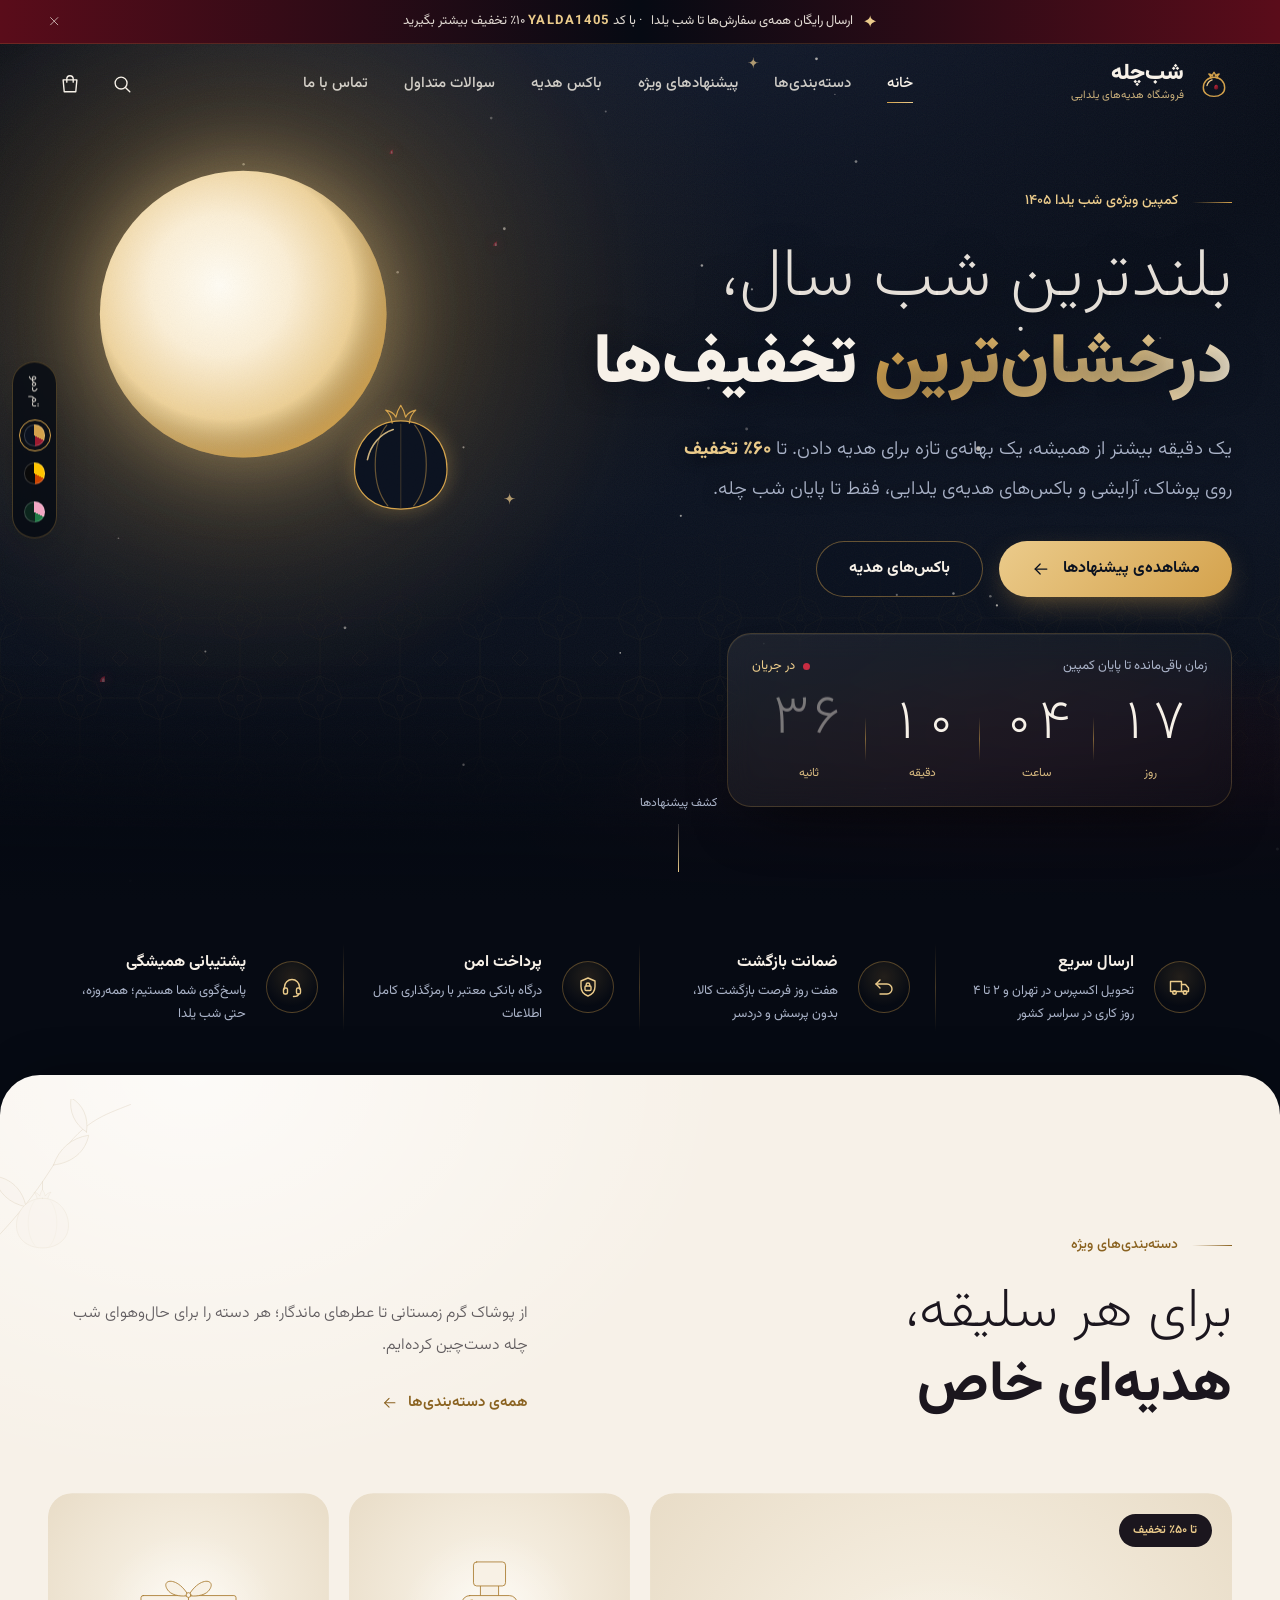
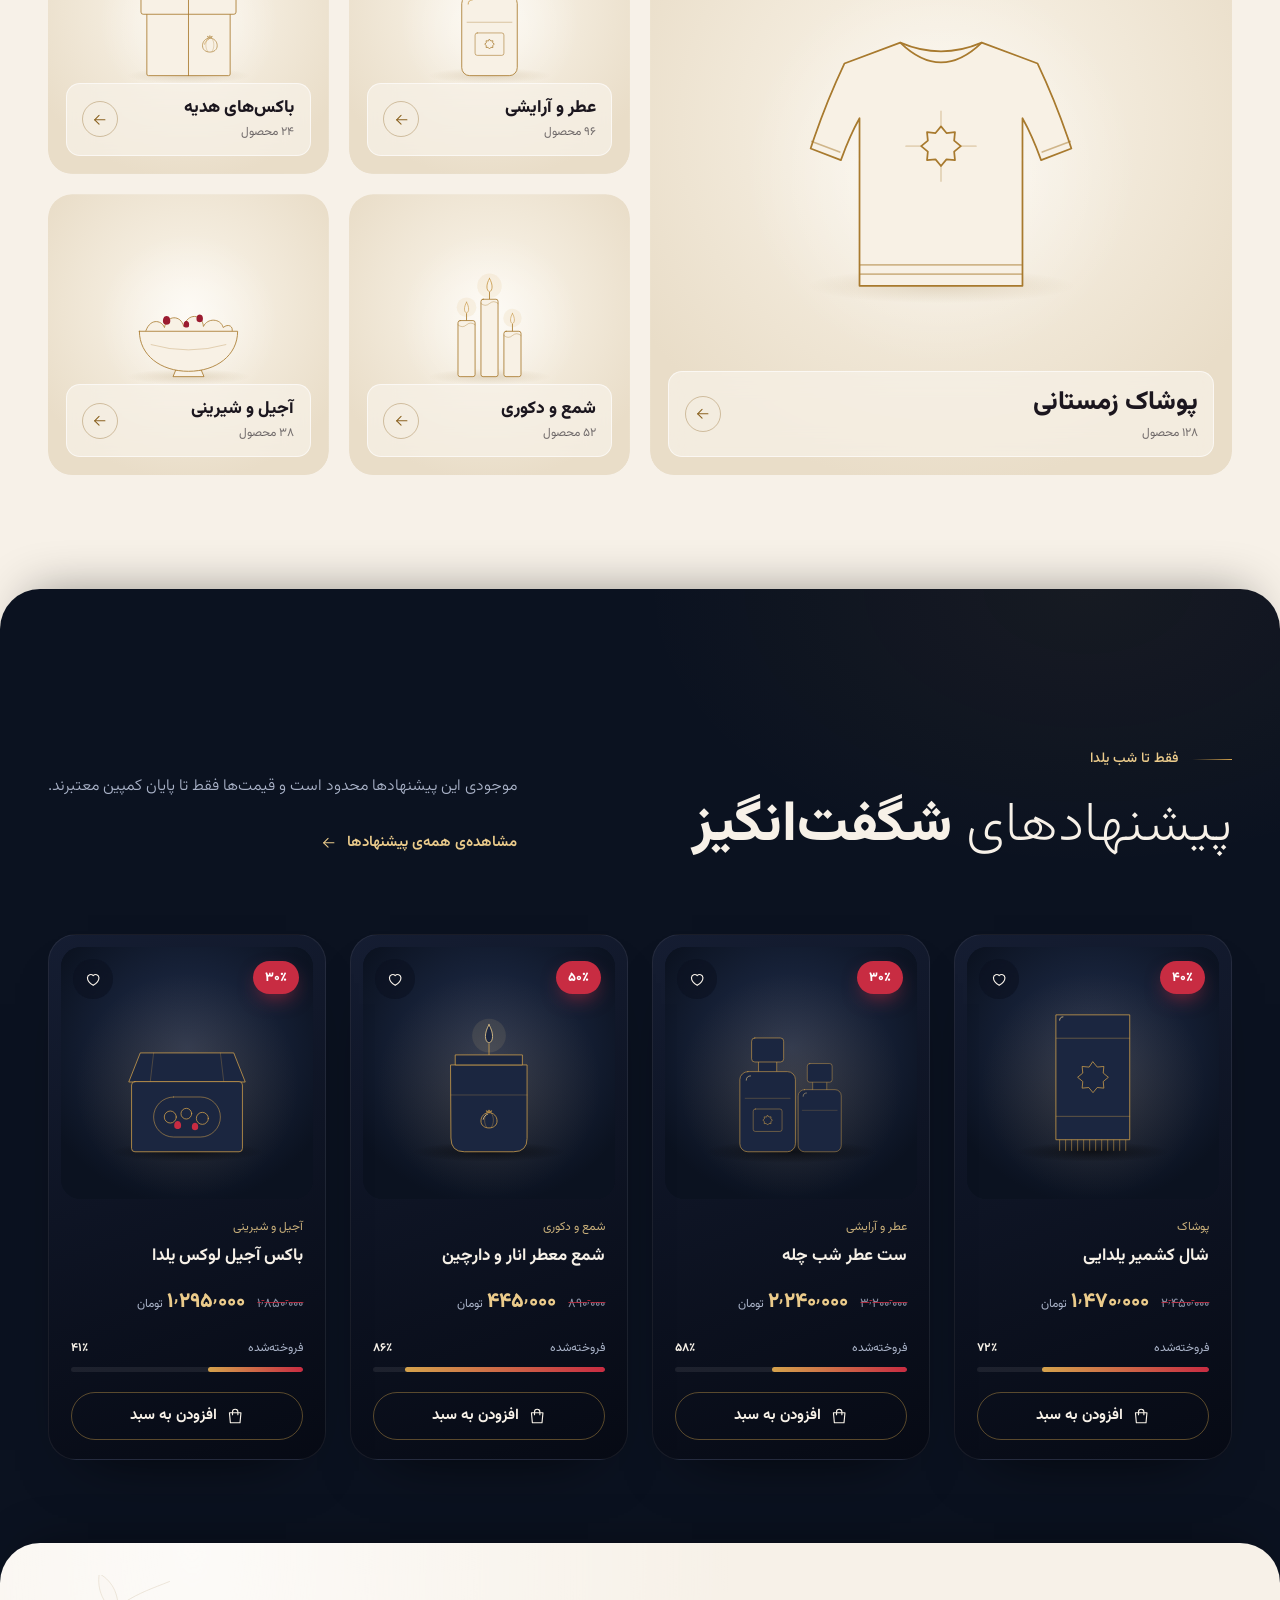
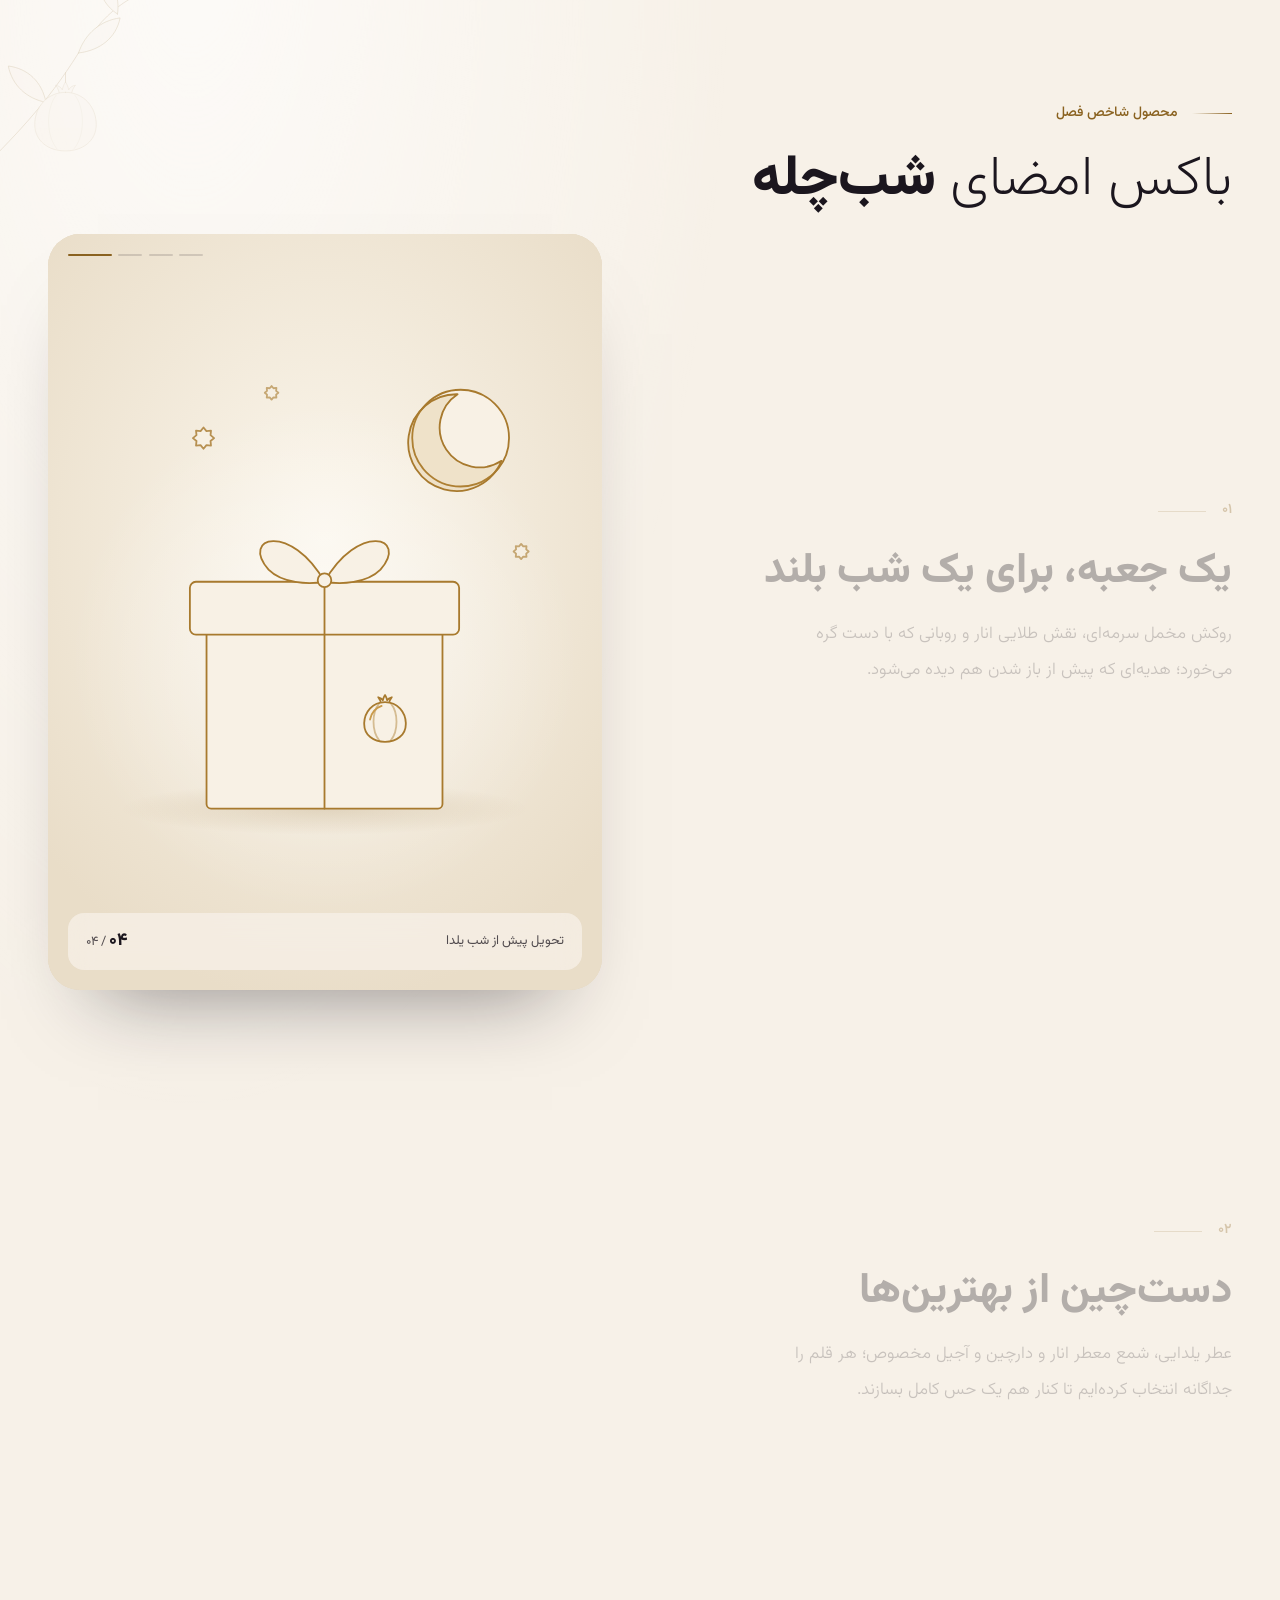
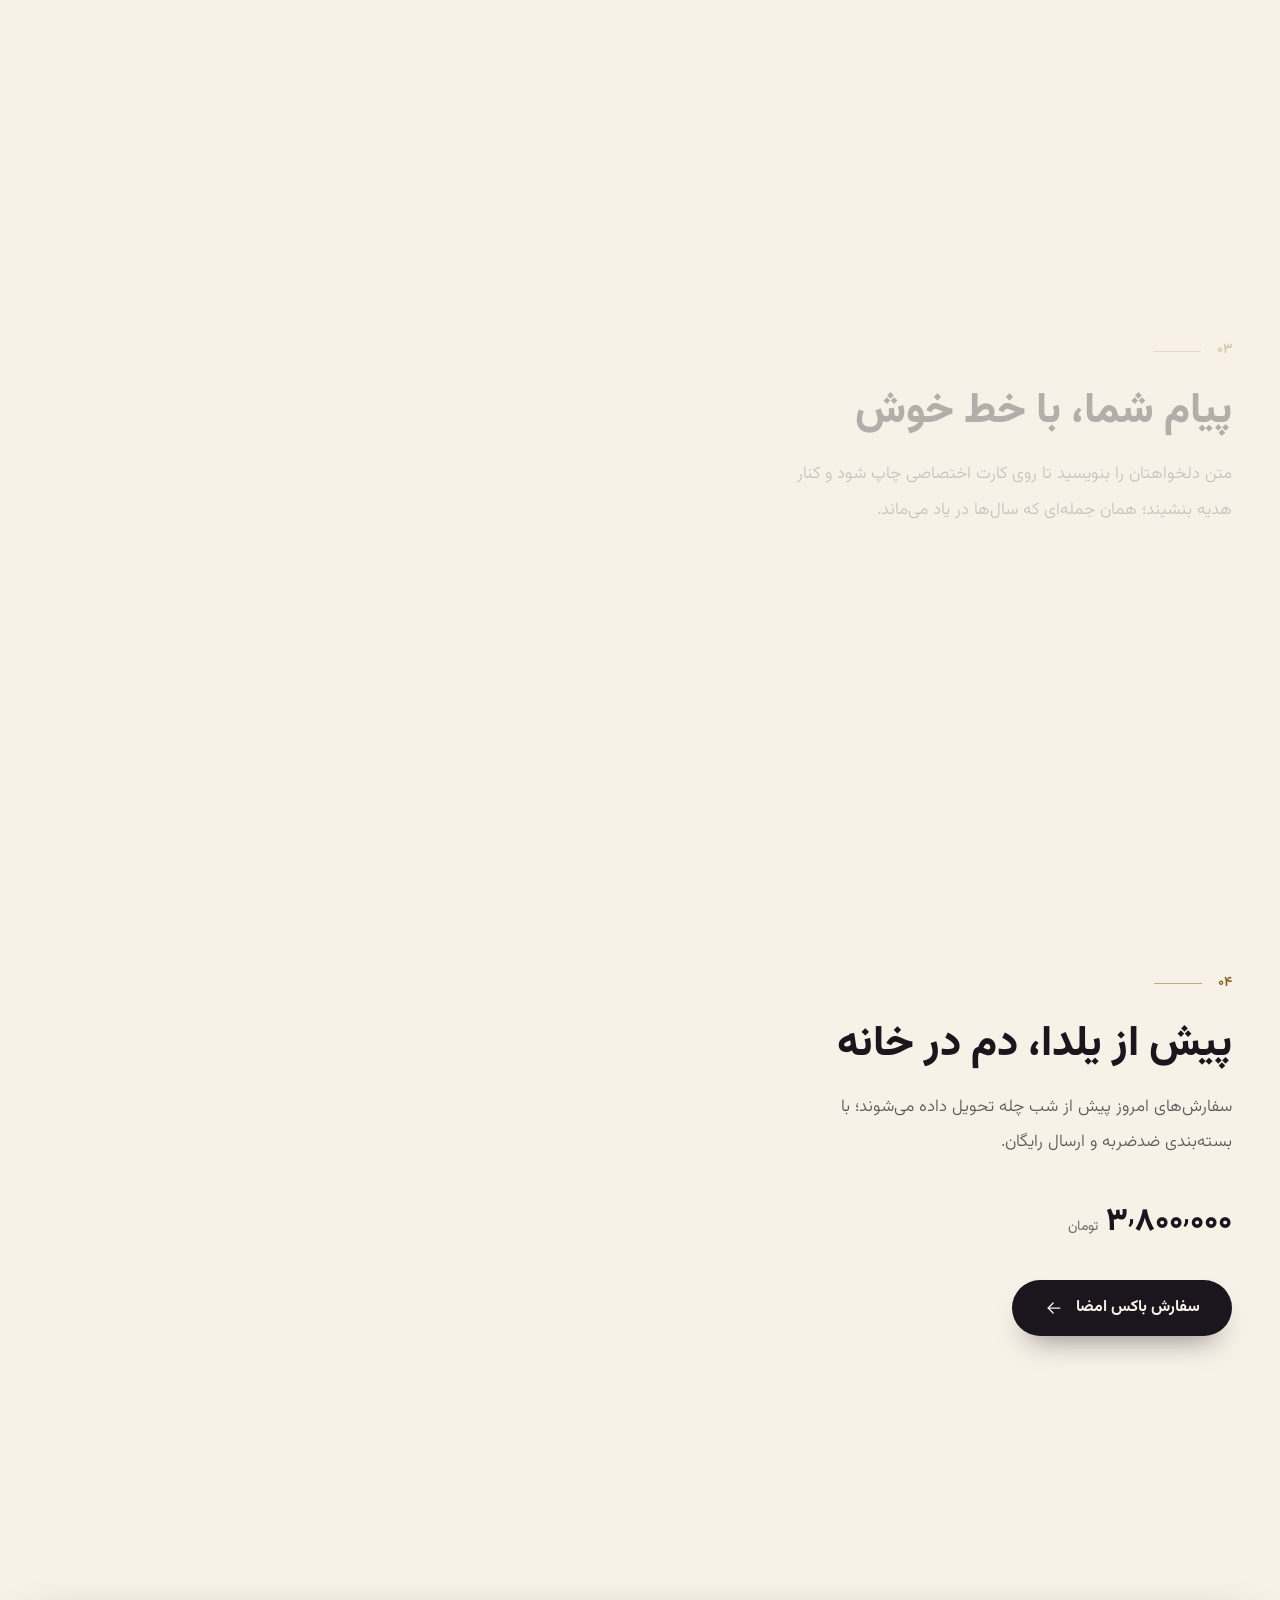
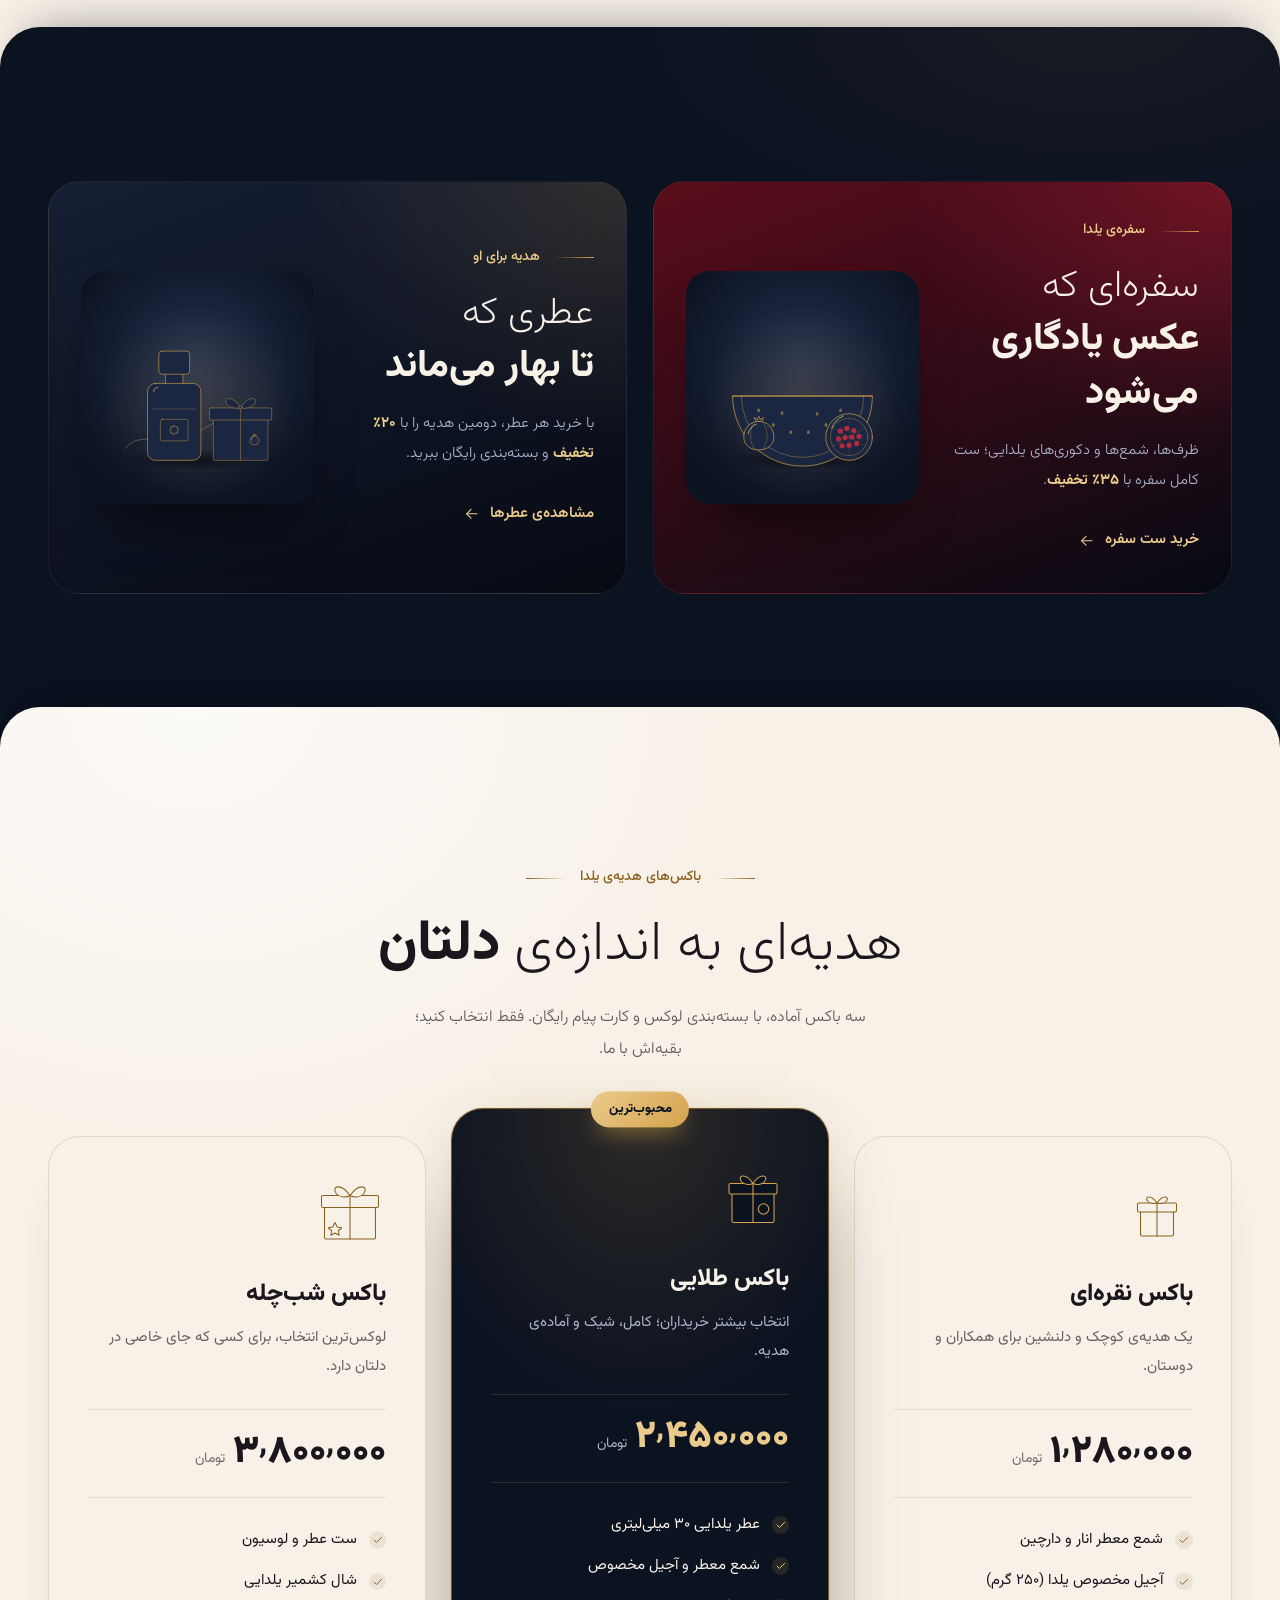
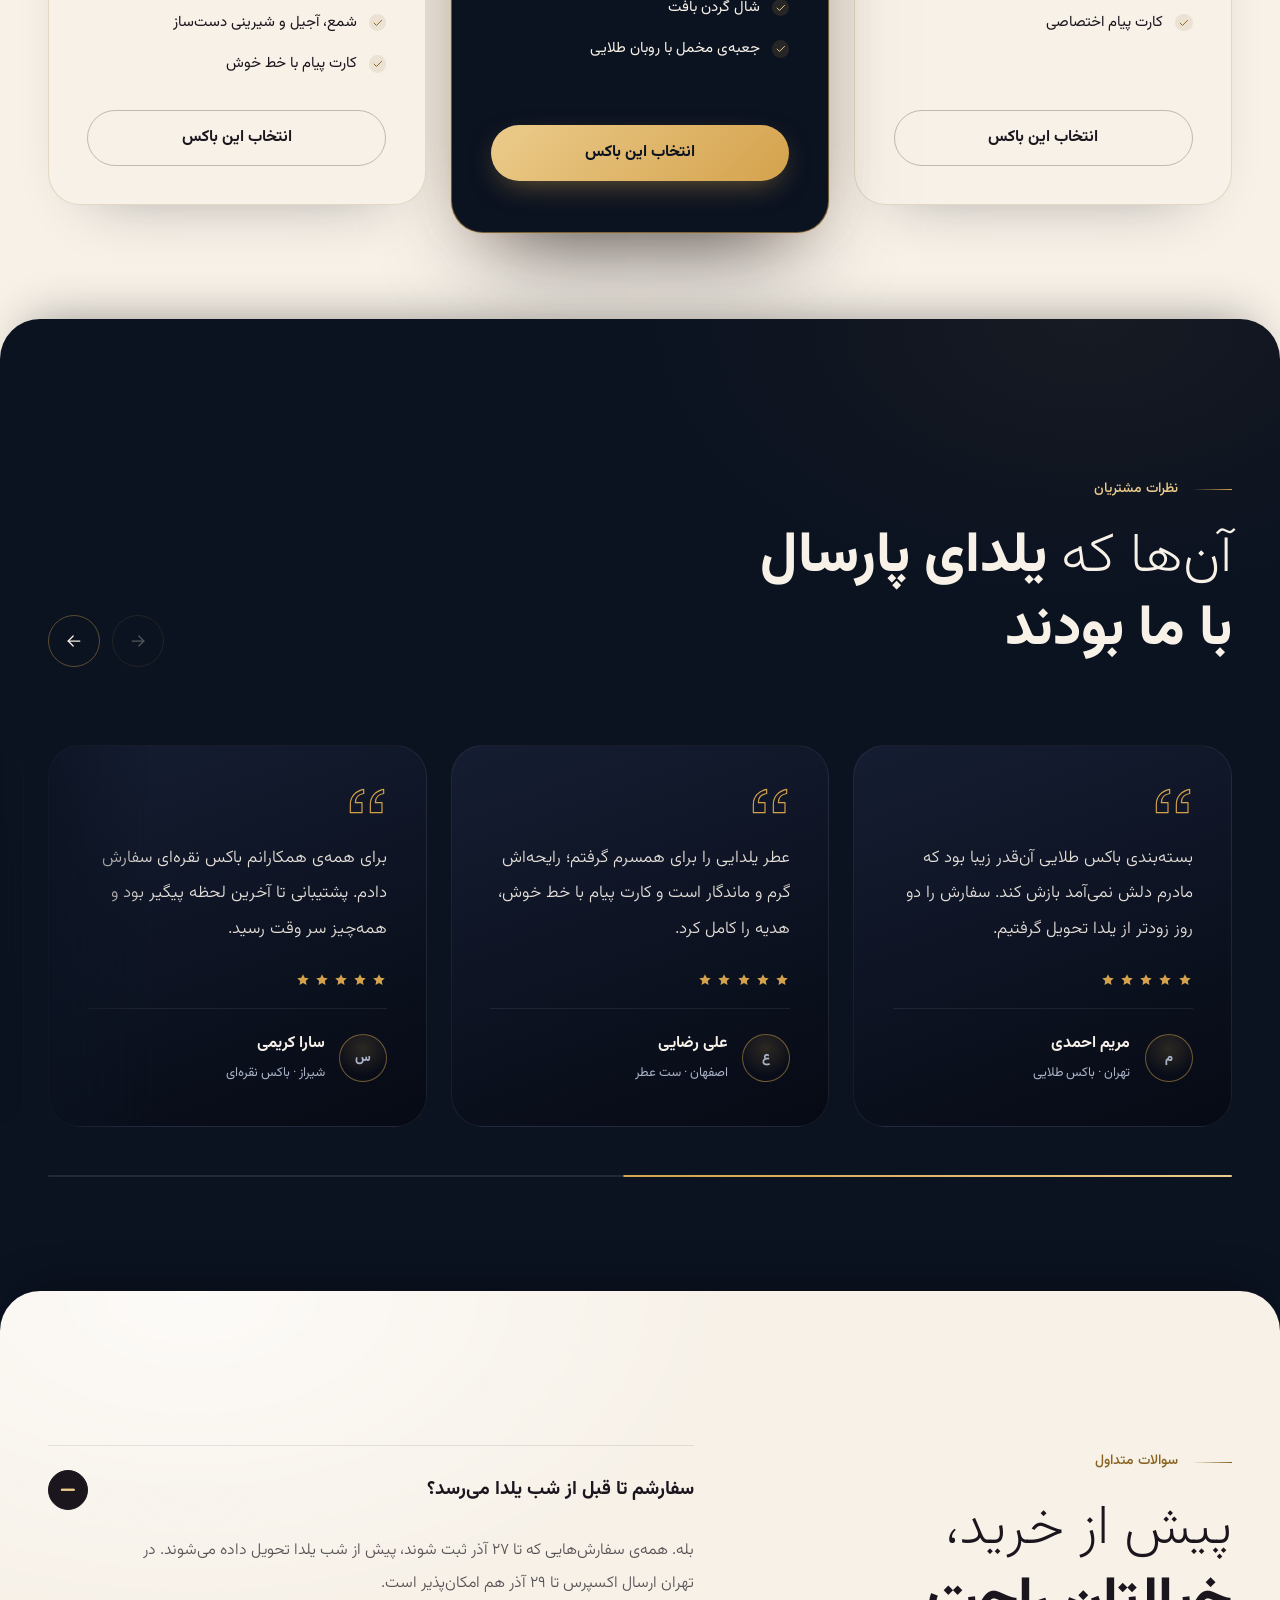
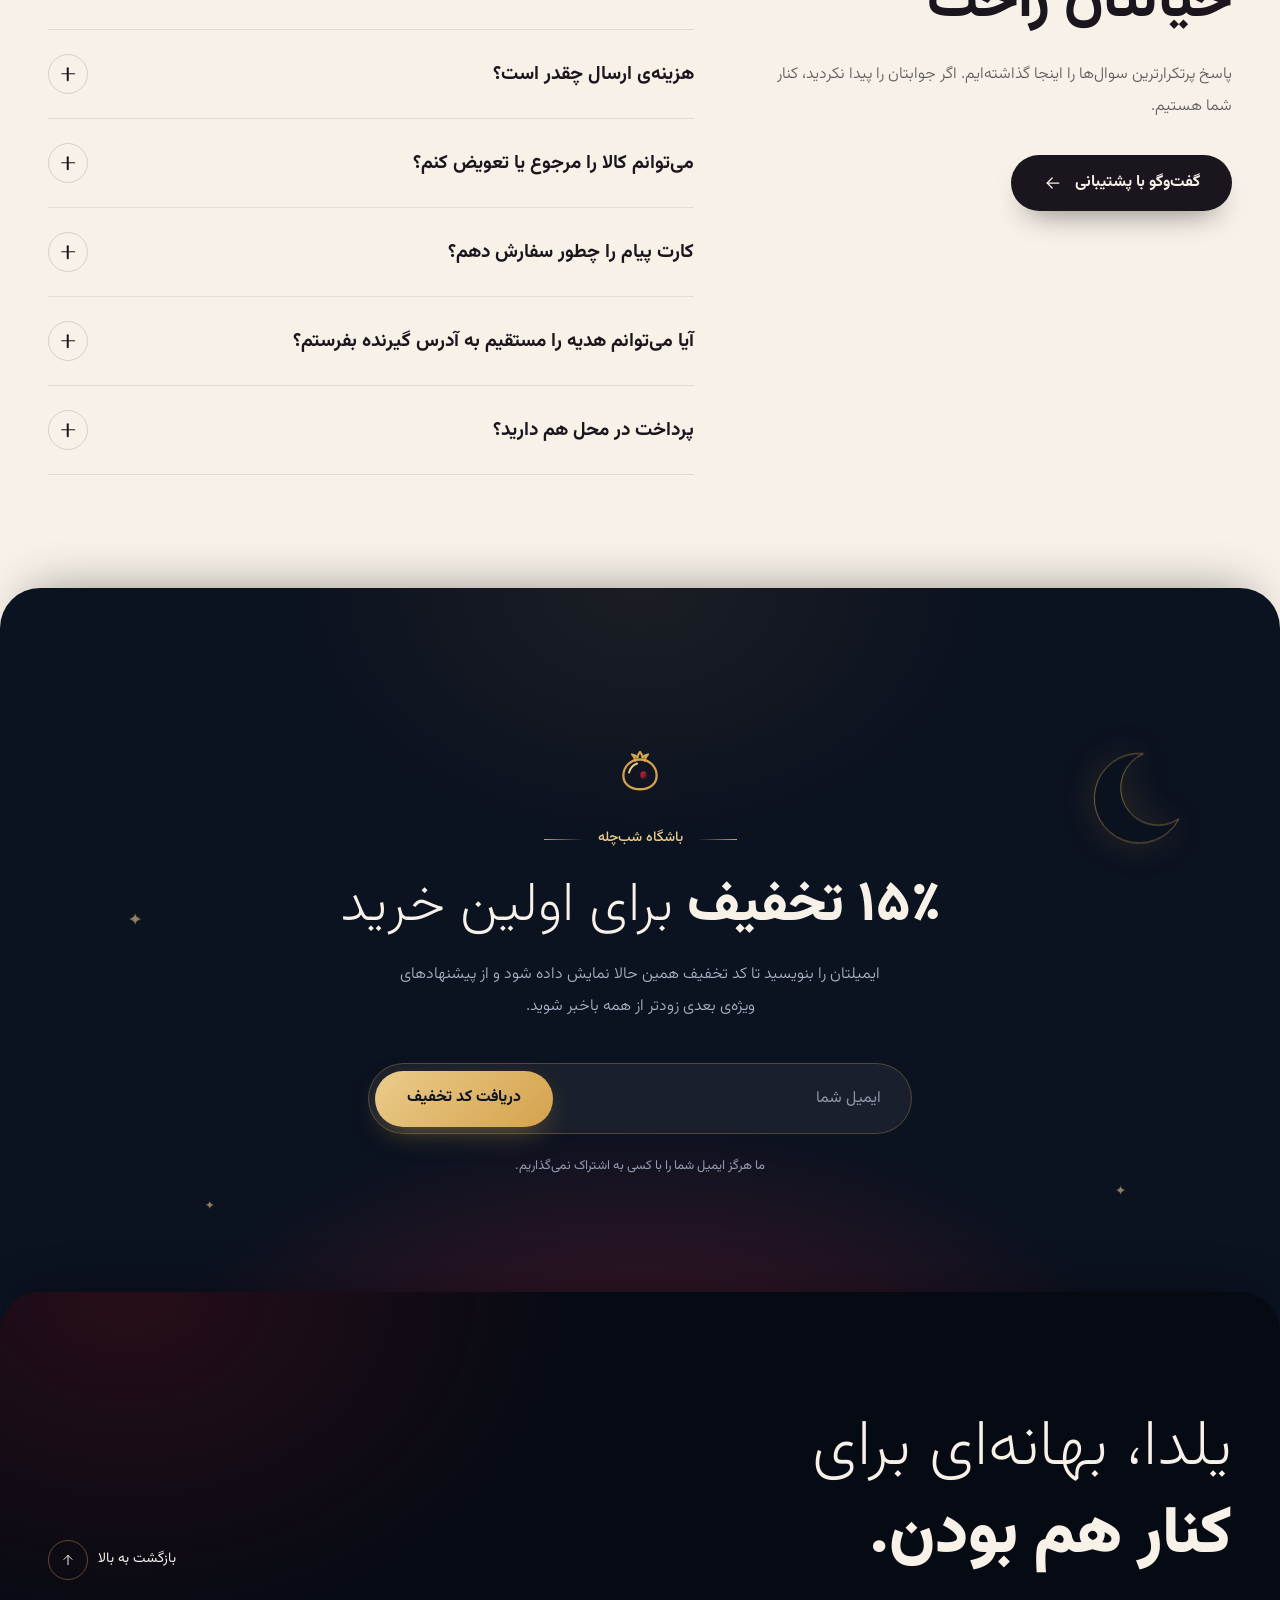
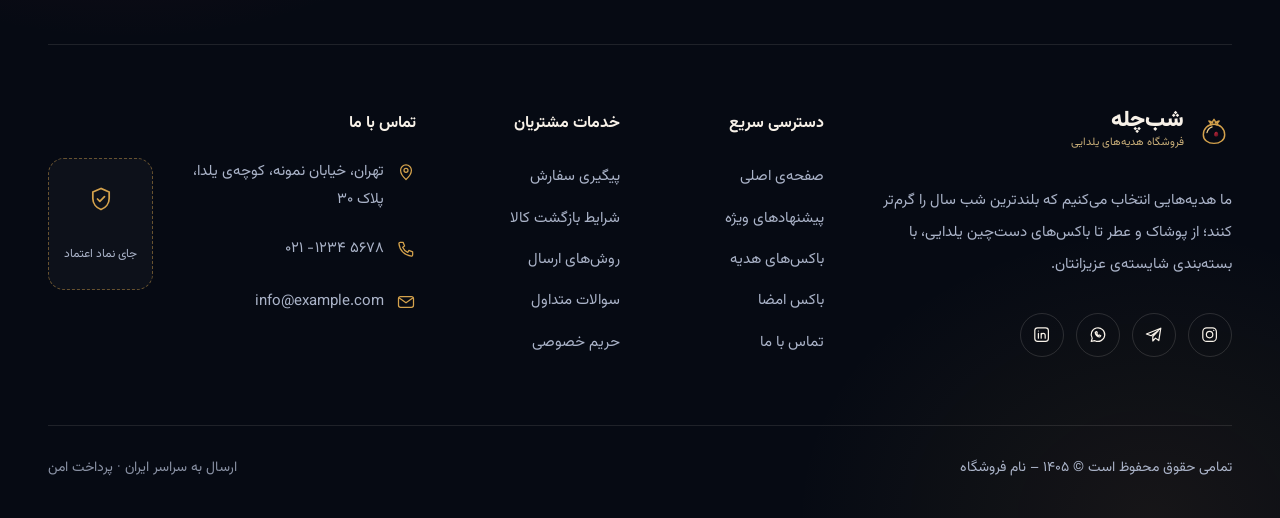
<file: index.html>
<!DOCTYPE html>
<html lang="fa" dir="rtl" class="no-js">
<head>
  <meta charset="UTF-8">
  <meta name="viewport" content="width=device-width, initial-scale=1">
  <script>document.documentElement.classList.replace('no-js', 'js');try{if(sessionStorage.getItem('shab-bar-closed'))document.documentElement.classList.add('bar-closed')}catch(e){}</script>

  <!-- ===== شروع: متاتگ‌های سئو (متن‌ها را با اطلاعات فروشگاه خود جایگزین کنید) ===== -->
  <title>شب‌چله | کمپین فروش ویژه‌ی یلدا</title>
  <meta name="description" content="کمپین ویژه‌ی شب یلدا؛ تا ۶۰٪ تخفیف روی پوشاک، لوازم آرایشی و باکس‌های هدیه‌ی یلدایی با ارسال رایگان تا شب چله.">
  <meta name="keywords" content="یلدا, شب چله, تخفیف یلدا, هدیه یلدا, باکس هدیه, فروش ویژه">
  <meta name="author" content="نام فروشگاه">
  <meta name="robots" content="index, follow">
  <meta name="theme-color" content="#0B1220">
  <meta name="generator" content="Shab-e Chelleh HTML Template 1.1.0">
  <!-- <link rel="canonical" href="https://example.com/"> آدرس کامل صفحه را اینجا بنویسید -->
  <!-- ===== پایان: متاتگ‌های سئو ===== -->

  <!-- ===== شروع: Open Graph (برای نمایش زیبا هنگام اشتراک لینک؛ آدرس‌ها را کامل کنید) ===== -->
  <meta property="og:type" content="website">
  <meta property="og:locale" content="fa_IR">
  <meta property="og:site_name" content="نام فروشگاه">
  <meta property="og:title" content="شب‌چله | کمپین فروش ویژه‌ی یلدا">
  <meta property="og:description" content="بلندترین شب سال، درخشان‌ترین تخفیف‌ها. تا ۶۰٪ تخفیف تا پایان شب چله.">
  <meta property="og:url" content="index.html">
  <meta property="og:image" content="assets/images/og-image.jpg">
  <meta property="og:image:width" content="1200">
  <meta property="og:image:height" content="630">
  <meta name="twitter:card" content="summary_large_image">
  <!-- ===== پایان: Open Graph ===== -->

  <link rel="icon" href="assets/images/favicon.svg" type="image/svg+xml">
  <link rel="apple-touch-icon" href="assets/images/apple-touch-icon.png">
  <!-- فونت وزیرمتن: بدون مسدود کردن نمایش صفحه لود می‌شود -->
  <link rel="preload" href="assets/css/fonts.css" as="style">
  <link rel="stylesheet" href="assets/css/fonts.css" media="print" onload="this.media='all'">
  <noscript><link rel="stylesheet" href="assets/css/fonts.css"></noscript>

  <!-- استایل‌ها: ترتیب مهم است؛ custom.css همیشه آخر لود می‌شود -->
  <link rel="stylesheet" href="assets/css/style.css">
  <link rel="stylesheet" href="assets/css/themes.css">
  <link rel="stylesheet" href="assets/css/custom.css">
</head>
<body>

  <!-- ===== شروع: اسپرایت آیکون‌ها و گرادیان‌های مشترک SVG (نمایش داده نمی‌شود) ===== -->
  <svg class="absolute h-0 w-0 overflow-hidden" aria-hidden="true" focusable="false">
    <defs>
      <radialGradient id="g-pom" cx="35%" cy="32%" r="75%">
        <stop offset="0" style="stop-color:rgb(var(--c-pomegranate-bright))"/>
        <stop offset=".55" style="stop-color:rgb(var(--c-pomegranate))"/>
        <stop offset="1" style="stop-color:rgb(var(--c-pomegranate-dark))"/>
      </radialGradient>
      <linearGradient id="g-seed" x1="0" y1="0" x2="1" y2="1">
        <stop offset="0" style="stop-color:rgb(var(--c-pomegranate-bright))"/>
        <stop offset="1" style="stop-color:rgb(var(--c-pomegranate-dark))"/>
      </linearGradient>
      <radialGradient id="g-moon" cx="42%" cy="40%" r="64%">
        <stop offset="0" style="stop-color:rgb(var(--c-moon-core))"/>
        <stop offset=".38" style="stop-color:rgb(var(--c-moon-mid))"/>
        <stop offset=".78" style="stop-color:rgb(var(--c-moon-rim))"/>
        <stop offset="1" style="stop-color:rgb(var(--c-moon-edge))"/>
      </radialGradient>
      <radialGradient id="g-moon-shade" cx="44%" cy="42%" r="62%">
        <stop offset=".72" stop-color="#000" stop-opacity="0"/>
        <stop offset="1" style="stop-color:rgb(var(--c-moon-edge))" stop-opacity=".45"/>
      </radialGradient>
    </defs>

    <symbol id="seed" viewBox="-12 -14 24 26">
      <path d="M0-12C7-12 10-4 8 4 6 10-6 10-8 4-10-4-7-12 0-12Z" fill="url(#g-seed)"/>
      <ellipse cx="-3" cy="-5" rx="2" ry="3.6" fill="#fff" opacity=".45"/>
    </symbol>

    <symbol id="logo-mark" viewBox="0 0 64 64">
      <g fill="none" style="stroke:rgb(var(--c-gold))" stroke-width="2.6" stroke-linecap="round" stroke-linejoin="round">
        <path d="M32 20c11 0 19 8.5 19 18.5 0 9.5-8 15.5-19 15.5s-19-6-19-15.5C13 28.5 21 20 32 20Z"/>
        <path d="M26.5 21.5c-.3-3-1.6-5.4-3.6-7.2 3 .4 5.1 1.8 6.1 3.6.5-2.7 1.5-4.8 3-6.6 1.5 1.8 2.5 3.9 3 6.6 1-1.8 3.1-3.2 6.1-3.6-2 1.8-3.3 4.2-3.6 7.2"/>
      </g>
      <path d="M19.5 35c1.2-5 4.6-8.8 9.2-10.4" fill="none" style="stroke:rgb(var(--c-gold-light))" stroke-width="2.2" stroke-linecap="round"/>
      <path d="M36 33.5c2.8 0 4.1 3.3 3.3 6.4-.7 2.5-5.9 2.5-6.6 0-.8-3.1.5-6.4 3.3-6.4Z" fill="url(#g-seed)"/>
    </symbol>

    <symbol id="i-bag" viewBox="0 0 24 24" fill="none" stroke="currentColor" stroke-width="1.5" stroke-linecap="round" stroke-linejoin="round">
      <path d="M4.5 7.5h15l-1.2 13h-12.6Z"/><path d="M8.5 10V6.5a3.5 3.5 0 0 1 7 0V10"/>
    </symbol>
    <symbol id="i-search" viewBox="0 0 24 24" fill="none" stroke="currentColor" stroke-width="1.5" stroke-linecap="round">
      <circle cx="11" cy="11" r="6.5"/><path d="m16 16 4.5 4.5"/>
    </symbol>
    <symbol id="i-arrow" viewBox="0 0 24 24" fill="none" stroke="currentColor" stroke-width="1.5" stroke-linecap="round" stroke-linejoin="round">
      <path d="M19 12H5"/><path d="m11 6-6 6 6 6"/>
    </symbol>
    <symbol id="i-arrow-up" viewBox="0 0 24 24" fill="none" stroke="currentColor" stroke-width="1.5" stroke-linecap="round" stroke-linejoin="round">
      <path d="M12 19V5"/><path d="m6 11 6-6 6 6"/>
    </symbol>
    <symbol id="i-instagram" viewBox="0 0 24 24" fill="none" stroke="currentColor" stroke-width="1.5">
      <rect x="3.5" y="3.5" width="17" height="17" rx="5"/><circle cx="12" cy="12" r="4"/><circle cx="17.2" cy="6.8" r=".8" fill="currentColor" stroke="none"/>
    </symbol>
    <symbol id="i-telegram" viewBox="0 0 24 24" fill="none" stroke="currentColor" stroke-width="1.5" stroke-linejoin="round">
      <path d="M21 4 3 11.2l6 2.2L18 7l-7 7.4V20l3.4-3.6L18.5 19.5Z"/>
    </symbol>
    <symbol id="i-whatsapp" viewBox="0 0 24 24" fill="none" stroke="currentColor" stroke-width="1.5" stroke-linejoin="round" stroke-linecap="round">
      <path d="M4 20.5 5.3 16.6A8.5 8.5 0 1 1 8.6 19.6Z"/><path d="M9 9.2c0 3 2.6 5.8 5.8 5.8l1.2-1.6-1.8-.9-1 .8a4.2 4.2 0 0 1-2.3-2.3l.8-1-.9-1.8Z"/>
    </symbol>
    <symbol id="i-linkedin" viewBox="0 0 24 24" fill="none" stroke="currentColor" stroke-width="1.5" stroke-linecap="round">
      <rect x="3.5" y="3.5" width="17" height="17" rx="3.5"/><path d="M8 10.5v6M8 7.5v.01M11.5 16.5v-6M11.5 13a2.5 2.5 0 0 1 5 0v3.5"/>
    </symbol>
    <symbol id="i-phone" viewBox="0 0 24 24" fill="none" stroke="currentColor" stroke-width="1.5" stroke-linejoin="round">
      <path d="M5 4h3.5l1.8 4.5-2.3 1.4a11 11 0 0 0 6.1 6.1l1.4-2.3L20 15.5V19a1.5 1.5 0 0 1-1.6 1.5A16.5 16.5 0 0 1 3.5 5.6 1.5 1.5 0 0 1 5 4Z"/>
    </symbol>
    <symbol id="i-mail" viewBox="0 0 24 24" fill="none" stroke="currentColor" stroke-width="1.5" stroke-linejoin="round">
      <rect x="3" y="5.5" width="18" height="13" rx="2.5"/><path d="m3.5 7 8.5 6 8.5-6"/>
    </symbol>
    <symbol id="i-pin" viewBox="0 0 24 24" fill="none" stroke="currentColor" stroke-width="1.5" stroke-linejoin="round">
      <path d="M12 21s-6.5-5.6-6.5-11a6.5 6.5 0 0 1 13 0c0 5.4-6.5 11-6.5 11Z"/><circle cx="12" cy="10" r="2.4"/>
    </symbol>
    <symbol id="i-close" viewBox="0 0 24 24" fill="none" stroke="currentColor" stroke-width="1.6" stroke-linecap="round">
      <path d="M6 6l12 12M18 6 6 18"/>
    </symbol>
    <symbol id="i-spark" viewBox="0 0 24 24" fill="currentColor">
      <path d="M12 2c.6 4.6 2.4 7.4 10 10-7.6 2.6-9.4 5.4-10 10-.6-4.6-2.4-7.4-10-10 7.6-2.6 9.4-5.4 10-10Z"/>
    </symbol>
    <symbol id="i-truck" viewBox="0 0 24 24" fill="none" stroke="currentColor" stroke-width="1.4" stroke-linecap="round" stroke-linejoin="round">
      <path d="M2.5 6.5h11v10h-11Z"/><path d="M13.5 9.5h4l3 3.5v3.5h-7"/><circle cx="6.5" cy="17.5" r="1.8"/><circle cx="17" cy="17.5" r="1.8"/>
    </symbol>
    <symbol id="i-return" viewBox="0 0 24 24" fill="none" stroke="currentColor" stroke-width="1.4" stroke-linecap="round" stroke-linejoin="round">
      <path d="M4 9h11a5 5 0 0 1 0 10H8"/><path d="m8 5-4 4 4 4"/>
    </symbol>
    <symbol id="i-shield" viewBox="0 0 24 24" fill="none" stroke="currentColor" stroke-width="1.4" stroke-linecap="round" stroke-linejoin="round">
      <path d="M12 3 5 6v5.5c0 4.3 3 8 7 9.5 4-1.5 7-5.2 7-9.5V6Z"/><rect x="9" y="11" width="6" height="4.5" rx="1"/><path d="M10.2 11V9.8a1.8 1.8 0 0 1 3.6 0V11"/>
    </symbol>
    <symbol id="i-headset" viewBox="0 0 24 24" fill="none" stroke="currentColor" stroke-width="1.4" stroke-linecap="round" stroke-linejoin="round">
      <path d="M4.5 14v-2a7.5 7.5 0 0 1 15 0v2"/><rect x="3.5" y="13" width="4" height="6" rx="1.5"/><rect x="16.5" y="13" width="4" height="6" rx="1.5"/><path d="M18.5 19c0 1.5-2 2.5-5 2.5"/>
    </symbol>
    <symbol id="i-heart" viewBox="0 0 24 24" fill="none" stroke="currentColor" stroke-width="1.5" stroke-linejoin="round">
      <path d="M12 20s-7.5-4.6-7.5-10A4.3 4.3 0 0 1 12 7.4 4.3 4.3 0 0 1 19.5 10c0 5.4-7.5 10-7.5 10Z"/>
    </symbol>
    <symbol id="i-star" viewBox="0 0 24 24" fill="currentColor">
      <path d="m12 3.2 2.6 5.5 6 .8-4.4 4.1 1.1 5.9L12 16.6l-5.3 2.9 1.1-5.9-4.4-4.1 6-.8Z"/>
    </symbol>
    <symbol id="i-check" viewBox="0 0 24 24" fill="none" stroke="currentColor" stroke-width="1.8" stroke-linecap="round" stroke-linejoin="round">
      <path d="m5 12.5 4.5 4.5L19 7.5"/>
    </symbol>
    <!-- تزئین خطی: شاخه‌ی انار (برگ‌ها و انار با رنگ زمینه پر می‌شوند تا خطوط پشتی دیده نشوند) -->
    <symbol id="orn-branch" viewBox="0 0 320 320" fill="none" stroke="currentColor" stroke-width="1" stroke-linecap="round" stroke-linejoin="round">
      <path d="M10 310C70 250 120 200 170 120S260 30 310 10"/>
      <path d="M92 172c-8-12-14-22-28-30M196 96c12-8 24-16 36-28" opacity=".6"/>
      <path d="M150 166V150"/>
      <g style="fill:var(--orn-fill, none)">
        <path d="M120 196c-30-6-52-26-58-56 30 4 52 24 58 56Z"/>
        <path d="M170 120c10-30 34-50 64-54-6 30-30 50-64 54Z"/>
        <path d="M230 60c-22-14-32-38-28-62 22 12 32 36 28 62Z"/>
        <g transform="translate(150 230) scale(.55) translate(-100 -140)">
          <path d="M84 60c-1-12-5-22-12-30 10 2 16 7 19 13 2-9 5-16 9-22 4 6 7 13 9 22 3-6 9-11 19-13-7 8-11 18-12 30Z"/>
          <path d="M100 50c52 0 86 42 86 90 0 46-38 74-86 74S14 186 14 140c0-48 34-90 86-90Z"/>
          <path d="M74 58c-28 34-30 112 2 150M126 58c28 34 30 112-2 150" fill="none" opacity=".5"/>
        </g>
      </g>
    </symbol>
  </svg>
  <!-- ===== پایان: اسپرایت آیکون‌ها ===== -->

  <a class="skip-link" href="#main">پرش به محتوای اصلی</a>

  <!-- ===== شروع: نوار اعلان بالا (قابل بستن) ===== -->
  <div class="announce-bar" data-announce role="region" aria-label="اطلاعیه‌ی فروشگاه">
    <div class="container-lux announce-inner">
      <p>
        <svg class="spark" aria-hidden="true"><use href="#i-spark"/></svg>
        <span>ارسال رایگان همه‌ی سفارش‌ها تا شب یلدا</span>
        <span class="hidden md:inline">· با کد <span class="announce-code" dir="ltr">YALDA1405</span> ۱۰٪ تخفیف بیشتر بگیرید</span>
      </p>
      <button type="button" class="announce-close" data-announce-close aria-label="بستن اطلاعیه">
        <svg aria-hidden="true"><use href="#i-close"/></svg>
      </button>
    </div>
  </div>
  <!-- ===== پایان: نوار اعلان بالا ===== -->

  <!-- ===== شروع: هدر شیشه‌ای ===== -->
  <header class="site-header" id="site-header">
    <div class="header-inner container-lux flex items-center justify-between gap-6">
      <a href="index.html" class="logo">
        <svg class="logo-mark" aria-hidden="true"><use href="#logo-mark"/></svg>
        <span>
          <span class="logo-name">شب‌چله</span>
          <span class="logo-tag">فروشگاه هدیه‌های یلدایی</span>
        </span>
      </a>

      <nav class="hidden lg:block" aria-label="منوی اصلی">
        <ul class="flex items-center gap-9">
          <li><a class="nav-link" href="index.html" aria-current="page">خانه</a></li>
          <li><a class="nav-link" href="#categories">دسته‌بندی‌ها</a></li>
          <li><a class="nav-link" href="#offers">پیشنهادهای ویژه</a></li>
          <li><a class="nav-link" href="#gift-boxes">باکس هدیه</a></li>
          <li><a class="nav-link" href="#faq">سوالات متداول</a></li>
          <li><a class="nav-link" href="contact.html">تماس با ما</a></li>
        </ul>
      </nav>

      <div class="flex items-center gap-1 sm:gap-2">
        <a href="#" class="icon-btn hidden sm:inline-grid" aria-label="جستجو">
          <svg aria-hidden="true"><use href="#i-search"/></svg>
        </a>
        <button type="button" class="icon-btn" data-cart-open aria-haspopup="dialog" aria-controls="mini-cart" aria-expanded="false" aria-label="سبد خرید">
          <svg aria-hidden="true"><use href="#i-bag"/></svg>
          <span class="cart-badge" data-cart-count hidden>۰</span>
        </button>
        <button type="button" class="icon-btn menu-toggle lg:hidden" data-menu-toggle aria-expanded="false" aria-controls="mobile-menu" aria-label="باز کردن منو">
          <span aria-hidden="true">
            <span class="bar"></span>
            <span class="bar"></span>
          </span>
        </button>
      </div>
    </div>
  </header>

  <!-- منوی موبایل تمام‌صفحه -->
  <div class="mobile-menu lg:hidden" id="mobile-menu" data-mobile-menu inert>
    <nav aria-label="منوی موبایل">
      <ul>
        <li><a class="m-link" style="--i:0" href="index.html" aria-current="page"><small>۰۱</small>خانه</a></li>
        <li><a class="m-link" style="--i:1" href="#categories"><small>۰۲</small>دسته‌بندی‌ها</a></li>
        <li><a class="m-link" style="--i:2" href="#offers"><small>۰۳</small>پیشنهادهای ویژه</a></li>
        <li><a class="m-link" style="--i:3" href="#gift-boxes"><small>۰۴</small>باکس هدیه</a></li>
        <li><a class="m-link" style="--i:4" href="#faq"><small>۰۵</small>سوالات متداول</a></li>
        <li><a class="m-link" style="--i:5" href="contact.html"><small>۰۶</small>تماس با ما</a></li>
      </ul>
    </nav>
    <p class="mt-auto pt-10 text-sm text-mist">ارسال رایگان همه‌ی سفارش‌ها تا شب یلدا</p>
  </div>
  <!-- ===== پایان: هدر شیشه‌ای ===== -->

  <!-- ===== شروع: سبد خرید کشویی (mini-cart) =====
       سبد فقط سمت کاربر و نمایشی است و در حافظه‌ی مرورگر (localStorage) ذخیره می‌شود.
       برای پرداخت واقعی، آن را به فروشگاه یا سیستم سفارش خود وصل کنید (راهنما را ببینید). -->
  <div class="cart-overlay" data-cart-overlay></div>
  <div class="mini-cart" id="mini-cart" role="dialog" aria-modal="true" aria-labelledby="mini-cart-title" data-mini-cart inert>
    <div class="mini-cart-head">
      <h2 id="mini-cart-title">سبد خرید <span class="mini-cart-count" data-cart-heading-count></span></h2>
      <button type="button" class="mini-cart-close" data-cart-close aria-label="بستن سبد خرید">
        <svg aria-hidden="true"><use href="#i-close"/></svg>
      </button>
    </div>

    <div class="mini-cart-body">
      <ul class="cart-items" role="list" data-cart-items aria-label="کالاهای سبد خرید"></ul>

      <div class="cart-empty" data-cart-empty>
        <svg class="cart-empty-art" viewBox="0 0 120 120" aria-hidden="true">
          <rect x="30" y="58" width="60" height="44" rx="3"/>
          <rect x="25" y="46" width="70" height="14" rx="3"/>
          <path class="cart-empty-line" d="M60 46v56"/>
          <path d="M60 46c-9-14-22-11-15-2 3 3 10 3 15 2Zm0 0c9-14 22-11 15-2-3 3-10 3-15 2Z"/>
          <circle cx="60" cy="45" r="3"/>
        </svg>
        <p class="cart-empty-title">سبد خرید شما خالی است</p>
        <p class="cart-empty-text">هنوز هدیه‌ای برای شب یلدا انتخاب نکرده‌اید.</p>
        <a href="index.html#offers" class="btn btn-gold" data-cart-browse>مشاهده‌ی پیشنهادها</a>
      </div>
    </div>

    <div class="mini-cart-foot" data-cart-foot>
      <div class="cart-total">
        <span>جمع کل</span>
        <p><span class="cart-total-amount" data-cart-total data-price>۰</span> <span class="currency">تومان</span></p>
      </div>
      <p class="cart-note">ارسال رایگان تا شب یلدا؛ هزینه‌ی نهایی در مرحله‌ی پرداخت محاسبه می‌شود.</p>
      <!-- لینک زیر را به صفحه‌ی پرداخت (checkout) فروشگاه خود وصل کنید -->
      <a href="#" class="btn btn-gold w-full">
        ادامه‌ی فرایند خرید
        <svg aria-hidden="true"><use href="#i-arrow"/></svg>
      </a>
      <button type="button" class="cart-continue" data-cart-close>ادامه‌ی خرید</button>
    </div>
    <p class="sr-only" aria-live="polite" data-cart-status></p>
  </div>
  <!-- ===== پایان: سبد خرید کشویی ===== -->

  <main id="main">

    <!-- ===== شروع: هیروی سینمایی ===== -->
    <section class="hero" id="top" aria-labelledby="hero-title">

      <!-- لایه‌های تزئینی پس‌زمینه (ماه، ستاره‌ها، انار، نقش‌مایه) -->
      <div class="hero-bg" aria-hidden="true">
        <div class="stars stars-far parallax-layer hero-fade" data-parallax="0.06" data-pointer="6" style="--d:100ms">
          <svg viewBox="0 0 1440 820" preserveAspectRatio="xMidYMid slice" class="fill-cream"><circle cx="0" cy="755" r="0.67" opacity="0.34"/><circle cx="767" cy="270" r="0.95" opacity="0.59"/><circle cx="986" cy="521" r="0.99" opacity="0.36"/><circle cx="1019" cy="572" r="0.53" opacity="0.56"/><circle cx="1328" cy="662" r="0.57" opacity="0.48"/><circle cx="991" cy="528" r="0.85" opacity="0.66"/><circle class="twinkle" style="animation-delay:1.3s" cx="536" cy="275" r="1.00" opacity="0.40"/><circle cx="617" cy="242" r="1.06" opacity="0.50"/><circle cx="1264" cy="48" r="0.66" opacity="0.50"/><circle cx="607" cy="158" r="1.05" opacity="0.27"/><circle class="twinkle" style="animation-delay:1.8s" cx="496" cy="545" r="1.05" opacity="0.48"/><circle cx="408" cy="299" r="0.75" opacity="0.40"/><circle cx="884" cy="191" r="1.04" opacity="0.46"/><circle cx="915" cy="520" r="0.81" opacity="0.48"/><circle cx="1353" cy="325" r="0.92" opacity="0.36"/><circle cx="505" cy="271" r="0.73" opacity="0.61"/><circle class="twinkle" style="animation-delay:0.4s" cx="160" cy="672" r="0.55" opacity="0.43"/><circle cx="1435" cy="180" r="0.88" opacity="0.31"/><circle cx="854" cy="113" r="1.05" opacity="0.65"/><circle class="twinkle" style="animation-delay:1.1s" cx="1275" cy="744" r="0.96" opacity="0.37"/><circle cx="109" cy="1" r="0.87" opacity="0.35"/><circle class="twinkle" style="animation-delay:1.7s" cx="705" cy="564" r="0.64" opacity="0.65"/><circle cx="1288" cy="97" r="0.79" opacity="0.25"/><circle class="twinkle" style="animation-delay:4.4s" cx="917" cy="756" r="0.51" opacity="0.66"/><circle class="twinkle" style="animation-delay:2.5s" cx="814" cy="557" r="0.66" opacity="0.35"/><circle cx="75" cy="631" r="0.92" opacity="0.57"/><circle cx="47" cy="90" r="1.05" opacity="0.31"/><circle cx="1286" cy="30" r="1.03" opacity="0.64"/><circle cx="1374" cy="627" r="0.75" opacity="0.36"/><circle cx="1270" cy="327" r="0.64" opacity="0.43"/><circle cx="805" cy="288" r="0.87" opacity="0.58"/><circle cx="1044" cy="347" r="0.62" opacity="0.39"/><circle class="twinkle" style="animation-delay:2.9s" cx="1432" cy="519" r="1.02" opacity="0.66"/><circle cx="195" cy="408" r="0.83" opacity="0.60"/><circle cx="694" cy="153" r="0.77" opacity="0.32"/><circle cx="751" cy="460" r="0.80" opacity="0.59"/><circle class="twinkle" style="animation-delay:3.3s" cx="1081" cy="21" r="0.68" opacity="0.49"/><circle class="twinkle" style="animation-delay:3.5s" cx="419" cy="193" r="0.90" opacity="0.44"/><circle cx="1185" cy="751" r="1.05" opacity="0.56"/><circle cx="36" cy="625" r="0.86" opacity="0.58"/><circle class="twinkle" style="animation-delay:0.0s" cx="53" cy="111" r="0.55" opacity="0.30"/><circle class="twinkle" style="animation-delay:3.0s" cx="871" cy="776" r="0.62" opacity="0.31"/><circle cx="350" cy="374" r="1.10" opacity="0.44"/><circle class="twinkle" style="animation-delay:3.6s" cx="1115" cy="325" r="0.75" opacity="0.28"/><circle class="twinkle" style="animation-delay:0.9s" cx="1403" cy="125" r="1.06" opacity="0.48"/><circle cx="868" cy="140" r="0.55" opacity="0.37"/><circle cx="801" cy="394" r="1.10" opacity="0.28"/><circle class="twinkle" style="animation-delay:1.1s" cx="453" cy="3" r="0.50" opacity="0.44"/><circle cx="1331" cy="638" r="0.96" opacity="0.45"/><circle cx="1386" cy="657" r="0.90" opacity="0.51"/><circle cx="586" cy="408" r="0.80" opacity="0.51"/><circle cx="958" cy="519" r="0.94" opacity="0.65"/><circle cx="1423" cy="359" r="0.79" opacity="0.68"/><circle cx="515" cy="65" r="0.71" opacity="0.65"/><circle class="twinkle" style="animation-delay:3.6s" cx="1063" cy="783" r="0.97" opacity="0.34"/><circle cx="150" cy="751" r="0.98" opacity="0.54"/><circle cx="772" cy="363" r="1.02" opacity="0.50"/><circle class="twinkle" style="animation-delay:2.7s" cx="390" cy="563" r="0.76" opacity="0.43"/><circle cx="333" cy="737" r="0.99" opacity="0.40"/><circle class="twinkle" style="animation-delay:0.6s" cx="1263" cy="95" r="0.68" opacity="0.66"/><circle class="twinkle" style="animation-delay:1.0s" cx="572" cy="18" r="0.92" opacity="0.65"/><circle cx="1364" cy="574" r="0.61" opacity="0.30"/><circle class="twinkle" style="animation-delay:1.5s" cx="23" cy="666" r="0.85" opacity="0.59"/><circle cx="1029" cy="783" r="0.83" opacity="0.51"/><circle class="twinkle" style="animation-delay:2.8s" cx="1012" cy="602" r="0.86" opacity="0.30"/><circle cx="324" cy="477" r="0.65" opacity="0.35"/><circle class="twinkle" style="animation-delay:3.1s" cx="906" cy="667" r="0.64" opacity="0.66"/><circle class="twinkle" style="animation-delay:4.1s" cx="586" cy="649" r="0.90" opacity="0.61"/><circle cx="721" cy="675" r="0.75" opacity="0.64"/><circle cx="1047" cy="744" r="1.01" opacity="0.34"/></svg>
        </div>
        <div class="stars parallax-layer hero-fade" data-parallax="0.14" data-pointer="14" style="--d:300ms">
          <svg viewBox="0 0 1440 820" preserveAspectRatio="xMidYMid slice" class="fill-cream"><path class="twinkle" d="M223 97Q223 103 229 103Q223 103 223 109Q223 103 217 103Q223 103 223 97Z" style="animation-delay:0.3s;fill:rgb(var(--c-gold-light))" opacity="0.93"/><circle class="twinkle" style="animation-delay:0.1s" cx="1355" cy="713" r="1.87" opacity="0.62"/><path class="twinkle" d="M806 111.6Q806 116 810.4 116Q806 116 806 120.4Q806 116 801.6 116Q806 116 806 111.6Z" style="animation-delay:0.2s;fill:rgb(var(--c-gold-light))" opacity="0.72"/><circle cx="135" cy="516" r="1.47" opacity="0.86"/><circle cx="1009" cy="318" r="1.59" opacity="0.93"/><circle class="twinkle" style="animation-delay:3.3s" cx="1025" cy="495" r="1.74" opacity="0.58"/><path class="twinkle" d="M621 442.5Q621 447 625.5 447Q621 447 621 451.5Q621 447 616.5 447Q621 447 621 442.5Z" style="animation-delay:0.3s;fill:rgb(var(--c-gold-light))" opacity="0.72"/><path class="twinkle" d="M510 279Q510 283 514 283Q510 283 510 287Q510 283 506 283Q510 283 510 279Z" style="animation-delay:0.2s;fill:rgb(var(--c-gold-light))" opacity="0.79"/><circle class="twinkle" style="animation-delay:1.8s" cx="1204" cy="713" r="1.14" opacity="0.85"/><circle cx="1147" cy="10" r="1.89" opacity="0.59"/><circle class="twinkle" style="animation-delay:3.9s" cx="48" cy="142" r="1.70" opacity="0.84"/><circle cx="458" cy="377" r="1.34" opacity="0.61"/><circle cx="977" cy="409" r="1.79" opacity="0.87"/><path class="twinkle" d="M1397 562.7Q1397 567 1401.3 567Q1397 567 1397 571.3Q1397 567 1392.7 567Q1397 567 1397 562.7Z" style="animation-delay:3.9s;fill:rgb(var(--c-gold-light))" opacity="0.82"/><circle cx="1217" cy="540" r="1.75" opacity="0.71"/><circle class="twinkle" style="animation-delay:3.7s" cx="61" cy="190" r="1.26" opacity="0.51"/></svg>
        </div>

        <!-- ماه: کره‌ی نورانی نرم + پرتره‌ی خطی انار در کنار آن (یک ترکیب واحد) -->
        <div class="moon-wrap parallax-layer hero-fade" data-parallax="0.18" data-pointer="14" style="--d:200ms">
          <div class="moon-glow"></div>
          <svg class="moon" viewBox="0 0 400 400">
            <defs>
              <clipPath id="moon-clip"><circle cx="200" cy="200" r="160"/></clipPath>
              <filter id="moon-noise" x="0" y="0" width="100%" height="100%">
                <feTurbulence type="fractalNoise" baseFrequency=".85" numOctaves="2" stitchTiles="stitch"/>
                <feColorMatrix type="saturate" values="0"/>
              </filter>
            </defs>
            <circle cx="200" cy="200" r="160" fill="url(#g-moon)"/>
            <rect width="400" height="400" clip-path="url(#moon-clip)" filter="url(#moon-noise)" opacity=".06"/>
            <circle cx="200" cy="200" r="160" fill="url(#g-moon-shade)"/>
          </svg>

          <!-- انار خطی طلایی؛ عنصر فرعی کنار ماه -->
          <div class="moon-pomegranate parallax-layer hidden md:block" data-pointer="8">
            <svg viewBox="0 0 200 224" fill="none" stroke-linecap="round" stroke-linejoin="round">
              <path class="pom-body" d="M100 50c52 0 86 42 86 90 0 46-38 74-86 74S14 186 14 140c0-48 34-90 86-90Z"/>
              <g class="pom-line">
                <path d="M100 50c52 0 86 42 86 90 0 46-38 74-86 74S14 186 14 140c0-48 34-90 86-90Z"/>
                <path d="M84 54c-1-10-5-18-12-24 10 2 16 7 19 13 2-9 5-16 9-22 4 6 7 13 9 22 3-6 9-11 19-13-7 6-11 14-12 24"/>
                <path d="M74 58c-28 34-30 112 2 150" opacity=".45"/>
                <path d="M126 58c28 34 30 112-2 150" opacity=".45"/>
                <path d="M100 56v156" opacity=".2"/>
              </g>
              <path class="pom-shine" d="M38 122c6-28 24-48 48-56"/>
            </svg>
          </div>
        </div>

        <div class="hero-pattern-wrap"><div class="hero-pattern"></div></div>

        <!-- ذره‌های نور اناری -->
        <div class="hero-seed parallax-layer hidden md:block" data-parallax="0.4" data-pointer="26" style="left:38%;top:26%;--s:.7rem;--fd:8s;--fdl:-1s">
          <svg viewBox="-12 -14 24 26"><use href="#seed"/></svg>
        </div>
        <div class="hero-seed parallax-layer hidden md:block" data-parallax="0.28" data-pointer="18" style="left:7%;top:74%;--s:.95rem;--fd:10s;--fdl:-4s">
          <svg viewBox="-12 -14 24 26"><use href="#seed"/></svg>
        </div>
        <div class="hero-seed parallax-layer" data-parallax="0.5" data-pointer="30" style="left:30%;top:16%;--s:.55rem;--fd:7s;--fdl:-2s">
          <svg viewBox="-12 -14 24 26"><use href="#seed"/></svg>
        </div>

        <div class="hero-vignette"></div>
        <div class="grain"></div>
        <div class="hero-bottom-fade"></div>
      </div>

      <!-- محتوای اصلی هیرو -->
      <div class="container-lux relative z-10 flex h-full items-end md:items-center">
        <div class="w-full lg:grid lg:grid-cols-12">
          <div class="lg:col-span-7 xl:col-span-7">
            <p class="eyebrow hero-in" style="--d:50ms">کمپین ویژه‌ی شب یلدا ۱۴۰۵</p>

            <h1 id="hero-title" class="hero-title mt-5 hero-in" style="--d:150ms">
              <span class="thin">بلندترین شب سال،</span>
              <span class="text-gold-gradient">درخشان‌ترین</span> تخفیف‌ها
            </h1>

            <p class="hero-lead mt-5 hero-in" style="--d:300ms">
              یک دقیقه بیشتر از همیشه، یک بهانه‌ی تازه برای هدیه دادن. تا <strong>۶۰٪ تخفیف</strong> روی پوشاک، آرایشی و باکس‌های هدیه‌ی یلدایی، فقط تا پایان شب چله.
            </p>

            <div class="mt-8 grid grid-cols-2 gap-3 sm:flex sm:flex-wrap sm:items-center sm:gap-4 hero-in" style="--d:450ms">
              <a href="#offers" class="btn btn-gold">
                مشاهده‌ی پیشنهادها
                <svg class="hidden sm:block" aria-hidden="true"><use href="#i-arrow"/></svg>
              </a>
              <a href="#gift-boxes" class="btn btn-ghost">باکس‌های هدیه</a>
            </div>

            <!-- تایمر شمارش معکوس؛ تاریخ پایان در assets/js/main.js (متغیر CAMPAIGN_END) تنظیم می‌شود -->
            <div class="countdown mt-9 w-full sm:w-auto hero-in" style="--d:600ms" data-countdown role="timer" aria-labelledby="countdown-title">
              <div class="countdown-head">
                <span id="countdown-title">زمان باقی‌مانده تا پایان کمپین</span>
                <span class="live">در جریان</span>
              </div>
              <div class="countdown-units" dir="rtl">
                <div class="cd-unit"><span class="cd-num" data-cd="days">۰۰</span><span class="cd-label">روز</span></div>
                <span class="cd-sep" aria-hidden="true"></span>
                <div class="cd-unit"><span class="cd-num" data-cd="hours">۰۰</span><span class="cd-label">ساعت</span></div>
                <span class="cd-sep" aria-hidden="true"></span>
                <div class="cd-unit"><span class="cd-num" data-cd="minutes">۰۰</span><span class="cd-label">دقیقه</span></div>
                <span class="cd-sep" aria-hidden="true"></span>
                <div class="cd-unit"><span class="cd-num" data-cd="seconds">۰۰</span><span class="cd-label">ثانیه</span></div>
              </div>
              <p class="countdown-ended" data-countdown-ended hidden>کمپین به پایان رسید</p>
            </div>
          </div>
        </div>
      </div>

      <a href="#categories" class="scroll-cue hidden md:flex hero-in" style="--d:1400ms" data-scroll-cue>
        <span>کشف پیشنهادها</span>
        <span class="line" aria-hidden="true"></span>
      </a>
    </section>
    <!-- ===== پایان: هیروی سینمایی ===== -->

    <!-- ===== شروع: نوار اعتماد ===== -->
    <section class="trust" id="trust" aria-labelledby="trust-title">
      <h2 id="trust-title" class="sr-only">چرا از ما خرید کنید</h2>
      <div class="container-lux">
        <ul class="trust-list">
          <li class="trust-item reveal">
            <span class="trust-icon" aria-hidden="true"><svg><use href="#i-truck"/></svg></span>
            <div>
              <h3>ارسال سریع</h3>
              <p>تحویل اکسپرس در تهران و ۲ تا ۴ روز کاری در سراسر کشور</p>
            </div>
          </li>
          <li class="trust-item reveal" style="--d:120ms">
            <span class="trust-icon" aria-hidden="true"><svg><use href="#i-return"/></svg></span>
            <div>
              <h3>ضمانت بازگشت</h3>
              <p>هفت روز فرصت بازگشت کالا، بدون پرسش و دردسر</p>
            </div>
          </li>
          <li class="trust-item reveal" style="--d:240ms">
            <span class="trust-icon" aria-hidden="true"><svg><use href="#i-shield"/></svg></span>
            <div>
              <h3>پرداخت امن</h3>
              <p>درگاه بانکی معتبر با رمزگذاری کامل اطلاعات</p>
            </div>
          </li>
          <li class="trust-item reveal" style="--d:360ms">
            <span class="trust-icon" aria-hidden="true"><svg><use href="#i-headset"/></svg></span>
            <div>
              <h3>پشتیبانی همیشگی</h3>
              <p>پاسخ‌گوی شما هستیم؛ همه‌روزه، حتی شب یلدا</p>
            </div>
          </li>
        </ul>
      </div>
    </section>
    <!-- ===== پایان: نوار اعتماد ===== -->

    <!-- ===== شروع: دسته‌بندی‌های ویژه ===== -->
    <section class="section section-light section-round" id="categories" aria-labelledby="categories-title">
      <svg class="section-ornament hidden lg:block -left-10 top-6 h-44 w-44" aria-hidden="true"><use href="#orn-branch"/></svg>

      <div class="container-lux">
        <div class="section-head-row">
          <div class="reveal">
            <p class="eyebrow">دسته‌بندی‌های ویژه</p>
            <h2 id="categories-title" class="section-title"><span class="thin">برای هر سلیقه،</span><br>هدیه‌ای خاص</h2>
          </div>
          <div class="reveal flex flex-col items-start gap-5" style="--d:150ms">
            <p class="section-sub">از پوشاک گرم زمستانی تا عطرهای ماندگار؛ هر دسته را برای حال‌وهوای شب چله دست‌چین کرده‌ایم.</p>
            <a href="#" class="link-arrow">همه‌ی دسته‌بندی‌ها <svg aria-hidden="true"><use href="#i-arrow"/></svg></a>
          </div>
        </div>

        <!-- تصاویر دسته‌ها: ابعاد پیشنهادی ۸۰۰×۸۰۰ پیکسل -->
        <ul class="cat-grid">
          <li class="cat-card cat-card--lg reveal-clip">
            <a href="#">
              <img src="assets/images/placeholders/category-clothing.svg" width="800" height="800" alt="پوشاک زمستانی" loading="lazy" decoding="async">
              <span class="cat-chip">تا ۵۰٪ تخفیف</span>
              <div class="cat-label">
                <div>
                  <h3>پوشاک زمستانی</h3>
                  <p>۱۲۸ محصول</p>
                </div>
                <span class="cat-arrow" aria-hidden="true"><svg><use href="#i-arrow"/></svg></span>
              </div>
            </a>
          </li>
          <li class="cat-card reveal-clip" style="--d:100ms">
            <a href="#">
              <img src="assets/images/placeholders/category-beauty.svg" width="800" height="800" alt="عطر و آرایشی" loading="lazy" decoding="async">
              <div class="cat-label">
                <div>
                  <h3>عطر و آرایشی</h3>
                  <p>۹۶ محصول</p>
                </div>
                <span class="cat-arrow" aria-hidden="true"><svg><use href="#i-arrow"/></svg></span>
              </div>
            </a>
          </li>
          <li class="cat-card reveal-clip" style="--d:200ms">
            <a href="#">
              <img src="assets/images/placeholders/category-giftbox.svg" width="800" height="800" alt="باکس‌های هدیه" loading="lazy" decoding="async">
              <div class="cat-label">
                <div>
                  <h3>باکس‌های هدیه</h3>
                  <p>۲۴ محصول</p>
                </div>
                <span class="cat-arrow" aria-hidden="true"><svg><use href="#i-arrow"/></svg></span>
              </div>
            </a>
          </li>
          <li class="cat-card reveal-clip" style="--d:300ms">
            <a href="#">
              <img src="assets/images/placeholders/category-candles.svg" width="800" height="800" alt="شمع و دکوری" loading="lazy" decoding="async">
              <div class="cat-label">
                <div>
                  <h3>شمع و دکوری</h3>
                  <p>۵۲ محصول</p>
                </div>
                <span class="cat-arrow" aria-hidden="true"><svg><use href="#i-arrow"/></svg></span>
              </div>
            </a>
          </li>
          <li class="cat-card reveal-clip" style="--d:400ms">
            <a href="#">
              <img src="assets/images/placeholders/category-nuts.svg" width="800" height="800" alt="آجیل و شیرینی یلدا" loading="lazy" decoding="async">
              <div class="cat-label">
                <div>
                  <h3>آجیل و شیرینی</h3>
                  <p>۳۸ محصول</p>
                </div>
                <span class="cat-arrow" aria-hidden="true"><svg><use href="#i-arrow"/></svg></span>
              </div>
            </a>
          </li>
        </ul>
      </div>
    </section>
    <!-- ===== پایان: دسته‌بندی‌های ویژه ===== -->

    <!-- ===== شروع: پیشنهادهای شگفت‌انگیز ===== -->
    <section class="section section-dark section-round section-offers" id="offers" aria-labelledby="offers-title">
      <div class="container-lux">
        <div class="section-head-row">
          <div class="reveal">
            <p class="eyebrow">فقط تا شب یلدا</p>
            <h2 id="offers-title" class="section-title"><span class="thin">پیشنهادهای</span> شگفت‌انگیز</h2>
          </div>
          <div class="reveal flex flex-col items-start gap-5" style="--d:150ms">
            <p class="section-sub">موجودی این پیشنهادها محدود است و قیمت‌ها فقط تا پایان کمپین معتبرند.</p>
            <a href="#" class="link-arrow">مشاهده‌ی همه‌ی پیشنهادها <svg aria-hidden="true"><use href="#i-arrow"/></svg></a>
          </div>
        </div>

        <!-- تصاویر محصول: ابعاد پیشنهادی ۸۰۰×۸۰۰ پیکسل -->
        <ul role="list" class="offers-track" aria-label="محصولات تخفیف‌دار">
          <li class="reveal">
            <article class="product-card" data-product data-product-id="scarf" data-product-name="شال کشمیر یلدایی" data-product-price="1470000" data-product-image="assets/images/placeholders/product-scarf.svg">
              <div class="product-media">
                <img src="assets/images/placeholders/product-scarf.svg" width="800" height="800" alt="شال کشمیر یلدایی" loading="lazy" decoding="async">
                <span class="badge-off">۴۰٪</span>
                <button type="button" class="wish-btn" data-wish aria-pressed="false" aria-label="افزودن شال کشمیر یلدایی به علاقه‌مندی‌ها"><svg aria-hidden="true"><use href="#i-heart"/></svg></button>
              </div>
              <div class="product-body">
                <p class="product-cat">پوشاک</p>
                <h3 class="product-name"><a href="#">شال کشمیر یلدایی</a></h3>
                <div class="product-price">
                  <del><span class="sr-only">قیمت قبلی:</span>۲٬۴۵۰٬۰۰۰</del>
                  <p><span class="sr-only">قیمت با تخفیف:</span><span class="price-now">۱٬۴۷۰٬۰۰۰</span> <span class="currency">تومان</span></p>
                </div>
                <div class="sold">
                  <div class="sold-meta"><span>فروخته‌شده</span><b>۷۲٪</b></div>
                  <div class="sold-bar" role="progressbar" aria-label="درصد فروخته‌شده" aria-valuenow="72" aria-valuemin="0" aria-valuemax="100"><span style="--sold:72%"></span></div>
                </div>
                <button type="button" class="btn-cart" data-add-to-cart>
                  <svg aria-hidden="true"><use href="#i-bag"/></svg>
                  <span data-cart-label>افزودن به سبد</span>
                </button>
              </div>
            </article>
          </li>
          <li class="reveal" style="--d:120ms">
            <article class="product-card" data-product data-product-id="perfume-set" data-product-name="ست عطر شب چله" data-product-price="2240000" data-product-image="assets/images/placeholders/product-perfume-set.svg">
              <div class="product-media">
                <img src="assets/images/placeholders/product-perfume-set.svg" width="800" height="800" alt="ست عطر شب چله" loading="lazy" decoding="async">
                <span class="badge-off">۳۰٪</span>
                <button type="button" class="wish-btn" data-wish aria-pressed="false" aria-label="افزودن ست عطر شب چله به علاقه‌مندی‌ها"><svg aria-hidden="true"><use href="#i-heart"/></svg></button>
              </div>
              <div class="product-body">
                <p class="product-cat">عطر و آرایشی</p>
                <h3 class="product-name"><a href="#">ست عطر شب چله</a></h3>
                <div class="product-price">
                  <del><span class="sr-only">قیمت قبلی:</span>۳٬۲۰۰٬۰۰۰</del>
                  <p><span class="sr-only">قیمت با تخفیف:</span><span class="price-now">۲٬۲۴۰٬۰۰۰</span> <span class="currency">تومان</span></p>
                </div>
                <div class="sold">
                  <div class="sold-meta"><span>فروخته‌شده</span><b>۵۸٪</b></div>
                  <div class="sold-bar" role="progressbar" aria-label="درصد فروخته‌شده" aria-valuenow="58" aria-valuemin="0" aria-valuemax="100"><span style="--sold:58%"></span></div>
                </div>
                <button type="button" class="btn-cart" data-add-to-cart>
                  <svg aria-hidden="true"><use href="#i-bag"/></svg>
                  <span data-cart-label>افزودن به سبد</span>
                </button>
              </div>
            </article>
          </li>
          <li class="reveal" style="--d:240ms">
            <article class="product-card" data-product data-product-id="candle" data-product-name="شمع معطر انار و دارچین" data-product-price="445000" data-product-image="assets/images/placeholders/product-candle.svg">
              <div class="product-media">
                <img src="assets/images/placeholders/product-candle.svg" width="800" height="800" alt="شمع معطر انار و دارچین" loading="lazy" decoding="async">
                <span class="badge-off">۵۰٪</span>
                <button type="button" class="wish-btn" data-wish aria-pressed="false" aria-label="افزودن شمع معطر انار و دارچین به علاقه‌مندی‌ها"><svg aria-hidden="true"><use href="#i-heart"/></svg></button>
              </div>
              <div class="product-body">
                <p class="product-cat">شمع و دکوری</p>
                <h3 class="product-name"><a href="#">شمع معطر انار و دارچین</a></h3>
                <div class="product-price">
                  <del><span class="sr-only">قیمت قبلی:</span>۸۹۰٬۰۰۰</del>
                  <p><span class="sr-only">قیمت با تخفیف:</span><span class="price-now">۴۴۵٬۰۰۰</span> <span class="currency">تومان</span></p>
                </div>
                <div class="sold">
                  <div class="sold-meta"><span>فروخته‌شده</span><b>۸۶٪</b></div>
                  <div class="sold-bar" role="progressbar" aria-label="درصد فروخته‌شده" aria-valuenow="86" aria-valuemin="0" aria-valuemax="100"><span style="--sold:86%"></span></div>
                </div>
                <button type="button" class="btn-cart" data-add-to-cart>
                  <svg aria-hidden="true"><use href="#i-bag"/></svg>
                  <span data-cart-label>افزودن به سبد</span>
                </button>
              </div>
            </article>
          </li>
          <li class="reveal" style="--d:360ms">
            <article class="product-card" data-product data-product-id="nut-box" data-product-name="باکس آجیل لوکس یلدا" data-product-price="1295000" data-product-image="assets/images/placeholders/product-nut-box.svg">
              <div class="product-media">
                <img src="assets/images/placeholders/product-nut-box.svg" width="800" height="800" alt="باکس آجیل لوکس یلدا" loading="lazy" decoding="async">
                <span class="badge-off">۳۰٪</span>
                <button type="button" class="wish-btn" data-wish aria-pressed="false" aria-label="افزودن باکس آجیل لوکس یلدا به علاقه‌مندی‌ها"><svg aria-hidden="true"><use href="#i-heart"/></svg></button>
              </div>
              <div class="product-body">
                <p class="product-cat">آجیل و شیرینی</p>
                <h3 class="product-name"><a href="#">باکس آجیل لوکس یلدا</a></h3>
                <div class="product-price">
                  <del><span class="sr-only">قیمت قبلی:</span>۱٬۸۵۰٬۰۰۰</del>
                  <p><span class="sr-only">قیمت با تخفیف:</span><span class="price-now">۱٬۲۹۵٬۰۰۰</span> <span class="currency">تومان</span></p>
                </div>
                <div class="sold">
                  <div class="sold-meta"><span>فروخته‌شده</span><b>۴۱٪</b></div>
                  <div class="sold-bar" role="progressbar" aria-label="درصد فروخته‌شده" aria-valuenow="41" aria-valuemin="0" aria-valuemax="100"><span style="--sold:41%"></span></div>
                </div>
                <button type="button" class="btn-cart" data-add-to-cart>
                  <svg aria-hidden="true"><use href="#i-bag"/></svg>
                  <span data-cart-label>افزودن به سبد</span>
                </button>
              </div>
            </article>
          </li>
        </ul>
      </div>
    </section>
    <!-- ===== پایان: پیشنهادهای شگفت‌انگیز ===== -->

    <!-- ===== شروع: محصول شاخص (سکشن sticky) ===== -->
    <section class="section section-light section-round" id="featured" aria-labelledby="featured-title">
      <svg class="section-ornament hidden lg:block -left-8 top-8 h-52 w-52" aria-hidden="true"><use href="#orn-branch"/></svg>

      <div class="container-lux">
        <div class="reveal max-w-2xl">
          <p class="eyebrow">محصول شاخص فصل</p>
          <h2 id="featured-title" class="section-title"><span class="thin">باکس امضای</span> شب‌چله</h2>
        </div>

        <div class="feature-grid mt-10 lg:mt-4" data-feature>
          <!-- تصویر ثابت (تبلت و دسکتاپ)؛ ابعاد پیشنهادی هر تصویر ۸۰۰×۱۰۰۰ پیکسل.
               در موبایل این بخش پنهان است و هر مرحله تصویر خودش را دارد (figure.step-media)؛ هنگام تعویض تصویر، هر دو را عوض کنید. -->
          <div class="feature-visual">
            <div class="feature-stage">
              <img class="is-active" data-feature-img src="assets/images/placeholders/featured-1.svg" width="800" height="1000" alt="باکس امضای شب‌چله با روبان طلایی" loading="lazy" decoding="async">
              <img data-feature-img src="assets/images/placeholders/featured-2.svg" width="800" height="1000" alt="محتوای باکس: عطر، انار و هدیه‌های دست‌چین" loading="lazy" decoding="async">
              <img data-feature-img src="assets/images/placeholders/featured-3.svg" width="800" height="1000" alt="کارت پیام اختصاصی با نقش انار" loading="lazy" decoding="async">
              <img data-feature-img src="assets/images/placeholders/featured-4.svg" width="800" height="1000" alt="تحویل باکس هدیه پیش از شب یلدا" loading="lazy" decoding="async">
              <div class="feature-dots" aria-hidden="true">
                <span class="is-active" data-feature-dot></span><span data-feature-dot></span><span data-feature-dot></span><span data-feature-dot></span>
              </div>
              <div class="feature-hud" aria-hidden="true">
                <span data-feature-caption>جعبه‌ی مخمل با نقش انار</span>
                <span class="feature-count"><b data-feature-current>۰۱</b> / ۰۴</span>
              </div>
            </div>
          </div>

          <div class="feature-steps">
            <article class="feature-step is-active" data-feature-step data-caption="جعبه‌ی مخمل با نقش انار">
              <figure class="step-media">
                <img src="assets/images/placeholders/featured-1.svg" width="800" height="1000" alt="باکس امضای شب‌چله با روبان طلایی" loading="lazy" decoding="async">
              </figure>
              <div class="step-body">
                <span class="step-num">۰۱</span>
                <h3>یک جعبه، برای یک شب بلند</h3>
                <p>روکش مخمل سرمه‌ای، نقش طلایی انار و روبانی که با دست گره می‌خورد؛ هدیه‌ای که پیش از باز شدن هم دیده می‌شود.</p>
              </div>
            </article>
            <article class="feature-step" data-feature-step data-caption="محتوای دست‌چین">
              <figure class="step-media">
                <img src="assets/images/placeholders/featured-2.svg" width="800" height="1000" alt="محتوای باکس: عطر، انار و هدیه‌های دست‌چین" loading="lazy" decoding="async">
              </figure>
              <div class="step-body">
                <span class="step-num">۰۲</span>
                <h3>دست‌چین از بهترین‌ها</h3>
                <p>عطر یلدایی، شمع معطر انار و دارچین و آجیل مخصوص؛ هر قلم را جداگانه انتخاب کرده‌ایم تا کنار هم یک حس کامل بسازند.</p>
              </div>
            </article>
            <article class="feature-step" data-feature-step data-caption="کارت پیام اختصاصی">
              <figure class="step-media">
                <img src="assets/images/placeholders/featured-3.svg" width="800" height="1000" alt="کارت پیام اختصاصی با نقش انار" loading="lazy" decoding="async">
              </figure>
              <div class="step-body">
                <span class="step-num">۰۳</span>
                <h3>پیام شما، با خط خوش</h3>
                <p>متن دلخواهتان را بنویسید تا روی کارت اختصاصی چاپ شود و کنار هدیه بنشیند؛ همان جمله‌ای که سال‌ها در یاد می‌ماند.</p>
              </div>
            </article>
            <article class="feature-step" data-feature-step data-caption="تحویل پیش از شب یلدا" data-product data-product-id="signature-box" data-product-name="باکس امضای شب‌چله" data-product-price="3800000" data-product-image="assets/images/placeholders/featured-1.svg">
              <figure class="step-media">
                <img src="assets/images/placeholders/featured-4.svg" width="800" height="1000" alt="تحویل باکس هدیه پیش از شب یلدا" loading="lazy" decoding="async">
              </figure>
              <div class="step-body">
                <span class="step-num">۰۴</span>
                <h3>پیش از یلدا، دم در خانه</h3>
                <p>سفارش‌های امروز پیش از شب چله تحویل داده می‌شوند؛ با بسته‌بندی ضدضربه و ارسال رایگان.</p>
                <p class="feature-price">۳٬۸۰۰٬۰۰۰ <small>تومان</small></p>
                <div class="mt-6">
                  <button type="button" class="btn btn-dark" data-add-to-cart>
                    <span data-cart-label>سفارش باکس امضا</span>
                    <svg aria-hidden="true"><use href="#i-arrow"/></svg>
                  </button>
                </div>
              </div>
            </article>
          </div>
        </div>
      </div>
    </section>
    <!-- ===== پایان: محصول شاخص ===== -->

    <!-- ===== شروع: بنر دوتایی تبلیغاتی ===== -->
    <section class="section section-dark section-round" id="promos" aria-labelledby="promos-title">
      <h2 id="promos-title" class="sr-only">پیشنهادهای ویژه‌ی کمپین</h2>
      <div class="container-lux">
        <div class="promo-grid">
          <!-- تصویر بنر: ابعاد پیشنهادی ۸۰۰×۸۰۰ پیکسل -->
          <article class="promo-card promo-card--pomegranate reveal">
            <div class="promo-body">
              <p class="eyebrow">سفره‌ی یلدا</p>
              <h3 class="promo-title">سفره‌ای که<br><strong>عکس یادگاری می‌شود</strong></h3>
              <p class="promo-text">ظرف‌ها، شمع‌ها و دکوری‌های یلدایی؛ ست کامل سفره با <strong>۳۵٪ تخفیف</strong>.</p>
              <a href="#" class="link-arrow">خرید ست سفره <svg aria-hidden="true"><use href="#i-arrow"/></svg></a>
            </div>
            <div class="promo-media">
              <img src="assets/images/placeholders/banner-yalda-table.svg" width="800" height="800" alt="هندوانه و انار یلدایی" loading="lazy" decoding="async">
            </div>
          </article>

          <article class="promo-card promo-card--night reveal" style="--d:150ms">
            <div class="promo-body">
              <p class="eyebrow">هدیه برای او</p>
              <h3 class="promo-title">عطری که<br><strong>تا بهار می‌ماند</strong></h3>
              <p class="promo-text">با خرید هر عطر، دومین هدیه را با <strong>۲۰٪ تخفیف</strong> و بسته‌بندی رایگان ببرید.</p>
              <a href="#" class="link-arrow">مشاهده‌ی عطرها <svg aria-hidden="true"><use href="#i-arrow"/></svg></a>
            </div>
            <div class="promo-media">
              <img src="assets/images/placeholders/banner-for-her.svg" width="800" height="800" alt="شیشه‌ی عطر و جعبه‌ی هدیه" loading="lazy" decoding="async">
            </div>
          </article>
        </div>
      </div>
    </section>
    <!-- ===== پایان: بنر دوتایی تبلیغاتی ===== -->

    <!-- ===== شروع: باکس‌های هدیه‌ی یلدا ===== -->
    <section class="section section-light section-round" id="gift-boxes" aria-labelledby="gift-title">
      <div class="container-lux">
        <div class="mx-auto max-w-2xl text-center reveal">
          <p class="eyebrow eyebrow--center">باکس‌های هدیه‌ی یلدا</p>
          <h2 id="gift-title" class="section-title"><span class="thin">هدیه‌ای به اندازه‌ی</span> دلتان</h2>
          <p class="section-sub mx-auto mt-5">سه باکس آماده، با بسته‌بندی لوکس و کارت پیام رایگان. فقط انتخاب کنید؛ بقیه‌اش با ما.</p>
        </div>

        <ul class="plan-grid">
          <!-- باکس ۱ -->
          <li class="plan-card reveal" data-product data-product-id="box-silver" data-product-name="باکس نقره‌ای" data-product-price="1280000" data-product-image="assets/images/placeholders/category-giftbox.svg">
            <svg class="plan-icon" viewBox="0 0 96 96" aria-hidden="true">
              <rect x="26" y="46" width="44" height="34" rx="2"/>
              <rect x="22" y="36" width="52" height="12" rx="2"/>
              <path d="M48 36v44" class="plan-icon-line"/>
              <path d="M48 36c-8-12-18-9-12-2 3 3 9 3 12 2Zm0 0c8-12 18-9 12-2-3 3-9 3-12 2Z"/>
            </svg>
            <h3 class="plan-name">باکس نقره‌ای</h3>
            <p class="plan-desc">یک هدیه‌ی کوچک و دلنشین برای همکاران و دوستان.</p>
            <p class="plan-price"><span class="plan-amount" data-price>۱٬۲۸۰٬۰۰۰</span> <span class="plan-currency">تومان</span></p>
            <ul class="plan-list">
              <li><svg aria-hidden="true"><use href="#i-check"/></svg>شمع معطر انار و دارچین</li>
              <li><svg aria-hidden="true"><use href="#i-check"/></svg>آجیل مخصوص یلدا (۲۵۰ گرم)</li>
              <li><svg aria-hidden="true"><use href="#i-check"/></svg>کارت پیام اختصاصی</li>
            </ul>
            <button type="button" class="btn btn-outline-dark" data-add-to-cart><span data-cart-label>انتخاب این باکس</span></button>
          </li>

          <!-- باکس ۲: محبوب‌ترین (کلاس plan-card--featured) -->
          <li class="plan-card plan-card--featured reveal" style="--d:120ms" data-product data-product-id="box-gold" data-product-name="باکس طلایی" data-product-price="2450000" data-product-image="assets/images/placeholders/category-giftbox.svg">
            <span class="plan-badge">محبوب‌ترین</span>
            <svg class="plan-icon" viewBox="0 0 96 96" aria-hidden="true">
              <rect x="20" y="42" width="56" height="40" rx="2"/>
              <rect x="16" y="30" width="64" height="14" rx="2"/>
              <path d="M48 30v52" class="plan-icon-line"/>
              <path d="M48 30c-10-15-22-11-15-2 4 4 11 4 15 2Zm0 0c10-15 22-11 15-2-4 4-11 4-15 2Z"/>
              <circle cx="62" cy="64" r="7"/>
            </svg>
            <h3 class="plan-name">باکس طلایی</h3>
            <p class="plan-desc">انتخاب بیشتر خریداران؛ کامل، شیک و آماده‌ی هدیه.</p>
            <p class="plan-price"><span class="plan-amount" data-price>۲٬۴۵۰٬۰۰۰</span> <span class="plan-currency">تومان</span></p>
            <ul class="plan-list">
              <li><svg aria-hidden="true"><use href="#i-check"/></svg>عطر یلدایی ۳۰ میلی‌لیتری</li>
              <li><svg aria-hidden="true"><use href="#i-check"/></svg>شمع معطر و آجیل مخصوص</li>
              <li><svg aria-hidden="true"><use href="#i-check"/></svg>شال گردن بافت</li>
              <li><svg aria-hidden="true"><use href="#i-check"/></svg>جعبه‌ی مخمل با روبان طلایی</li>
            </ul>
            <button type="button" class="btn btn-gold" data-add-to-cart><span data-cart-label>انتخاب این باکس</span></button>
          </li>

          <!-- باکس ۳ -->
          <li class="plan-card reveal" style="--d:240ms" data-product data-product-id="box-shabchelle" data-product-name="باکس شب‌چله" data-product-price="3800000" data-product-image="assets/images/placeholders/category-giftbox.svg">
            <svg class="plan-icon" viewBox="0 0 96 96" aria-hidden="true">
              <rect x="14" y="40" width="68" height="44" rx="2"/>
              <rect x="10" y="26" width="76" height="16" rx="2"/>
              <path d="M48 26v58" class="plan-icon-line"/>
              <path d="M48 26c-12-17-26-13-18-2 5 5 13 5 18 2Zm0 0c12-17 26-13 18-2-5 5-13 5-18 2Z"/>
              <path d="M28 62l3 6 6 1-4.5 4 1 6-5.5-3-5.5 3 1-6-4.5-4 6-1Z"/>
            </svg>
            <h3 class="plan-name">باکس شب‌چله</h3>
            <p class="plan-desc">لوکس‌ترین انتخاب، برای کسی که جای خاصی در دلتان دارد.</p>
            <p class="plan-price"><span class="plan-amount" data-price>۳٬۸۰۰٬۰۰۰</span> <span class="plan-currency">تومان</span></p>
            <ul class="plan-list">
              <li><svg aria-hidden="true"><use href="#i-check"/></svg>ست عطر و لوسیون</li>
              <li><svg aria-hidden="true"><use href="#i-check"/></svg>شال کشمیر یلدایی</li>
              <li><svg aria-hidden="true"><use href="#i-check"/></svg>شمع، آجیل و شیرینی دست‌ساز</li>
              <li><svg aria-hidden="true"><use href="#i-check"/></svg>کارت پیام با خط خوش</li>
            </ul>
            <button type="button" class="btn btn-outline-dark" data-add-to-cart><span data-cart-label>انتخاب این باکس</span></button>
          </li>
        </ul>
      </div>
    </section>
    <!-- ===== پایان: باکس‌های هدیه‌ی یلدا ===== -->

    <!-- ===== شروع: نظرات مشتریان (اسلایدر) ===== -->
    <!-- توجه: نظرات این بخش فقط نمونه هستند. پیش از انتشار سایت، آن‌ها را با نظرات واقعی
         مشتریان خودتان (با اجازه‌ی خودشان) جایگزین کنید. -->
    <section class="section section-dark section-round" id="reviews" aria-labelledby="reviews-title">
      <div class="container-lux">
        <div class="section-head-row">
          <div class="reveal">
            <p class="eyebrow">نظرات مشتریان</p>
            <h2 id="reviews-title" class="section-title"><span class="thin">آن‌ها که</span> یلدای پارسال<br>با ما بودند</h2>
          </div>
          <div class="slider-nav reveal" style="--d:150ms">
            <button type="button" class="slider-btn" data-slider-prev aria-controls="reviews-track" aria-label="نظر قبلی">
              <svg aria-hidden="true" class="-scale-x-100"><use href="#i-arrow"/></svg>
            </button>
            <button type="button" class="slider-btn" data-slider-next aria-controls="reviews-track" aria-label="نظر بعدی">
              <svg aria-hidden="true"><use href="#i-arrow"/></svg>
            </button>
          </div>
        </div>

        <!-- با کلیدهای جهت‌نما (وقتی فوکوس روی اسلایدر است) هم جابه‌جا می‌شود -->
        <div class="slider" data-slider>
          <div class="slider-track" id="reviews-track" tabindex="0" role="region" aria-roledescription="اسلایدر" aria-label="نظرات مشتریان؛ با کلیدهای جهت‌نما جابه‌جا شوید" data-slider-track>
            <div class="review-card" role="group" aria-roledescription="اسلاید" aria-label="۱ از ۶">
              <svg class="review-quote" viewBox="0 0 48 36" aria-hidden="true"><path d="M20 4C10 6 4 13 4 22v10h14V20H10c0-6 4-10 10-11ZM44 4c-10 2-16 9-16 18v10h14V20h-8c0-6 4-10 10-11Z"/></svg>
              <p class="review-text">بسته‌بندی باکس طلایی آن‌قدر زیبا بود که مادرم دلش نمی‌آمد بازش کند. سفارش را دو روز زودتر از یلدا تحویل گرفتیم.</p>
              <div class="review-stars" role="img" aria-label="امتیاز ۵ از ۵"><svg aria-hidden="true"><use href="#i-star"/></svg><svg aria-hidden="true"><use href="#i-star"/></svg><svg aria-hidden="true"><use href="#i-star"/></svg><svg aria-hidden="true"><use href="#i-star"/></svg><svg aria-hidden="true"><use href="#i-star"/></svg></div>
              <div class="review-author">
                <span class="review-avatar" aria-hidden="true">م</span>
                <div><b>مریم احمدی</b><span>تهران · باکس طلایی</span></div>
              </div>
            </div>
            <div class="review-card" role="group" aria-roledescription="اسلاید" aria-label="۲ از ۶">
              <svg class="review-quote" viewBox="0 0 48 36" aria-hidden="true"><path d="M20 4C10 6 4 13 4 22v10h14V20H10c0-6 4-10 10-11ZM44 4c-10 2-16 9-16 18v10h14V20h-8c0-6 4-10 10-11Z"/></svg>
              <p class="review-text">عطر یلدایی را برای همسرم گرفتم؛ رایحه‌اش گرم و ماندگار است و کارت پیام با خط خوش، هدیه را کامل کرد.</p>
              <div class="review-stars" role="img" aria-label="امتیاز ۵ از ۵"><svg aria-hidden="true"><use href="#i-star"/></svg><svg aria-hidden="true"><use href="#i-star"/></svg><svg aria-hidden="true"><use href="#i-star"/></svg><svg aria-hidden="true"><use href="#i-star"/></svg><svg aria-hidden="true"><use href="#i-star"/></svg></div>
              <div class="review-author">
                <span class="review-avatar" aria-hidden="true">ع</span>
                <div><b>علی رضایی</b><span>اصفهان · ست عطر</span></div>
              </div>
            </div>
            <div class="review-card" role="group" aria-roledescription="اسلاید" aria-label="۳ از ۶">
              <svg class="review-quote" viewBox="0 0 48 36" aria-hidden="true"><path d="M20 4C10 6 4 13 4 22v10h14V20H10c0-6 4-10 10-11ZM44 4c-10 2-16 9-16 18v10h14V20h-8c0-6 4-10 10-11Z"/></svg>
              <p class="review-text">برای همه‌ی همکارانم باکس نقره‌ای سفارش دادم. پشتیبانی تا آخرین لحظه پیگیر بود و همه‌چیز سر وقت رسید.</p>
              <div class="review-stars" role="img" aria-label="امتیاز ۵ از ۵"><svg aria-hidden="true"><use href="#i-star"/></svg><svg aria-hidden="true"><use href="#i-star"/></svg><svg aria-hidden="true"><use href="#i-star"/></svg><svg aria-hidden="true"><use href="#i-star"/></svg><svg aria-hidden="true"><use href="#i-star"/></svg></div>
              <div class="review-author">
                <span class="review-avatar" aria-hidden="true">س</span>
                <div><b>سارا کریمی</b><span>شیراز · باکس نقره‌ای</span></div>
              </div>
            </div>
            <div class="review-card" role="group" aria-roledescription="اسلاید" aria-label="۴ از ۶">
              <svg class="review-quote" viewBox="0 0 48 36" aria-hidden="true"><path d="M20 4C10 6 4 13 4 22v10h14V20H10c0-6 4-10 10-11ZM44 4c-10 2-16 9-16 18v10h14V20h-8c0-6 4-10 10-11Z"/></svg>
              <p class="review-text">شال کشمیر دقیقاً همان رنگی بود که در عکس دیدم. نرم و سبک؛ حالا هر شب زمستان همراهم است.</p>
              <div class="review-stars" role="img" aria-label="امتیاز ۴ از ۵"><svg aria-hidden="true"><use href="#i-star"/></svg><svg aria-hidden="true"><use href="#i-star"/></svg><svg aria-hidden="true"><use href="#i-star"/></svg><svg aria-hidden="true"><use href="#i-star"/></svg><svg class="dim" aria-hidden="true"><use href="#i-star"/></svg></div>
              <div class="review-author">
                <span class="review-avatar" aria-hidden="true">ن</span>
                <div><b>نگار موسوی</b><span>مشهد · شال کشمیر</span></div>
              </div>
            </div>
            <div class="review-card" role="group" aria-roledescription="اسلاید" aria-label="۵ از ۶">
              <svg class="review-quote" viewBox="0 0 48 36" aria-hidden="true"><path d="M20 4C10 6 4 13 4 22v10h14V20H10c0-6 4-10 10-11ZM44 4c-10 2-16 9-16 18v10h14V20h-8c0-6 4-10 10-11Z"/></svg>
              <p class="review-text">شمع انار و دارچین بوی خانه‌ی مادربزرگ را می‌دهد. امسال سه تا گرفتم که تا نوروز کم نیاوریم.</p>
              <div class="review-stars" role="img" aria-label="امتیاز ۵ از ۵"><svg aria-hidden="true"><use href="#i-star"/></svg><svg aria-hidden="true"><use href="#i-star"/></svg><svg aria-hidden="true"><use href="#i-star"/></svg><svg aria-hidden="true"><use href="#i-star"/></svg><svg aria-hidden="true"><use href="#i-star"/></svg></div>
              <div class="review-author">
                <span class="review-avatar" aria-hidden="true">ح</span>
                <div><b>حسین نوری</b><span>تبریز · شمع معطر</span></div>
              </div>
            </div>
            <div class="review-card" role="group" aria-roledescription="اسلاید" aria-label="۶ از ۶">
              <svg class="review-quote" viewBox="0 0 48 36" aria-hidden="true"><path d="M20 4C10 6 4 13 4 22v10h14V20H10c0-6 4-10 10-11ZM44 4c-10 2-16 9-16 18v10h14V20h-8c0-6 4-10 10-11Z"/></svg>
              <p class="review-text">خرید از سایت ساده بود و پرداخت بدون دردسر. باکس شب‌چله واقعاً از عکس‌هایش هم زیباتر است.</p>
              <div class="review-stars" role="img" aria-label="امتیاز ۵ از ۵"><svg aria-hidden="true"><use href="#i-star"/></svg><svg aria-hidden="true"><use href="#i-star"/></svg><svg aria-hidden="true"><use href="#i-star"/></svg><svg aria-hidden="true"><use href="#i-star"/></svg><svg aria-hidden="true"><use href="#i-star"/></svg></div>
              <div class="review-author">
                <span class="review-avatar" aria-hidden="true">ز</span>
                <div><b>زهرا حسینی</b><span>رشت · باکس شب‌چله</span></div>
              </div>
            </div>
          </div>
          <div class="slider-progress" aria-hidden="true"><span data-slider-progress></span></div>
          <p class="sr-only" aria-live="polite" data-slider-status></p>
        </div>
      </div>
    </section>
    <!-- ===== پایان: نظرات مشتریان ===== -->

    <!-- ===== شروع: سوالات متداول (آکاردئون) ===== -->
    <section class="section section-light section-round" id="faq" aria-labelledby="faq-title">
      <div class="container-lux">
        <div class="faq-grid">
          <div class="faq-aside reveal">
            <p class="eyebrow">سوالات متداول</p>
            <h2 id="faq-title" class="section-title"><span class="thin">پیش از خرید،</span><br>خیالتان راحت</h2>
            <p class="section-sub mt-5">پاسخ پرتکرارترین سوال‌ها را اینجا گذاشته‌ایم. اگر جوابتان را پیدا نکردید، کنار شما هستیم.</p>
            <a href="contact.html" class="btn btn-dark mt-8">
              گفت‌وگو با پشتیبانی
              <svg aria-hidden="true"><use href="#i-arrow"/></svg>
            </a>
          </div>

          <div class="faq-list reveal" style="--d:150ms" data-accordion>
            <div class="faq-item is-open">
              <h3>
                <button type="button" class="faq-trigger" id="faq-q1" aria-expanded="true" aria-controls="faq-a1" data-accordion-trigger>
                  <span>سفارشم تا قبل از شب یلدا می‌رسد؟</span>
                  <span class="faq-icon" aria-hidden="true"></span>
                </button>
              </h3>
              <div class="faq-panel" id="faq-a1" role="region" aria-labelledby="faq-q1">
                <div><p>بله. همه‌ی سفارش‌هایی که تا ۲۷ آذر ثبت شوند، پیش از شب یلدا تحویل داده می‌شوند. در تهران ارسال اکسپرس تا ۲۹ آذر هم امکان‌پذیر است.</p></div>
              </div>
            </div>
            <div class="faq-item">
              <h3>
                <button type="button" class="faq-trigger" id="faq-q2" aria-expanded="false" aria-controls="faq-a2" data-accordion-trigger>
                  <span>هزینه‌ی ارسال چقدر است؟</span>
                  <span class="faq-icon" aria-hidden="true"></span>
                </button>
              </h3>
              <div class="faq-panel" id="faq-a2" role="region" aria-labelledby="faq-q2">
                <div><p>در طول کمپین یلدا، ارسال همه‌ی سفارش‌ها به سراسر کشور رایگان است؛ بدون حداقل مبلغ خرید.</p></div>
              </div>
            </div>
            <div class="faq-item">
              <h3>
                <button type="button" class="faq-trigger" id="faq-q3" aria-expanded="false" aria-controls="faq-a3" data-accordion-trigger>
                  <span>می‌توانم کالا را مرجوع یا تعویض کنم؟</span>
                  <span class="faq-icon" aria-hidden="true"></span>
                </button>
              </h3>
              <div class="faq-panel" id="faq-a3" role="region" aria-labelledby="faq-q3">
                <div><p>تا هفت روز پس از تحویل، اگر کالا استفاده نشده باشد، بدون پرسش آن را پس می‌گیریم یا تعویض می‌کنیم. هزینه‌ی ارسال مرجوعی هم با ماست.</p></div>
              </div>
            </div>
            <div class="faq-item">
              <h3>
                <button type="button" class="faq-trigger" id="faq-q4" aria-expanded="false" aria-controls="faq-a4" data-accordion-trigger>
                  <span>کارت پیام را چطور سفارش دهم؟</span>
                  <span class="faq-icon" aria-hidden="true"></span>
                </button>
              </h3>
              <div class="faq-panel" id="faq-a4" role="region" aria-labelledby="faq-q4">
                <div><p>هنگام ثبت سفارش، متن دلخواهتان را در بخش «پیام هدیه» بنویسید. پیام با خط خوش روی کارت اختصاصی چاپ و کنار هدیه گذاشته می‌شود.</p></div>
              </div>
            </div>
            <div class="faq-item">
              <h3>
                <button type="button" class="faq-trigger" id="faq-q5" aria-expanded="false" aria-controls="faq-a5" data-accordion-trigger>
                  <span>آیا می‌توانم هدیه را مستقیم به آدرس گیرنده بفرستم؟</span>
                  <span class="faq-icon" aria-hidden="true"></span>
                </button>
              </h3>
              <div class="faq-panel" id="faq-a5" role="region" aria-labelledby="faq-q5">
                <div><p>بله. آدرس گیرنده را وارد کنید؛ فاکتور و قیمت داخل بسته قرار نمی‌گیرد تا هدیه کاملاً غافلگیرکننده بماند.</p></div>
              </div>
            </div>
            <div class="faq-item">
              <h3>
                <button type="button" class="faq-trigger" id="faq-q6" aria-expanded="false" aria-controls="faq-a6" data-accordion-trigger>
                  <span>پرداخت در محل هم دارید؟</span>
                  <span class="faq-icon" aria-hidden="true"></span>
                </button>
              </h3>
              <div class="faq-panel" id="faq-a6" role="region" aria-labelledby="faq-q6">
                <div><p>پرداخت آنلاین از طریق درگاه امن بانکی انجام می‌شود. در تهران امکان پرداخت با کارتخوان هنگام تحویل هم وجود دارد.</p></div>
              </div>
            </div>
          </div>
        </div>
      </div>
    </section>
    <!-- ===== پایان: سوالات متداول ===== -->

    <!-- ===== شروع: عضویت در خبرنامه ===== -->
    <section class="section section-dark section-round newsletter" id="newsletter" aria-labelledby="newsletter-title">
      <!-- تزئینات: هلال ماه و ستاره‌ها (فقط در فضای خالی دو طرف، در موبایل پنهان) -->
      <div class="newsletter-deco hidden lg:block" aria-hidden="true">
        <svg class="deco-moon parallax-layer" data-parallax="0.08" viewBox="0 0 120 120">
          <path d="M70 12a48 48 0 1 0 38 70A40 40 0 1 1 70 12Z"/>
        </svg>
        <svg class="deco-star deco-star--1 parallax-layer" data-parallax="0.16" viewBox="0 0 24 24"><use href="#i-spark"/></svg>
        <svg class="deco-star deco-star--2 parallax-layer" data-parallax="0.24" viewBox="0 0 24 24"><use href="#i-spark"/></svg>
        <svg class="deco-star deco-star--3 parallax-layer" data-parallax="0.12" viewBox="0 0 24 24"><use href="#i-spark"/></svg>
      </div>

      <div class="container-lux">
        <div class="newsletter-box reveal">
          <svg class="newsletter-mark" aria-hidden="true"><use href="#logo-mark"/></svg>
          <p class="eyebrow eyebrow--center">باشگاه شب‌چله</p>
          <h2 id="newsletter-title" class="section-title">۱۵٪ تخفیف <span class="thin">برای اولین خرید</span></h2>
          <p class="section-sub mx-auto mt-4">ایمیلتان را بنویسید تا کد تخفیف همین حالا نمایش داده شود و از پیشنهادهای ویژه‌ی بعدی زودتر از همه باخبر شوید.</p>

          <!-- فرم نمونه: برای ارسال واقعی، action را به سرویس خبرنامه‌ی خود وصل کنید (راهنما را ببینید) -->
          <form class="newsletter-form" action="#" method="post" novalidate data-newsletter>
            <label for="newsletter-email" class="sr-only">آدرس ایمیل</label>
            <div class="newsletter-field">
              <input type="email" id="newsletter-email" name="email" placeholder="ایمیل شما" autocomplete="email" dir="ltr" required aria-describedby="newsletter-error">
              <button type="submit" class="btn btn-gold">دریافت کد تخفیف</button>
            </div>
            <p class="form-error" id="newsletter-error" role="alert" data-newsletter-error hidden></p>
          </form>

          <div class="newsletter-success" data-newsletter-success hidden tabindex="-1">
            <p>به باشگاه شب‌چله خوش آمدید! کد تخفیف شما:</p>
            <div class="coupon">
              <code dir="ltr" data-coupon>SHABECHELLE15</code>
              <button type="button" class="coupon-copy" data-copy-coupon>کپی کد</button>
            </div>
          </div>
          <p class="newsletter-note">ما هرگز ایمیل شما را با کسی به اشتراک نمی‌گذاریم.</p>
        </div>
      </div>
    </section>
    <!-- ===== پایان: عضویت در خبرنامه ===== -->

  </main>

  <!-- ===== شروع: فوتر ===== -->
  <footer class="site-footer section-round" id="site-footer" aria-labelledby="footer-heading">
    <h2 id="footer-heading" class="sr-only">اطلاعات فروشگاه</h2>

    <div class="container-lux pb-10 pt-20 md:pt-28">
      <div class="flex flex-col gap-10 border-b border-cream/10 pb-16 md:flex-row md:items-end md:justify-between">
        <p class="footer-statement">یلدا، بهانه‌ای برای<br><strong>کنار هم بودن.</strong></p>
        <a href="#top" class="back-to-top" data-back-to-top>
          بازگشت به بالا
          <span class="circle" aria-hidden="true"><svg class="h-4 w-4"><use href="#i-arrow-up"/></svg></span>
        </a>
      </div>

      <div class="grid gap-12 py-16 sm:grid-cols-2 lg:grid-cols-12 lg:gap-10">
        <!-- درباره‌ی فروشگاه -->
        <div class="lg:col-span-4">
          <a href="index.html" class="logo">
            <svg class="logo-mark" aria-hidden="true"><use href="#logo-mark"/></svg>
            <span>
              <span class="logo-name">شب‌چله</span>
              <span class="logo-tag">فروشگاه هدیه‌های یلدایی</span>
            </span>
          </a>
          <p class="mt-6 max-w-sm text-[0.9375rem] leading-8">
            ما هدیه‌هایی انتخاب می‌کنیم که بلندترین شب سال را گرم‌تر کنند؛ از پوشاک و عطر تا باکس‌های دست‌چین یلدایی، با بسته‌بندی شایسته‌ی عزیزانتان.
          </p>
          <ul role="list" class="mt-8 flex gap-3" aria-label="شبکه‌های اجتماعی">
            <li><a class="social-link" href="#" aria-label="اینستاگرام"><svg aria-hidden="true"><use href="#i-instagram"/></svg></a></li>
            <li><a class="social-link" href="#" aria-label="تلگرام"><svg aria-hidden="true"><use href="#i-telegram"/></svg></a></li>
            <li><a class="social-link" href="#" aria-label="واتس‌اپ"><svg aria-hidden="true"><use href="#i-whatsapp"/></svg></a></li>
            <li><a class="social-link" href="#" aria-label="لینکدین"><svg aria-hidden="true"><use href="#i-linkedin"/></svg></a></li>
          </ul>
        </div>

        <!-- دسترسی سریع -->
        <nav class="lg:col-span-2" aria-labelledby="footer-links-1">
          <h3 class="footer-title" id="footer-links-1">دسترسی سریع</h3>
          <ul class="space-y-1">
            <li><a class="footer-link" href="index.html">صفحه‌ی اصلی</a></li>
            <li><a class="footer-link" href="#offers">پیشنهادهای ویژه</a></li>
            <li><a class="footer-link" href="#gift-boxes">باکس‌های هدیه</a></li>
            <li><a class="footer-link" href="index-2.html">باکس امضا</a></li>
            <li><a class="footer-link" href="contact.html">تماس با ما</a></li>
          </ul>
        </nav>

        <!-- خدمات مشتریان -->
        <nav class="lg:col-span-2" aria-labelledby="footer-links-2">
          <h3 class="footer-title" id="footer-links-2">خدمات مشتریان</h3>
          <ul class="space-y-1">
            <li><a class="footer-link" href="#">پیگیری سفارش</a></li>
            <li><a class="footer-link" href="#">شرایط بازگشت کالا</a></li>
            <li><a class="footer-link" href="#">روش‌های ارسال</a></li>
            <li><a class="footer-link" href="#faq">سوالات متداول</a></li>
            <li><a class="footer-link" href="#">حریم خصوصی</a></li>
          </ul>
        </nav>

        <!-- تماس و نماد اعتماد -->
        <div class="sm:col-span-2 lg:col-span-4">
          <h3 class="footer-title">تماس با ما</h3>
          <div class="flex flex-col gap-8 sm:flex-row sm:justify-between">
            <ul class="space-y-4 text-[0.9375rem]">
              <li class="flex items-start gap-3">
                <svg class="mt-1 h-5 w-5 flex-none text-gold" aria-hidden="true"><use href="#i-pin"/></svg>
                <span>تهران، خیابان نمونه، کوچه‌ی یلدا، پلاک ۳۰</span>
              </li>
              <li class="flex items-center gap-3">
                <svg class="h-5 w-5 flex-none text-gold" aria-hidden="true"><use href="#i-phone"/></svg>
                <a class="footer-link" href="tel:+982100000000" dir="ltr">۰۲۱&nbsp;&#8209;&nbsp;۱۲۳۴&nbsp;۵۶۷۸</a>
              </li>
              <li class="flex items-center gap-3">
                <svg class="h-5 w-5 flex-none text-gold" aria-hidden="true"><use href="#i-mail"/></svg>
                <a class="footer-link" href="mailto:info@example.com">info@example.com</a>
              </li>
            </ul>
            <!-- جای نماد اعتماد: کد نماد خود را جایگزین این باکس کنید -->
            <div class="trust-seal-placeholder" role="img" aria-label="جای نماد اعتماد">
              <svg class="h-7 w-7 text-gold" viewBox="0 0 24 24" fill="none" stroke="currentColor" stroke-width="1.5" aria-hidden="true"><path d="M12 3 5 6v5.5c0 4.3 3 8 7 9.5 4-1.5 7-5.2 7-9.5V6Z"/><path d="m9 12 2 2 4-4" stroke-linecap="round" stroke-linejoin="round"/></svg>
              <span>جای نماد اعتماد</span>
            </div>
          </div>
        </div>
      </div>

      <div class="flex flex-col items-center justify-between gap-4 border-t border-cream/10 pt-8 text-sm sm:flex-row">
        <p>تمامی حقوق محفوظ است © ۱۴۰۵ – نام فروشگاه</p>
        <p class="text-mist/80">ارسال به سراسر ایران · پرداخت امن</p>
      </div>
    </div>
  </footer>
  <!-- ===== پایان: فوتر ===== -->

  <!-- اسکریپت‌ها: custom.js همیشه آخر لود می‌شود -->
  <script src="assets/js/main.js" defer></script>
  <!-- سوییچر تم فقط برای دموست؛ برای حذف، همین یک خط را پاک کنید -->
  <script src="assets/js/demo-switcher.js" defer></script>
  <script src="assets/js/custom.js" defer></script>
</body>
</html>
</file>
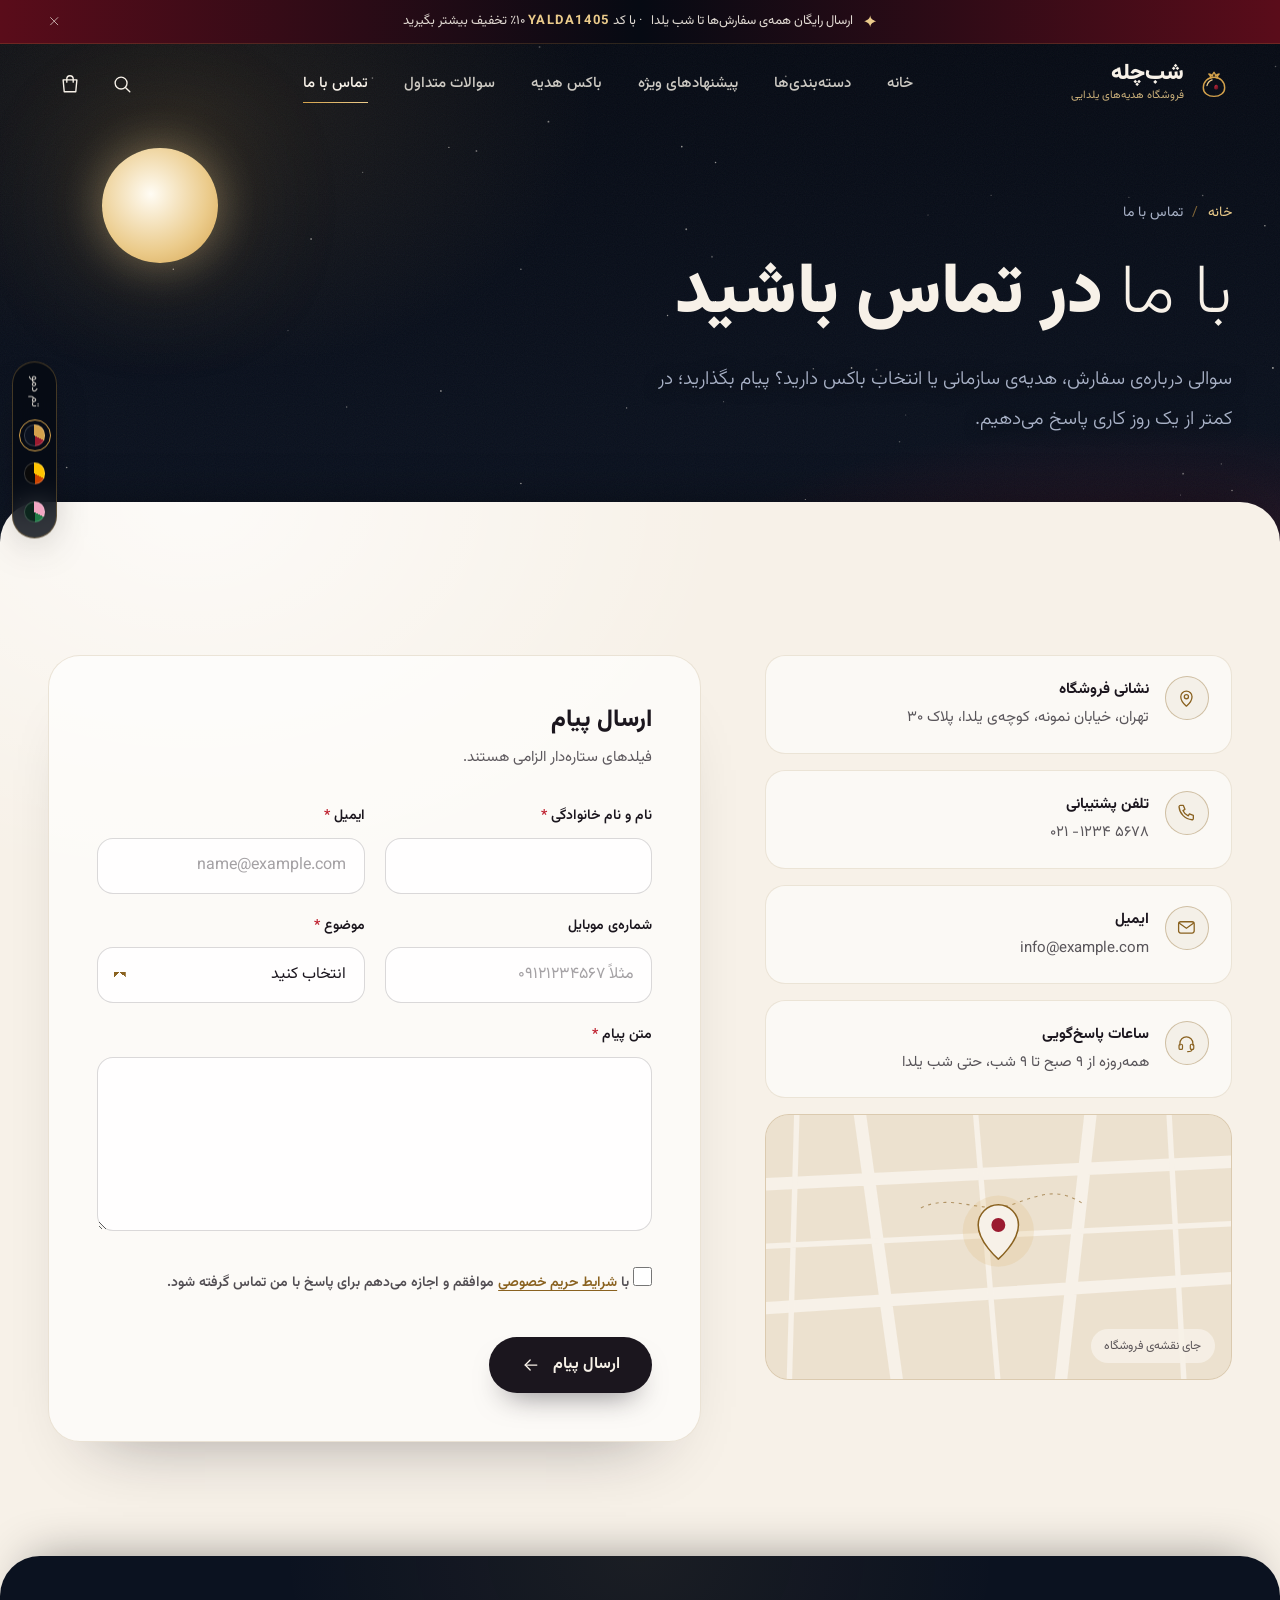
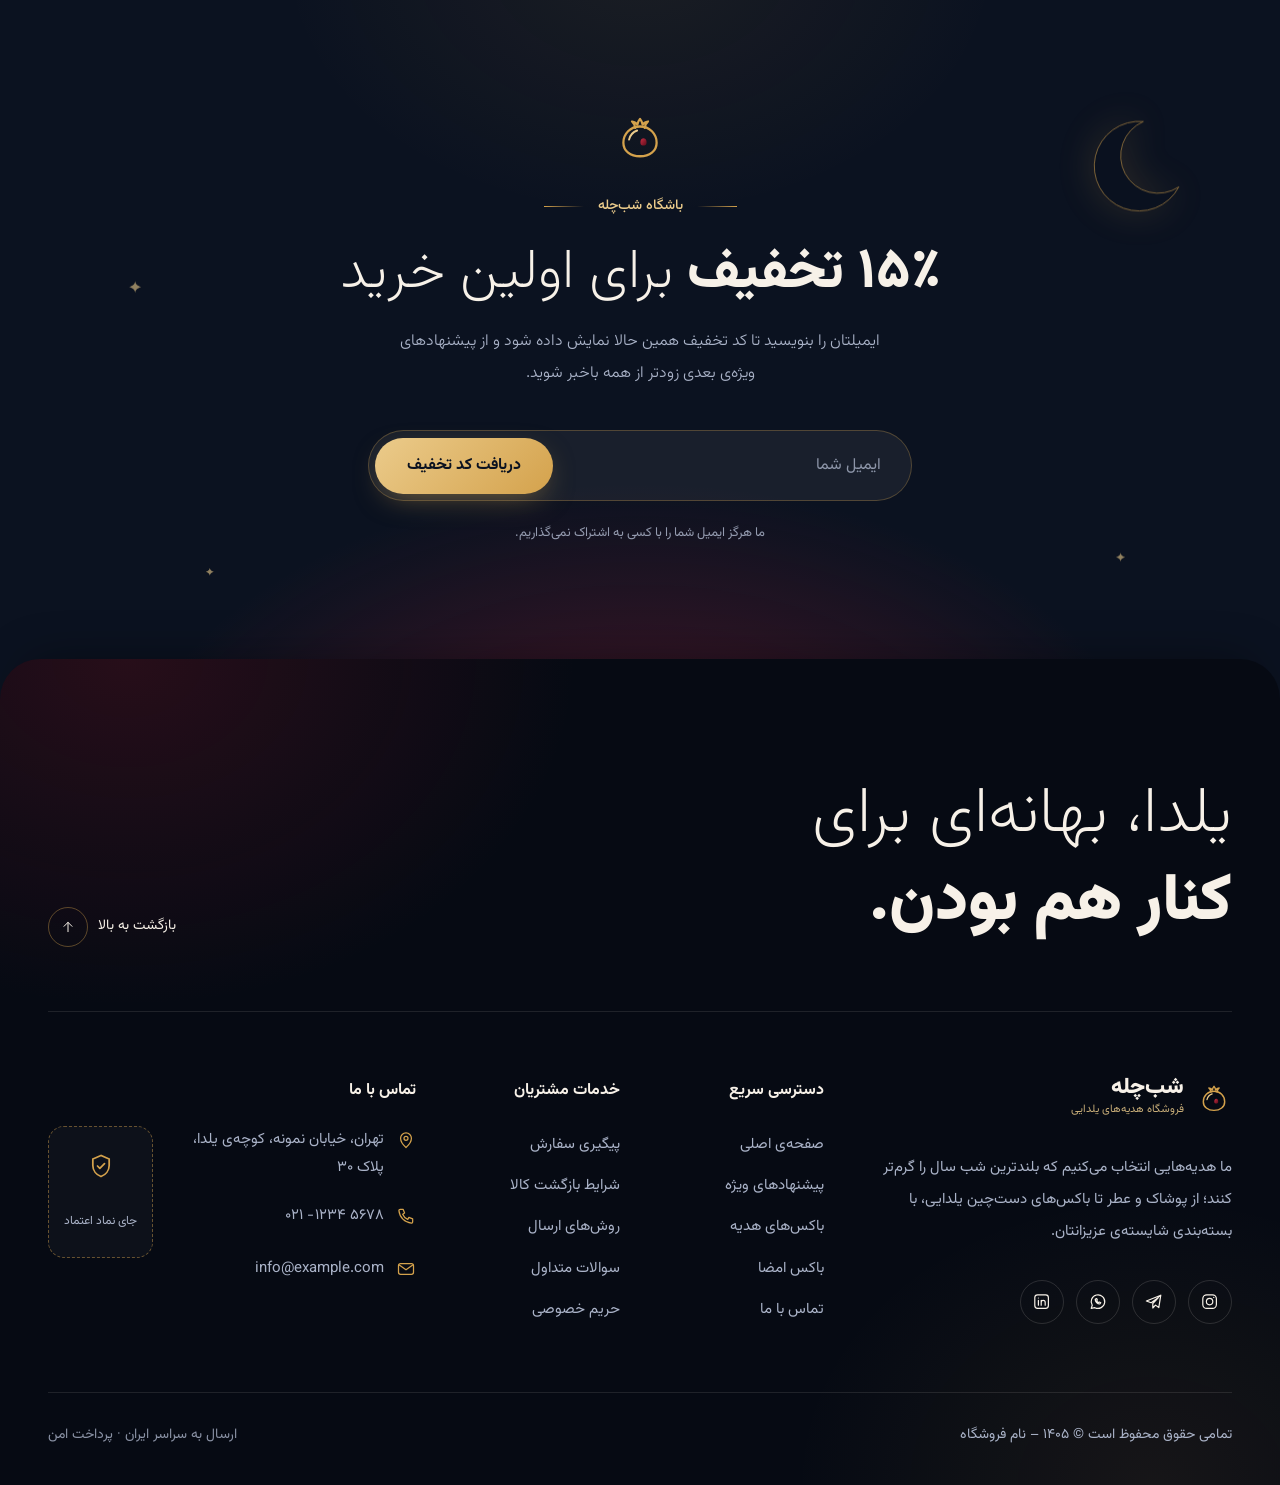
<file: contact.html>
<!DOCTYPE html>
<html lang="fa" dir="rtl" class="no-js">
<head>
  <meta charset="UTF-8">
  <meta name="viewport" content="width=device-width, initial-scale=1">
  <script>document.documentElement.classList.replace('no-js', 'js');try{if(sessionStorage.getItem('shab-bar-closed'))document.documentElement.classList.add('bar-closed')}catch(e){}</script>

  <!-- ===== شروع: متاتگ‌های سئو (متن‌ها را با اطلاعات فروشگاه خود جایگزین کنید) ===== -->
  <title>تماس با ما | شب‌چله</title>
  <meta name="description" content="راه‌های ارتباط با فروشگاه شب‌چله؛ نشانی، تلفن پشتیبانی، ایمیل و فرم ارسال پیام.">
  <meta name="keywords" content="یلدا, شب چله, تخفیف یلدا, هدیه یلدا, باکس هدیه, فروش ویژه">
  <meta name="author" content="نام فروشگاه">
  <meta name="robots" content="index, follow">
  <meta name="theme-color" content="#0B1220">
  <meta name="generator" content="Shab-e Chelleh HTML Template 1.1.0">
  <!-- <link rel="canonical" href="https://example.com/"> آدرس کامل صفحه را اینجا بنویسید -->
  <!-- ===== پایان: متاتگ‌های سئو ===== -->

  <!-- ===== شروع: Open Graph (برای نمایش زیبا هنگام اشتراک لینک؛ آدرس‌ها را کامل کنید) ===== -->
  <meta property="og:type" content="website">
  <meta property="og:locale" content="fa_IR">
  <meta property="og:site_name" content="نام فروشگاه">
  <meta property="og:title" content="تماس با ما | شب‌چله">
  <meta property="og:description" content="راه‌های ارتباط با فروشگاه شب‌چله؛ نشانی، تلفن پشتیبانی، ایمیل و فرم ارسال پیام.">
  <meta property="og:url" content="index.html">
  <meta property="og:image" content="assets/images/og-image.jpg">
  <meta property="og:image:width" content="1200">
  <meta property="og:image:height" content="630">
  <meta name="twitter:card" content="summary_large_image">
  <!-- ===== پایان: Open Graph ===== -->

  <link rel="icon" href="assets/images/favicon.svg" type="image/svg+xml">
  <link rel="apple-touch-icon" href="assets/images/apple-touch-icon.png">
  <!-- فونت وزیرمتن: بدون مسدود کردن نمایش صفحه لود می‌شود -->
  <link rel="preload" href="assets/css/fonts.css" as="style">
  <link rel="stylesheet" href="assets/css/fonts.css" media="print" onload="this.media='all'">
  <noscript><link rel="stylesheet" href="assets/css/fonts.css"></noscript>

  <!-- استایل‌ها: ترتیب مهم است؛ custom.css همیشه آخر لود می‌شود -->
  <link rel="stylesheet" href="assets/css/style.css">
  <link rel="stylesheet" href="assets/css/themes.css">
  <link rel="stylesheet" href="assets/css/custom.css">
</head>
<body>

  <!-- ===== شروع: اسپرایت آیکون‌ها و گرادیان‌های مشترک SVG (نمایش داده نمی‌شود) ===== -->
  <svg class="absolute h-0 w-0 overflow-hidden" aria-hidden="true" focusable="false">
    <defs>
      <radialGradient id="g-pom" cx="35%" cy="32%" r="75%">
        <stop offset="0" style="stop-color:rgb(var(--c-pomegranate-bright))"/>
        <stop offset=".55" style="stop-color:rgb(var(--c-pomegranate))"/>
        <stop offset="1" style="stop-color:rgb(var(--c-pomegranate-dark))"/>
      </radialGradient>
      <linearGradient id="g-seed" x1="0" y1="0" x2="1" y2="1">
        <stop offset="0" style="stop-color:rgb(var(--c-pomegranate-bright))"/>
        <stop offset="1" style="stop-color:rgb(var(--c-pomegranate-dark))"/>
      </linearGradient>
      <radialGradient id="g-moon" cx="42%" cy="40%" r="64%">
        <stop offset="0" style="stop-color:rgb(var(--c-moon-core))"/>
        <stop offset=".38" style="stop-color:rgb(var(--c-moon-mid))"/>
        <stop offset=".78" style="stop-color:rgb(var(--c-moon-rim))"/>
        <stop offset="1" style="stop-color:rgb(var(--c-moon-edge))"/>
      </radialGradient>
      <radialGradient id="g-moon-shade" cx="44%" cy="42%" r="62%">
        <stop offset=".72" stop-color="#000" stop-opacity="0"/>
        <stop offset="1" style="stop-color:rgb(var(--c-moon-edge))" stop-opacity=".45"/>
      </radialGradient>
    </defs>

    <symbol id="seed" viewBox="-12 -14 24 26">
      <path d="M0-12C7-12 10-4 8 4 6 10-6 10-8 4-10-4-7-12 0-12Z" fill="url(#g-seed)"/>
      <ellipse cx="-3" cy="-5" rx="2" ry="3.6" fill="#fff" opacity=".45"/>
    </symbol>

    <symbol id="logo-mark" viewBox="0 0 64 64">
      <g fill="none" style="stroke:rgb(var(--c-gold))" stroke-width="2.6" stroke-linecap="round" stroke-linejoin="round">
        <path d="M32 20c11 0 19 8.5 19 18.5 0 9.5-8 15.5-19 15.5s-19-6-19-15.5C13 28.5 21 20 32 20Z"/>
        <path d="M26.5 21.5c-.3-3-1.6-5.4-3.6-7.2 3 .4 5.1 1.8 6.1 3.6.5-2.7 1.5-4.8 3-6.6 1.5 1.8 2.5 3.9 3 6.6 1-1.8 3.1-3.2 6.1-3.6-2 1.8-3.3 4.2-3.6 7.2"/>
      </g>
      <path d="M19.5 35c1.2-5 4.6-8.8 9.2-10.4" fill="none" style="stroke:rgb(var(--c-gold-light))" stroke-width="2.2" stroke-linecap="round"/>
      <path d="M36 33.5c2.8 0 4.1 3.3 3.3 6.4-.7 2.5-5.9 2.5-6.6 0-.8-3.1.5-6.4 3.3-6.4Z" fill="url(#g-seed)"/>
    </symbol>

    <symbol id="i-bag" viewBox="0 0 24 24" fill="none" stroke="currentColor" stroke-width="1.5" stroke-linecap="round" stroke-linejoin="round">
      <path d="M4.5 7.5h15l-1.2 13h-12.6Z"/><path d="M8.5 10V6.5a3.5 3.5 0 0 1 7 0V10"/>
    </symbol>
    <symbol id="i-search" viewBox="0 0 24 24" fill="none" stroke="currentColor" stroke-width="1.5" stroke-linecap="round">
      <circle cx="11" cy="11" r="6.5"/><path d="m16 16 4.5 4.5"/>
    </symbol>
    <symbol id="i-arrow" viewBox="0 0 24 24" fill="none" stroke="currentColor" stroke-width="1.5" stroke-linecap="round" stroke-linejoin="round">
      <path d="M19 12H5"/><path d="m11 6-6 6 6 6"/>
    </symbol>
    <symbol id="i-arrow-up" viewBox="0 0 24 24" fill="none" stroke="currentColor" stroke-width="1.5" stroke-linecap="round" stroke-linejoin="round">
      <path d="M12 19V5"/><path d="m6 11 6-6 6 6"/>
    </symbol>
    <symbol id="i-instagram" viewBox="0 0 24 24" fill="none" stroke="currentColor" stroke-width="1.5">
      <rect x="3.5" y="3.5" width="17" height="17" rx="5"/><circle cx="12" cy="12" r="4"/><circle cx="17.2" cy="6.8" r=".8" fill="currentColor" stroke="none"/>
    </symbol>
    <symbol id="i-telegram" viewBox="0 0 24 24" fill="none" stroke="currentColor" stroke-width="1.5" stroke-linejoin="round">
      <path d="M21 4 3 11.2l6 2.2L18 7l-7 7.4V20l3.4-3.6L18.5 19.5Z"/>
    </symbol>
    <symbol id="i-whatsapp" viewBox="0 0 24 24" fill="none" stroke="currentColor" stroke-width="1.5" stroke-linejoin="round" stroke-linecap="round">
      <path d="M4 20.5 5.3 16.6A8.5 8.5 0 1 1 8.6 19.6Z"/><path d="M9 9.2c0 3 2.6 5.8 5.8 5.8l1.2-1.6-1.8-.9-1 .8a4.2 4.2 0 0 1-2.3-2.3l.8-1-.9-1.8Z"/>
    </symbol>
    <symbol id="i-linkedin" viewBox="0 0 24 24" fill="none" stroke="currentColor" stroke-width="1.5" stroke-linecap="round">
      <rect x="3.5" y="3.5" width="17" height="17" rx="3.5"/><path d="M8 10.5v6M8 7.5v.01M11.5 16.5v-6M11.5 13a2.5 2.5 0 0 1 5 0v3.5"/>
    </symbol>
    <symbol id="i-phone" viewBox="0 0 24 24" fill="none" stroke="currentColor" stroke-width="1.5" stroke-linejoin="round">
      <path d="M5 4h3.5l1.8 4.5-2.3 1.4a11 11 0 0 0 6.1 6.1l1.4-2.3L20 15.5V19a1.5 1.5 0 0 1-1.6 1.5A16.5 16.5 0 0 1 3.5 5.6 1.5 1.5 0 0 1 5 4Z"/>
    </symbol>
    <symbol id="i-mail" viewBox="0 0 24 24" fill="none" stroke="currentColor" stroke-width="1.5" stroke-linejoin="round">
      <rect x="3" y="5.5" width="18" height="13" rx="2.5"/><path d="m3.5 7 8.5 6 8.5-6"/>
    </symbol>
    <symbol id="i-pin" viewBox="0 0 24 24" fill="none" stroke="currentColor" stroke-width="1.5" stroke-linejoin="round">
      <path d="M12 21s-6.5-5.6-6.5-11a6.5 6.5 0 0 1 13 0c0 5.4-6.5 11-6.5 11Z"/><circle cx="12" cy="10" r="2.4"/>
    </symbol>
    <symbol id="i-close" viewBox="0 0 24 24" fill="none" stroke="currentColor" stroke-width="1.6" stroke-linecap="round">
      <path d="M6 6l12 12M18 6 6 18"/>
    </symbol>
    <symbol id="i-spark" viewBox="0 0 24 24" fill="currentColor">
      <path d="M12 2c.6 4.6 2.4 7.4 10 10-7.6 2.6-9.4 5.4-10 10-.6-4.6-2.4-7.4-10-10 7.6-2.6 9.4-5.4 10-10Z"/>
    </symbol>
    <symbol id="i-truck" viewBox="0 0 24 24" fill="none" stroke="currentColor" stroke-width="1.4" stroke-linecap="round" stroke-linejoin="round">
      <path d="M2.5 6.5h11v10h-11Z"/><path d="M13.5 9.5h4l3 3.5v3.5h-7"/><circle cx="6.5" cy="17.5" r="1.8"/><circle cx="17" cy="17.5" r="1.8"/>
    </symbol>
    <symbol id="i-return" viewBox="0 0 24 24" fill="none" stroke="currentColor" stroke-width="1.4" stroke-linecap="round" stroke-linejoin="round">
      <path d="M4 9h11a5 5 0 0 1 0 10H8"/><path d="m8 5-4 4 4 4"/>
    </symbol>
    <symbol id="i-shield" viewBox="0 0 24 24" fill="none" stroke="currentColor" stroke-width="1.4" stroke-linecap="round" stroke-linejoin="round">
      <path d="M12 3 5 6v5.5c0 4.3 3 8 7 9.5 4-1.5 7-5.2 7-9.5V6Z"/><rect x="9" y="11" width="6" height="4.5" rx="1"/><path d="M10.2 11V9.8a1.8 1.8 0 0 1 3.6 0V11"/>
    </symbol>
    <symbol id="i-headset" viewBox="0 0 24 24" fill="none" stroke="currentColor" stroke-width="1.4" stroke-linecap="round" stroke-linejoin="round">
      <path d="M4.5 14v-2a7.5 7.5 0 0 1 15 0v2"/><rect x="3.5" y="13" width="4" height="6" rx="1.5"/><rect x="16.5" y="13" width="4" height="6" rx="1.5"/><path d="M18.5 19c0 1.5-2 2.5-5 2.5"/>
    </symbol>
    <symbol id="i-heart" viewBox="0 0 24 24" fill="none" stroke="currentColor" stroke-width="1.5" stroke-linejoin="round">
      <path d="M12 20s-7.5-4.6-7.5-10A4.3 4.3 0 0 1 12 7.4 4.3 4.3 0 0 1 19.5 10c0 5.4-7.5 10-7.5 10Z"/>
    </symbol>
    <symbol id="i-star" viewBox="0 0 24 24" fill="currentColor">
      <path d="m12 3.2 2.6 5.5 6 .8-4.4 4.1 1.1 5.9L12 16.6l-5.3 2.9 1.1-5.9-4.4-4.1 6-.8Z"/>
    </symbol>
    <symbol id="i-check" viewBox="0 0 24 24" fill="none" stroke="currentColor" stroke-width="1.8" stroke-linecap="round" stroke-linejoin="round">
      <path d="m5 12.5 4.5 4.5L19 7.5"/>
    </symbol>
    <!-- تزئین خطی: شاخه‌ی انار (برگ‌ها و انار با رنگ زمینه پر می‌شوند تا خطوط پشتی دیده نشوند) -->
    <symbol id="orn-branch" viewBox="0 0 320 320" fill="none" stroke="currentColor" stroke-width="1" stroke-linecap="round" stroke-linejoin="round">
      <path d="M10 310C70 250 120 200 170 120S260 30 310 10"/>
      <path d="M92 172c-8-12-14-22-28-30M196 96c12-8 24-16 36-28" opacity=".6"/>
      <path d="M150 166V150"/>
      <g style="fill:var(--orn-fill, none)">
        <path d="M120 196c-30-6-52-26-58-56 30 4 52 24 58 56Z"/>
        <path d="M170 120c10-30 34-50 64-54-6 30-30 50-64 54Z"/>
        <path d="M230 60c-22-14-32-38-28-62 22 12 32 36 28 62Z"/>
        <g transform="translate(150 230) scale(.55) translate(-100 -140)">
          <path d="M84 60c-1-12-5-22-12-30 10 2 16 7 19 13 2-9 5-16 9-22 4 6 7 13 9 22 3-6 9-11 19-13-7 8-11 18-12 30Z"/>
          <path d="M100 50c52 0 86 42 86 90 0 46-38 74-86 74S14 186 14 140c0-48 34-90 86-90Z"/>
          <path d="M74 58c-28 34-30 112 2 150M126 58c28 34 30 112-2 150" fill="none" opacity=".5"/>
        </g>
      </g>
    </symbol>
  </svg>
  <!-- ===== پایان: اسپرایت آیکون‌ها ===== -->

  <a class="skip-link" href="#main">پرش به محتوای اصلی</a>

  <!-- ===== شروع: نوار اعلان بالا (قابل بستن) ===== -->
  <div class="announce-bar" data-announce role="region" aria-label="اطلاعیه‌ی فروشگاه">
    <div class="container-lux announce-inner">
      <p>
        <svg class="spark" aria-hidden="true"><use href="#i-spark"/></svg>
        <span>ارسال رایگان همه‌ی سفارش‌ها تا شب یلدا</span>
        <span class="hidden md:inline">· با کد <span class="announce-code" dir="ltr">YALDA1405</span> ۱۰٪ تخفیف بیشتر بگیرید</span>
      </p>
      <button type="button" class="announce-close" data-announce-close aria-label="بستن اطلاعیه">
        <svg aria-hidden="true"><use href="#i-close"/></svg>
      </button>
    </div>
  </div>
  <!-- ===== پایان: نوار اعلان بالا ===== -->

  <!-- ===== شروع: هدر شیشه‌ای ===== -->
  <header class="site-header" id="site-header">
    <div class="header-inner container-lux flex items-center justify-between gap-6">
      <a href="index.html" class="logo">
        <svg class="logo-mark" aria-hidden="true"><use href="#logo-mark"/></svg>
        <span>
          <span class="logo-name">شب‌چله</span>
          <span class="logo-tag">فروشگاه هدیه‌های یلدایی</span>
        </span>
      </a>

      <nav class="hidden lg:block" aria-label="منوی اصلی">
        <ul class="flex items-center gap-9">
          <li><a class="nav-link" href="index.html">خانه</a></li>
          <li><a class="nav-link" href="index.html#categories">دسته‌بندی‌ها</a></li>
          <li><a class="nav-link" href="index.html#offers">پیشنهادهای ویژه</a></li>
          <li><a class="nav-link" href="index.html#gift-boxes">باکس هدیه</a></li>
          <li><a class="nav-link" href="index.html#faq">سوالات متداول</a></li>
          <li><a class="nav-link" href="contact.html" aria-current="page">تماس با ما</a></li>
        </ul>
      </nav>

      <div class="flex items-center gap-1 sm:gap-2">
        <a href="#" class="icon-btn hidden sm:inline-grid" aria-label="جستجو">
          <svg aria-hidden="true"><use href="#i-search"/></svg>
        </a>
        <button type="button" class="icon-btn" data-cart-open aria-haspopup="dialog" aria-controls="mini-cart" aria-expanded="false" aria-label="سبد خرید">
          <svg aria-hidden="true"><use href="#i-bag"/></svg>
          <span class="cart-badge" data-cart-count hidden>۰</span>
        </button>
        <button type="button" class="icon-btn menu-toggle lg:hidden" data-menu-toggle aria-expanded="false" aria-controls="mobile-menu" aria-label="باز کردن منو">
          <span aria-hidden="true">
            <span class="bar"></span>
            <span class="bar"></span>
          </span>
        </button>
      </div>
    </div>
  </header>

  <!-- منوی موبایل تمام‌صفحه -->
  <div class="mobile-menu lg:hidden" id="mobile-menu" data-mobile-menu inert>
    <nav aria-label="منوی موبایل">
      <ul>
        <li><a class="m-link" style="--i:0" href="index.html"><small>۰۱</small>خانه</a></li>
        <li><a class="m-link" style="--i:1" href="index.html#categories"><small>۰۲</small>دسته‌بندی‌ها</a></li>
        <li><a class="m-link" style="--i:2" href="index.html#offers"><small>۰۳</small>پیشنهادهای ویژه</a></li>
        <li><a class="m-link" style="--i:3" href="index.html#gift-boxes"><small>۰۴</small>باکس هدیه</a></li>
        <li><a class="m-link" style="--i:4" href="index.html#faq"><small>۰۵</small>سوالات متداول</a></li>
        <li><a class="m-link" style="--i:5" href="contact.html" aria-current="page"><small>۰۶</small>تماس با ما</a></li>
      </ul>
    </nav>
    <p class="mt-auto pt-10 text-sm text-mist">ارسال رایگان همه‌ی سفارش‌ها تا شب یلدا</p>
  </div>
  <!-- ===== پایان: هدر شیشه‌ای ===== -->

  <!-- ===== شروع: سبد خرید کشویی (mini-cart) =====
       سبد فقط سمت کاربر و نمایشی است و در حافظه‌ی مرورگر (localStorage) ذخیره می‌شود.
       برای پرداخت واقعی، آن را به فروشگاه یا سیستم سفارش خود وصل کنید (راهنما را ببینید). -->
  <div class="cart-overlay" data-cart-overlay></div>
  <div class="mini-cart" id="mini-cart" role="dialog" aria-modal="true" aria-labelledby="mini-cart-title" data-mini-cart inert>
    <div class="mini-cart-head">
      <h2 id="mini-cart-title">سبد خرید <span class="mini-cart-count" data-cart-heading-count></span></h2>
      <button type="button" class="mini-cart-close" data-cart-close aria-label="بستن سبد خرید">
        <svg aria-hidden="true"><use href="#i-close"/></svg>
      </button>
    </div>

    <div class="mini-cart-body">
      <ul class="cart-items" role="list" data-cart-items aria-label="کالاهای سبد خرید"></ul>

      <div class="cart-empty" data-cart-empty>
        <svg class="cart-empty-art" viewBox="0 0 120 120" aria-hidden="true">
          <rect x="30" y="58" width="60" height="44" rx="3"/>
          <rect x="25" y="46" width="70" height="14" rx="3"/>
          <path class="cart-empty-line" d="M60 46v56"/>
          <path d="M60 46c-9-14-22-11-15-2 3 3 10 3 15 2Zm0 0c9-14 22-11 15-2-3 3-10 3-15 2Z"/>
          <circle cx="60" cy="45" r="3"/>
        </svg>
        <p class="cart-empty-title">سبد خرید شما خالی است</p>
        <p class="cart-empty-text">هنوز هدیه‌ای برای شب یلدا انتخاب نکرده‌اید.</p>
        <a href="index.html#offers" class="btn btn-gold" data-cart-browse>مشاهده‌ی پیشنهادها</a>
      </div>
    </div>

    <div class="mini-cart-foot" data-cart-foot>
      <div class="cart-total">
        <span>جمع کل</span>
        <p><span class="cart-total-amount" data-cart-total data-price>۰</span> <span class="currency">تومان</span></p>
      </div>
      <p class="cart-note">ارسال رایگان تا شب یلدا؛ هزینه‌ی نهایی در مرحله‌ی پرداخت محاسبه می‌شود.</p>
      <!-- لینک زیر را به صفحه‌ی پرداخت (checkout) فروشگاه خود وصل کنید -->
      <a href="#" class="btn btn-gold w-full">
        ادامه‌ی فرایند خرید
        <svg aria-hidden="true"><use href="#i-arrow"/></svg>
      </a>
      <button type="button" class="cart-continue" data-cart-close>ادامه‌ی خرید</button>
    </div>
    <p class="sr-only" aria-live="polite" data-cart-status></p>
  </div>
  <!-- ===== پایان: سبد خرید کشویی ===== -->

  <main id="main">
    <!-- ===== شروع: هیروی صفحه‌ی تماس ===== -->
    <section class="page-hero" id="top" aria-labelledby="page-title">
      <div class="hero-bg" aria-hidden="true">
        <div class="stars stars-far parallax-layer hero-fade" data-parallax="0.06" data-pointer="6" style="--d:100ms">
          <svg viewBox="0 0 1440 820" preserveAspectRatio="xMidYMid slice" class="fill-cream"><circle cx="0" cy="755" r="0.67" opacity="0.34"/><circle cx="767" cy="270" r="0.95" opacity="0.59"/><circle cx="986" cy="521" r="0.99" opacity="0.36"/><circle cx="1019" cy="572" r="0.53" opacity="0.56"/><circle cx="1328" cy="662" r="0.57" opacity="0.48"/><circle cx="991" cy="528" r="0.85" opacity="0.66"/><circle class="twinkle" style="animation-delay:1.3s" cx="536" cy="275" r="1.00" opacity="0.40"/><circle cx="617" cy="242" r="1.06" opacity="0.50"/><circle cx="1264" cy="48" r="0.66" opacity="0.50"/><circle cx="607" cy="158" r="1.05" opacity="0.27"/><circle class="twinkle" style="animation-delay:1.8s" cx="496" cy="545" r="1.05" opacity="0.48"/><circle cx="408" cy="299" r="0.75" opacity="0.40"/><circle cx="884" cy="191" r="1.04" opacity="0.46"/><circle cx="915" cy="520" r="0.81" opacity="0.48"/><circle cx="1353" cy="325" r="0.92" opacity="0.36"/><circle cx="505" cy="271" r="0.73" opacity="0.61"/><circle class="twinkle" style="animation-delay:0.4s" cx="160" cy="672" r="0.55" opacity="0.43"/><circle cx="1435" cy="180" r="0.88" opacity="0.31"/><circle cx="854" cy="113" r="1.05" opacity="0.65"/><circle class="twinkle" style="animation-delay:1.1s" cx="1275" cy="744" r="0.96" opacity="0.37"/><circle cx="109" cy="1" r="0.87" opacity="0.35"/><circle class="twinkle" style="animation-delay:1.7s" cx="705" cy="564" r="0.64" opacity="0.65"/><circle cx="1288" cy="97" r="0.79" opacity="0.25"/><circle class="twinkle" style="animation-delay:4.4s" cx="917" cy="756" r="0.51" opacity="0.66"/><circle class="twinkle" style="animation-delay:2.5s" cx="814" cy="557" r="0.66" opacity="0.35"/><circle cx="75" cy="631" r="0.92" opacity="0.57"/><circle cx="47" cy="90" r="1.05" opacity="0.31"/><circle cx="1286" cy="30" r="1.03" opacity="0.64"/><circle cx="1374" cy="627" r="0.75" opacity="0.36"/><circle cx="1270" cy="327" r="0.64" opacity="0.43"/><circle cx="805" cy="288" r="0.87" opacity="0.58"/><circle cx="1044" cy="347" r="0.62" opacity="0.39"/><circle class="twinkle" style="animation-delay:2.9s" cx="1432" cy="519" r="1.02" opacity="0.66"/><circle cx="195" cy="408" r="0.83" opacity="0.60"/><circle cx="694" cy="153" r="0.77" opacity="0.32"/><circle cx="751" cy="460" r="0.80" opacity="0.59"/><circle class="twinkle" style="animation-delay:3.3s" cx="1081" cy="21" r="0.68" opacity="0.49"/><circle class="twinkle" style="animation-delay:3.5s" cx="419" cy="193" r="0.90" opacity="0.44"/><circle cx="1185" cy="751" r="1.05" opacity="0.56"/><circle cx="36" cy="625" r="0.86" opacity="0.58"/><circle class="twinkle" style="animation-delay:0.0s" cx="53" cy="111" r="0.55" opacity="0.30"/><circle class="twinkle" style="animation-delay:3.0s" cx="871" cy="776" r="0.62" opacity="0.31"/><circle cx="350" cy="374" r="1.10" opacity="0.44"/><circle class="twinkle" style="animation-delay:3.6s" cx="1115" cy="325" r="0.75" opacity="0.28"/><circle class="twinkle" style="animation-delay:0.9s" cx="1403" cy="125" r="1.06" opacity="0.48"/><circle cx="868" cy="140" r="0.55" opacity="0.37"/><circle cx="801" cy="394" r="1.10" opacity="0.28"/><circle class="twinkle" style="animation-delay:1.1s" cx="453" cy="3" r="0.50" opacity="0.44"/><circle cx="1331" cy="638" r="0.96" opacity="0.45"/><circle cx="1386" cy="657" r="0.90" opacity="0.51"/><circle cx="586" cy="408" r="0.80" opacity="0.51"/><circle cx="958" cy="519" r="0.94" opacity="0.65"/><circle cx="1423" cy="359" r="0.79" opacity="0.68"/><circle cx="515" cy="65" r="0.71" opacity="0.65"/><circle class="twinkle" style="animation-delay:3.6s" cx="1063" cy="783" r="0.97" opacity="0.34"/><circle cx="150" cy="751" r="0.98" opacity="0.54"/><circle cx="772" cy="363" r="1.02" opacity="0.50"/><circle class="twinkle" style="animation-delay:2.7s" cx="390" cy="563" r="0.76" opacity="0.43"/><circle cx="333" cy="737" r="0.99" opacity="0.40"/><circle class="twinkle" style="animation-delay:0.6s" cx="1263" cy="95" r="0.68" opacity="0.66"/><circle class="twinkle" style="animation-delay:1.0s" cx="572" cy="18" r="0.92" opacity="0.65"/><circle cx="1364" cy="574" r="0.61" opacity="0.30"/><circle class="twinkle" style="animation-delay:1.5s" cx="23" cy="666" r="0.85" opacity="0.59"/><circle cx="1029" cy="783" r="0.83" opacity="0.51"/><circle class="twinkle" style="animation-delay:2.8s" cx="1012" cy="602" r="0.86" opacity="0.30"/><circle cx="324" cy="477" r="0.65" opacity="0.35"/><circle class="twinkle" style="animation-delay:3.1s" cx="906" cy="667" r="0.64" opacity="0.66"/><circle class="twinkle" style="animation-delay:4.1s" cx="586" cy="649" r="0.90" opacity="0.61"/><circle cx="721" cy="675" r="0.75" opacity="0.64"/><circle cx="1047" cy="744" r="1.01" opacity="0.34"/></svg>
        </div>
        <div class="grain"></div>
      </div>
      <div class="moon-mini hero-fade" aria-hidden="true"></div>

      <div class="container-lux">
        <nav class="breadcrumb hero-in" style="--d:200ms" aria-label="مسیر صفحه">
          <ol>
            <li><a href="index.html">خانه</a></li>
            <li aria-current="page">تماس با ما</li>
          </ol>
        </nav>
        <h1 id="page-title" class="page-title hero-in" style="--d:350ms"><span class="thin">با ما</span> در تماس باشید</h1>
        <p class="hero-lead mt-5 hero-in" style="--d:500ms">سوالی درباره‌ی سفارش، هدیه‌ی سازمانی یا انتخاب باکس دارید؟ پیام بگذارید؛ در کمتر از یک روز کاری پاسخ می‌دهیم.</p>
      </div>
    </section>
    <!-- ===== پایان: هیروی صفحه‌ی تماس ===== -->

    <!-- ===== شروع: اطلاعات تماس و فرم ===== -->
    <section class="section section-light section-round" id="contact" aria-labelledby="contact-title">
      <h2 id="contact-title" class="sr-only">اطلاعات تماس و فرم ارسال پیام</h2>
      <div class="container-lux">
        <div class="contact-grid">
          <!-- اطلاعات تماس -->
          <div class="reveal">
            <ul class="info-list">
              <li class="info-card">
                <span class="trust-icon" aria-hidden="true"><svg><use href="#i-pin"/></svg></span>
                <div><h3>نشانی فروشگاه</h3><p>تهران، خیابان نمونه، کوچه‌ی یلدا، پلاک ۳۰</p></div>
              </li>
              <li class="info-card">
                <span class="trust-icon" aria-hidden="true"><svg><use href="#i-phone"/></svg></span>
                <div><h3>تلفن پشتیبانی</h3><a href="tel:+982112345678" dir="ltr">۰۲۱&nbsp;&#8209;&nbsp;۱۲۳۴&nbsp;۵۶۷۸</a></div>
              </li>
              <li class="info-card">
                <span class="trust-icon" aria-hidden="true"><svg><use href="#i-mail"/></svg></span>
                <div><h3>ایمیل</h3><a href="mailto:info@example.com">info@example.com</a></div>
              </li>
              <li class="info-card">
                <span class="trust-icon" aria-hidden="true"><svg><use href="#i-headset"/></svg></span>
                <div><h3>ساعات پاسخ‌گویی</h3><p>همه‌روزه از ۹ صبح تا ۹ شب، حتی شب یلدا</p></div>
              </li>
            </ul>

            <!-- جای نقشه: این تصویر نمونه است؛ کد نقشه‌ی فروشگاه خود را جایگزین آن کنید (راهنما را ببینید) -->
            <div class="map-placeholder" role="img" aria-label="جای نقشه‌ی فروشگاه">
              <svg viewBox="0 0 600 340" aria-hidden="true">
                <rect width="600" height="340" style="fill:rgb(var(--c-cream-deep))"/>
                <g fill="none" style="stroke:rgb(var(--c-cream))" stroke-linecap="round">
                  <path d="M-10 90 610 60M-10 250 610 210M120-10 170 350M420-10 380 350" stroke-width="16"/>
                  <path d="M-10 170 610 140M270-10 300 350M520-10 540 350M40-10 30 350" stroke-width="7"/>
                </g>
                <path d="M200 120c40-20 80 10 120-5s60-20 90 0" fill="none" style="stroke:rgb(var(--c-gold-deep))" stroke-width="1.4" stroke-dasharray="4 6" opacity=".6"/>
                <circle cx="300" cy="150" r="46" style="fill:rgb(var(--c-gold))" fill-opacity=".14"/>
                <path d="M300 186s-26-22-26-44a26 26 0 0 1 52 0c0 22-26 44-26 44Z" style="fill:rgb(var(--c-cream));stroke:rgb(var(--c-gold-deep))" stroke-width="2"/>
                <circle cx="300" cy="142" r="9" style="fill:rgb(var(--c-pomegranate))"/>
              </svg>
              <span>جای نقشه‌ی فروشگاه</span>
            </div>
          </div>

          <!-- فرم تماس: فقط اعتبارسنجی سمت کاربر.
               برای ارسال واقعی پیام، action فرم را به اسکریپت سمت سرور (مثلاً PHP روی هاست)
               یا یک سرویس فرم وصل کنید. توضیح کامل و نمونه‌ی کد در Help.pdf آمده است. -->
          <div class="form-card reveal" style="--d:150ms">
            <form action="#" method="post" novalidate data-validate aria-labelledby="form-title">
              <h3 id="form-title" class="text-2xl font-extrabold">ارسال پیام</h3>
              <p class="mb-8 mt-2 text-[0.9375rem] text-ink/70">فیلدهای ستاره‌دار الزامی هستند.</p>

              <div class="form-summary" role="alert" data-form-summary hidden></div>

              <div class="form-grid">
                <div class="field">
                  <label for="c-name">نام و نام خانوادگی <span class="req" aria-hidden="true">*</span></label>
                  <input type="text" id="c-name" name="name" autocomplete="name" required data-min="3" aria-describedby="c-name-error">
                  <p class="field-error" id="c-name-error" hidden></p>
                </div>
                <div class="field">
                  <label for="c-email">ایمیل <span class="req" aria-hidden="true">*</span></label>
                  <input type="email" id="c-email" name="email" autocomplete="email" dir="ltr" placeholder="name@example.com" required aria-describedby="c-email-error">
                  <p class="field-error" id="c-email-error" hidden></p>
                </div>
                <div class="field">
                  <label for="c-phone">شماره‌ی موبایل</label>
                  <input type="tel" id="c-phone" name="phone" autocomplete="tel" inputmode="tel" dir="ltr" placeholder="مثلاً ۰۹۱۲۱۲۳۴۵۶۷" data-phone aria-describedby="c-phone-error">
                  <p class="field-error" id="c-phone-error" hidden></p>
                </div>
                <div class="field">
                  <label for="c-subject">موضوع <span class="req" aria-hidden="true">*</span></label>
                  <select id="c-subject" name="subject" required aria-describedby="c-subject-error">
                    <option value="">انتخاب کنید</option>
                    <option>پیگیری سفارش</option>
                    <option>مشاوره‌ی انتخاب هدیه</option>
                    <option>خرید سازمانی و عمده</option>
                    <option>سایر موارد</option>
                  </select>
                  <p class="field-error" id="c-subject-error" hidden></p>
                </div>
                <div class="field field--full">
                  <label for="c-message">متن پیام <span class="req" aria-hidden="true">*</span></label>
                  <textarea id="c-message" name="message" rows="5" required data-min="10" aria-describedby="c-message-error"></textarea>
                  <p class="field-error" id="c-message-error" hidden></p>
                </div>
                <div class="field field--full">
                  <label class="field-check">
                    <input type="checkbox" id="c-consent" name="consent" required aria-describedby="c-consent-error">
                    <span>با <a href="#" class="font-semibold text-gold-deep underline underline-offset-4">شرایط حریم خصوصی</a> موافقم و اجازه می‌دهم برای پاسخ با من تماس گرفته شود.</span>
                  </label>
                  <p class="field-error" id="c-consent-error" hidden></p>
                </div>
              </div>

              <button type="submit" class="btn btn-dark mt-8 w-full sm:w-auto">
                ارسال پیام
                <svg aria-hidden="true"><use href="#i-arrow"/></svg>
              </button>
            </form>

            <div class="form-success" data-form-success hidden tabindex="-1">
              <span class="success-icon" aria-hidden="true"><svg><use href="#i-check"/></svg></span>
              <h3>پیام شما رسید</h3>
              <p>از اینکه با ما در تماس هستید سپاسگزاریم. همکاران ما در کمتر از یک روز کاری پاسخ می‌دهند.</p>
              <a href="index.html" class="btn btn-outline-dark mt-8">بازگشت به فروشگاه</a>
            </div>
          </div>
        </div>
      </div>
    </section>
    <!-- ===== پایان: اطلاعات تماس و فرم ===== -->

    <!-- ===== شروع: عضویت در خبرنامه ===== -->
    <section class="section section-dark section-round newsletter" id="newsletter" aria-labelledby="newsletter-title">
      <!-- تزئینات: هلال ماه و ستاره‌ها (فقط در فضای خالی دو طرف، در موبایل پنهان) -->
      <div class="newsletter-deco hidden lg:block" aria-hidden="true">
        <svg class="deco-moon parallax-layer" data-parallax="0.08" viewBox="0 0 120 120">
          <path d="M70 12a48 48 0 1 0 38 70A40 40 0 1 1 70 12Z"/>
        </svg>
        <svg class="deco-star deco-star--1 parallax-layer" data-parallax="0.16" viewBox="0 0 24 24"><use href="#i-spark"/></svg>
        <svg class="deco-star deco-star--2 parallax-layer" data-parallax="0.24" viewBox="0 0 24 24"><use href="#i-spark"/></svg>
        <svg class="deco-star deco-star--3 parallax-layer" data-parallax="0.12" viewBox="0 0 24 24"><use href="#i-spark"/></svg>
      </div>

      <div class="container-lux">
        <div class="newsletter-box reveal">
          <svg class="newsletter-mark" aria-hidden="true"><use href="#logo-mark"/></svg>
          <p class="eyebrow eyebrow--center">باشگاه شب‌چله</p>
          <h2 id="newsletter-title" class="section-title">۱۵٪ تخفیف <span class="thin">برای اولین خرید</span></h2>
          <p class="section-sub mx-auto mt-4">ایمیلتان را بنویسید تا کد تخفیف همین حالا نمایش داده شود و از پیشنهادهای ویژه‌ی بعدی زودتر از همه باخبر شوید.</p>

          <!-- فرم نمونه: برای ارسال واقعی، action را به سرویس خبرنامه‌ی خود وصل کنید (راهنما را ببینید) -->
          <form class="newsletter-form" action="#" method="post" novalidate data-newsletter>
            <label for="newsletter-email" class="sr-only">آدرس ایمیل</label>
            <div class="newsletter-field">
              <input type="email" id="newsletter-email" name="email" placeholder="ایمیل شما" autocomplete="email" dir="ltr" required aria-describedby="newsletter-error">
              <button type="submit" class="btn btn-gold">دریافت کد تخفیف</button>
            </div>
            <p class="form-error" id="newsletter-error" role="alert" data-newsletter-error hidden></p>
          </form>

          <div class="newsletter-success" data-newsletter-success hidden tabindex="-1">
            <p>به باشگاه شب‌چله خوش آمدید! کد تخفیف شما:</p>
            <div class="coupon">
              <code dir="ltr" data-coupon>SHABECHELLE15</code>
              <button type="button" class="coupon-copy" data-copy-coupon>کپی کد</button>
            </div>
          </div>
          <p class="newsletter-note">ما هرگز ایمیل شما را با کسی به اشتراک نمی‌گذاریم.</p>
        </div>
      </div>
    </section>
    <!-- ===== پایان: عضویت در خبرنامه ===== -->

  </main>

  <!-- ===== شروع: فوتر ===== -->
  <footer class="site-footer section-round" id="site-footer" aria-labelledby="footer-heading">
    <h2 id="footer-heading" class="sr-only">اطلاعات فروشگاه</h2>

    <div class="container-lux pb-10 pt-20 md:pt-28">
      <div class="flex flex-col gap-10 border-b border-cream/10 pb-16 md:flex-row md:items-end md:justify-between">
        <p class="footer-statement">یلدا، بهانه‌ای برای<br><strong>کنار هم بودن.</strong></p>
        <a href="#top" class="back-to-top" data-back-to-top>
          بازگشت به بالا
          <span class="circle" aria-hidden="true"><svg class="h-4 w-4"><use href="#i-arrow-up"/></svg></span>
        </a>
      </div>

      <div class="grid gap-12 py-16 sm:grid-cols-2 lg:grid-cols-12 lg:gap-10">
        <!-- درباره‌ی فروشگاه -->
        <div class="lg:col-span-4">
          <a href="index.html" class="logo">
            <svg class="logo-mark" aria-hidden="true"><use href="#logo-mark"/></svg>
            <span>
              <span class="logo-name">شب‌چله</span>
              <span class="logo-tag">فروشگاه هدیه‌های یلدایی</span>
            </span>
          </a>
          <p class="mt-6 max-w-sm text-[0.9375rem] leading-8">
            ما هدیه‌هایی انتخاب می‌کنیم که بلندترین شب سال را گرم‌تر کنند؛ از پوشاک و عطر تا باکس‌های دست‌چین یلدایی، با بسته‌بندی شایسته‌ی عزیزانتان.
          </p>
          <ul role="list" class="mt-8 flex gap-3" aria-label="شبکه‌های اجتماعی">
            <li><a class="social-link" href="#" aria-label="اینستاگرام"><svg aria-hidden="true"><use href="#i-instagram"/></svg></a></li>
            <li><a class="social-link" href="#" aria-label="تلگرام"><svg aria-hidden="true"><use href="#i-telegram"/></svg></a></li>
            <li><a class="social-link" href="#" aria-label="واتس‌اپ"><svg aria-hidden="true"><use href="#i-whatsapp"/></svg></a></li>
            <li><a class="social-link" href="#" aria-label="لینکدین"><svg aria-hidden="true"><use href="#i-linkedin"/></svg></a></li>
          </ul>
        </div>

        <!-- دسترسی سریع -->
        <nav class="lg:col-span-2" aria-labelledby="footer-links-1">
          <h3 class="footer-title" id="footer-links-1">دسترسی سریع</h3>
          <ul class="space-y-1">
            <li><a class="footer-link" href="index.html">صفحه‌ی اصلی</a></li>
            <li><a class="footer-link" href="index.html#offers">پیشنهادهای ویژه</a></li>
            <li><a class="footer-link" href="index.html#gift-boxes">باکس‌های هدیه</a></li>
            <li><a class="footer-link" href="index-2.html">باکس امضا</a></li>
            <li><a class="footer-link" href="contact.html">تماس با ما</a></li>
          </ul>
        </nav>

        <!-- خدمات مشتریان -->
        <nav class="lg:col-span-2" aria-labelledby="footer-links-2">
          <h3 class="footer-title" id="footer-links-2">خدمات مشتریان</h3>
          <ul class="space-y-1">
            <li><a class="footer-link" href="#">پیگیری سفارش</a></li>
            <li><a class="footer-link" href="#">شرایط بازگشت کالا</a></li>
            <li><a class="footer-link" href="#">روش‌های ارسال</a></li>
            <li><a class="footer-link" href="index.html#faq">سوالات متداول</a></li>
            <li><a class="footer-link" href="#">حریم خصوصی</a></li>
          </ul>
        </nav>

        <!-- تماس و نماد اعتماد -->
        <div class="sm:col-span-2 lg:col-span-4">
          <h3 class="footer-title">تماس با ما</h3>
          <div class="flex flex-col gap-8 sm:flex-row sm:justify-between">
            <ul class="space-y-4 text-[0.9375rem]">
              <li class="flex items-start gap-3">
                <svg class="mt-1 h-5 w-5 flex-none text-gold" aria-hidden="true"><use href="#i-pin"/></svg>
                <span>تهران، خیابان نمونه، کوچه‌ی یلدا، پلاک ۳۰</span>
              </li>
              <li class="flex items-center gap-3">
                <svg class="h-5 w-5 flex-none text-gold" aria-hidden="true"><use href="#i-phone"/></svg>
                <a class="footer-link" href="tel:+982100000000" dir="ltr">۰۲۱&nbsp;&#8209;&nbsp;۱۲۳۴&nbsp;۵۶۷۸</a>
              </li>
              <li class="flex items-center gap-3">
                <svg class="h-5 w-5 flex-none text-gold" aria-hidden="true"><use href="#i-mail"/></svg>
                <a class="footer-link" href="mailto:info@example.com">info@example.com</a>
              </li>
            </ul>
            <!-- جای نماد اعتماد: کد نماد خود را جایگزین این باکس کنید -->
            <div class="trust-seal-placeholder" role="img" aria-label="جای نماد اعتماد">
              <svg class="h-7 w-7 text-gold" viewBox="0 0 24 24" fill="none" stroke="currentColor" stroke-width="1.5" aria-hidden="true"><path d="M12 3 5 6v5.5c0 4.3 3 8 7 9.5 4-1.5 7-5.2 7-9.5V6Z"/><path d="m9 12 2 2 4-4" stroke-linecap="round" stroke-linejoin="round"/></svg>
              <span>جای نماد اعتماد</span>
            </div>
          </div>
        </div>
      </div>

      <div class="flex flex-col items-center justify-between gap-4 border-t border-cream/10 pt-8 text-sm sm:flex-row">
        <p>تمامی حقوق محفوظ است © ۱۴۰۵ – نام فروشگاه</p>
        <p class="text-mist/80">ارسال به سراسر ایران · پرداخت امن</p>
      </div>
    </div>
  </footer>
  <!-- ===== پایان: فوتر ===== -->

  <!-- اسکریپت‌ها: custom.js همیشه آخر لود می‌شود -->
  <script src="assets/js/main.js" defer></script>
  <!-- سوییچر تم فقط برای دموست؛ برای حذف، همین یک خط را پاک کنید -->
  <script src="assets/js/demo-switcher.js" defer></script>
  <script src="assets/js/custom.js" defer></script>
</body>
</html>
</file>
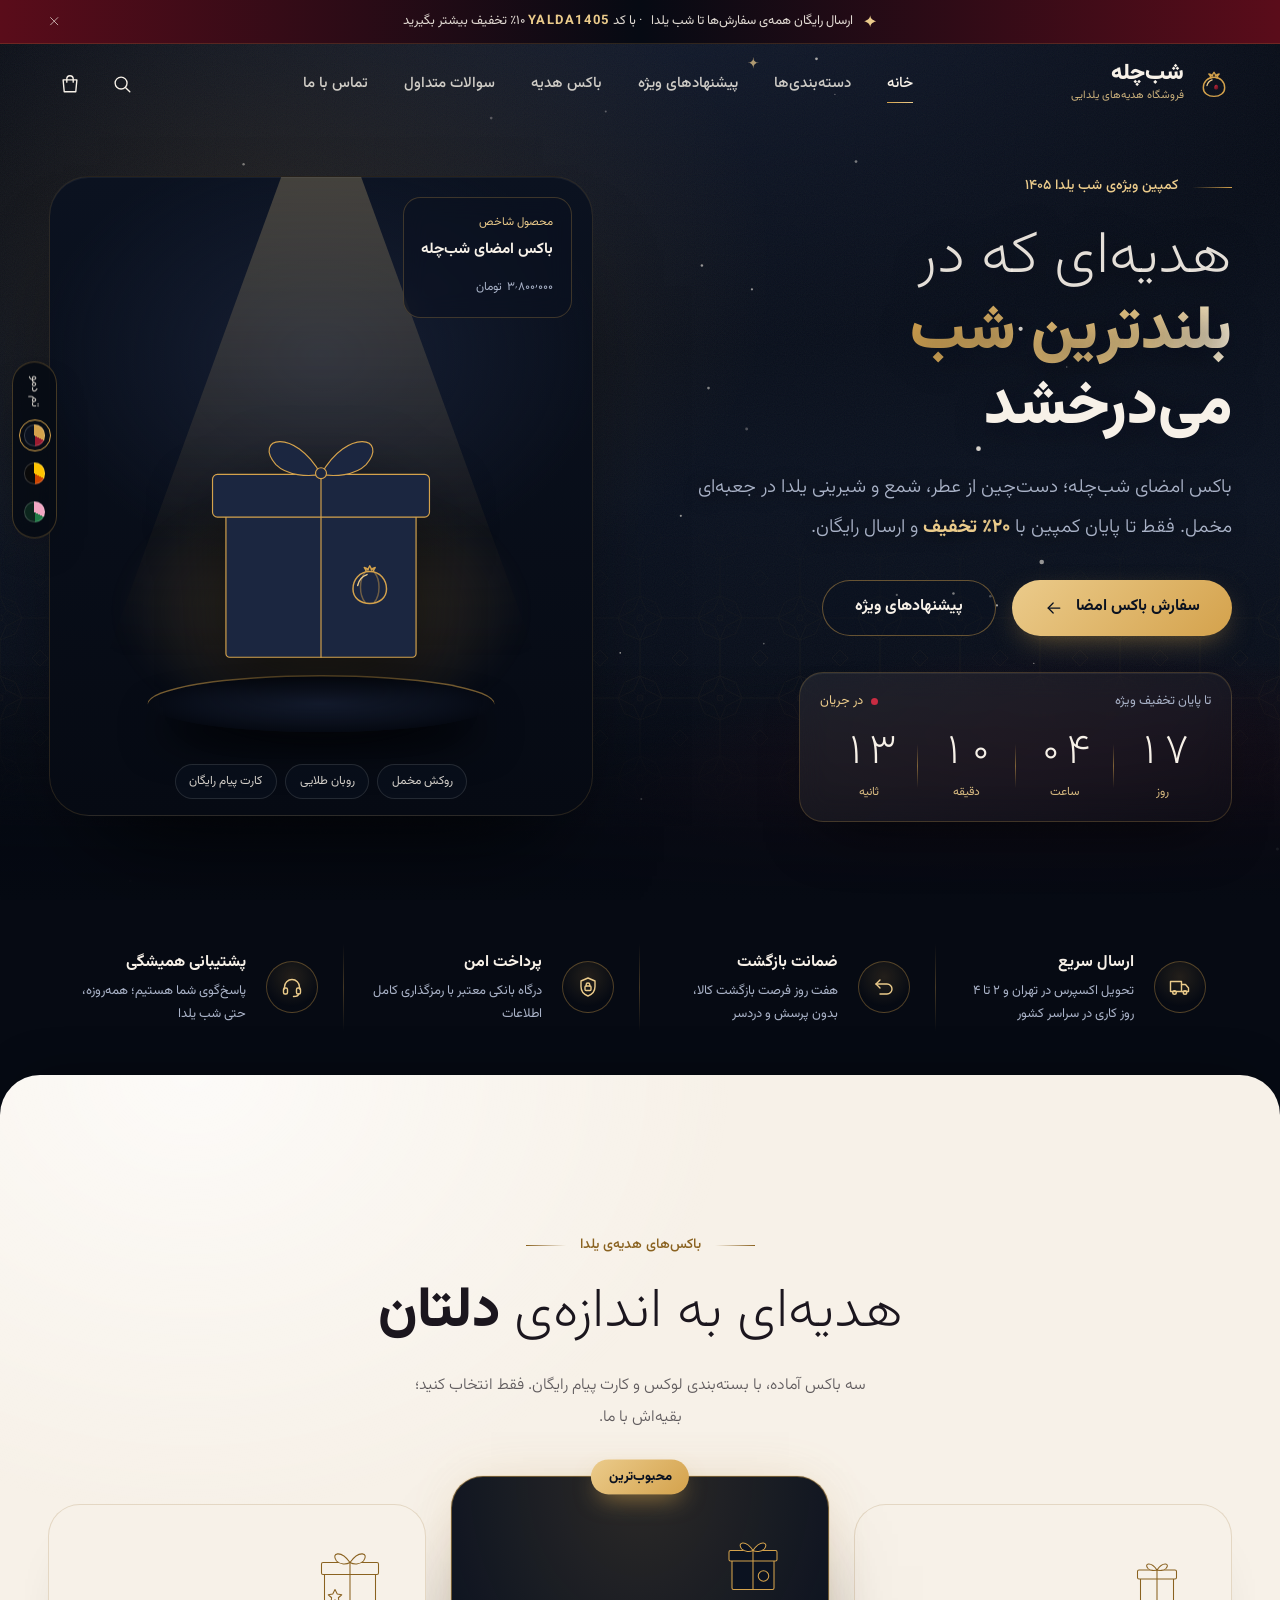
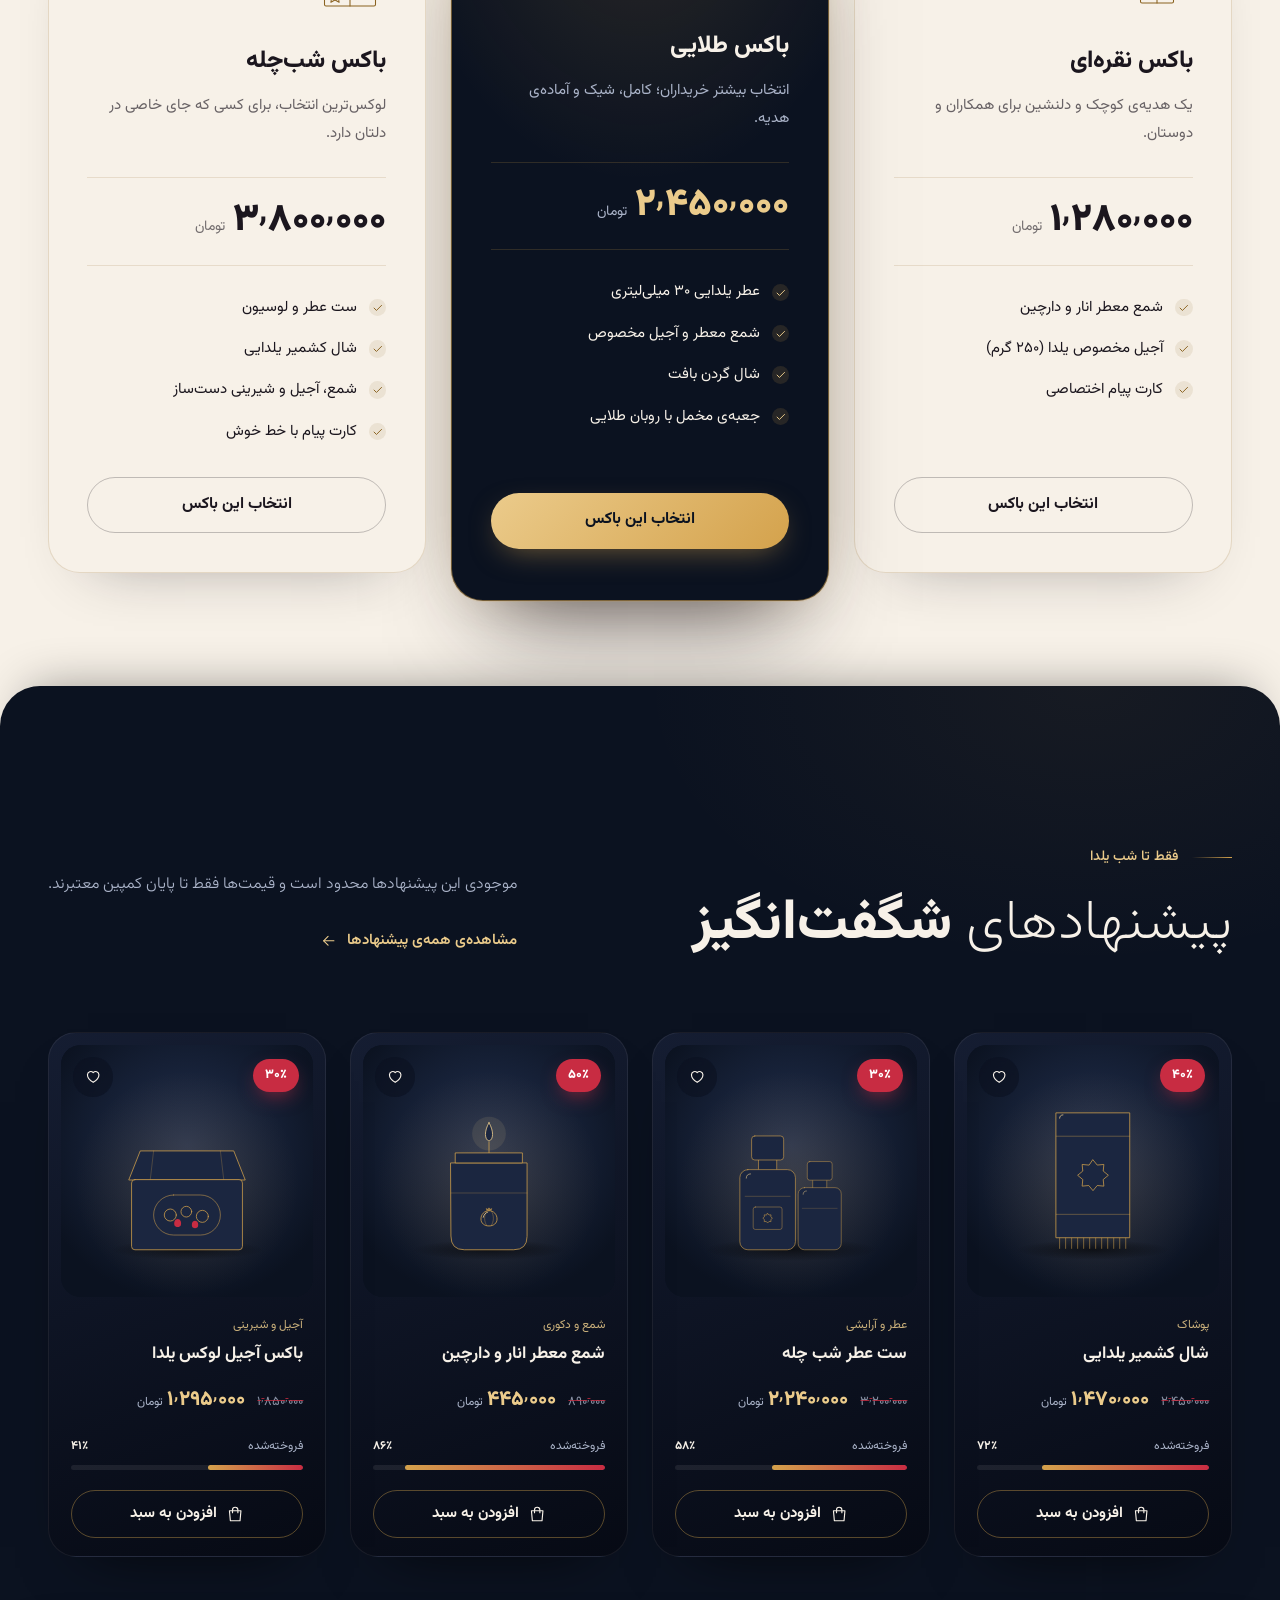
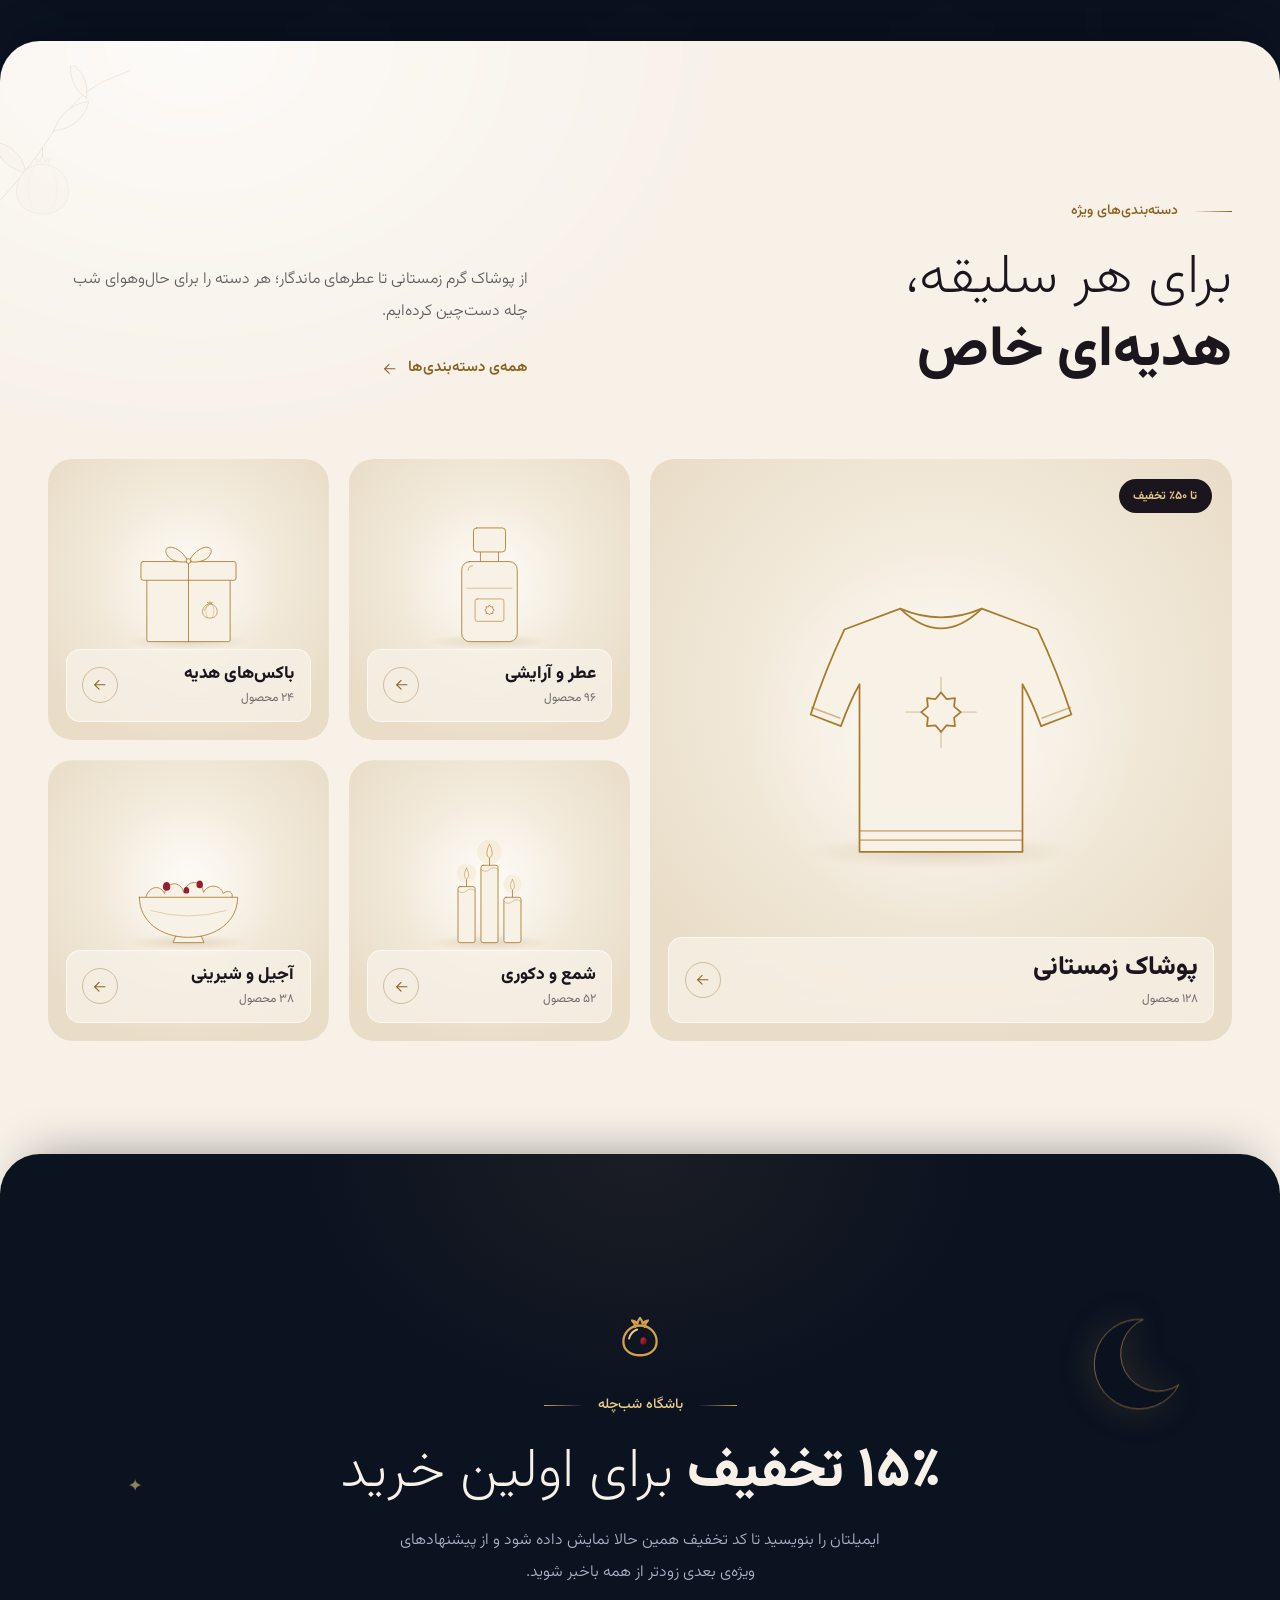
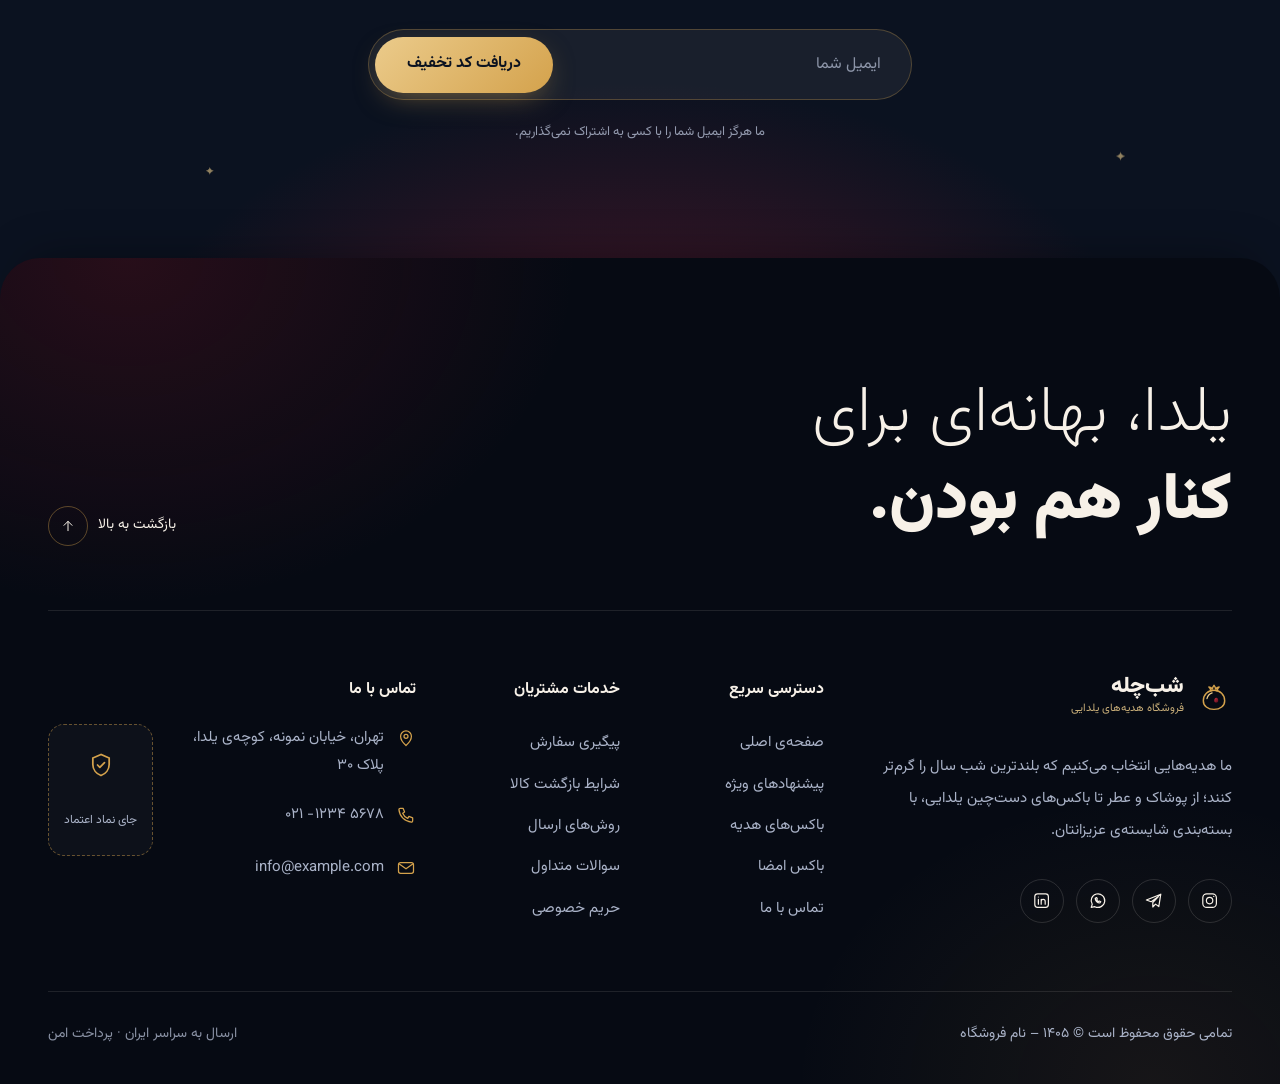
<file: index-2.html>
<!DOCTYPE html>
<html lang="fa" dir="rtl" class="no-js">
<head>
  <meta charset="UTF-8">
  <meta name="viewport" content="width=device-width, initial-scale=1">
  <script>document.documentElement.classList.replace('no-js', 'js');try{if(sessionStorage.getItem('shab-bar-closed'))document.documentElement.classList.add('bar-closed')}catch(e){}</script>

  <!-- ===== شروع: متاتگ‌های سئو (متن‌ها را با اطلاعات فروشگاه خود جایگزین کنید) ===== -->
  <title>شب‌چله | باکس امضای یلدا – نسخه‌ی دوم</title>
  <meta name="description" content="باکس امضای شب‌چله برای شب یلدا؛ عطر، شمع و شیرینی دست‌چین در جعبه‌ی مخمل با تخفیف ویژه و ارسال رایگان.">
  <meta name="keywords" content="یلدا, شب چله, تخفیف یلدا, هدیه یلدا, باکس هدیه, فروش ویژه">
  <meta name="author" content="نام فروشگاه">
  <meta name="robots" content="index, follow">
  <meta name="theme-color" content="#0B1220">
  <meta name="generator" content="Shab-e Chelleh HTML Template 1.1.0">
  <!-- <link rel="canonical" href="https://example.com/"> آدرس کامل صفحه را اینجا بنویسید -->
  <!-- ===== پایان: متاتگ‌های سئو ===== -->

  <!-- ===== شروع: Open Graph (برای نمایش زیبا هنگام اشتراک لینک؛ آدرس‌ها را کامل کنید) ===== -->
  <meta property="og:type" content="website">
  <meta property="og:locale" content="fa_IR">
  <meta property="og:site_name" content="نام فروشگاه">
  <meta property="og:title" content="شب‌چله | باکس امضای یلدا – نسخه‌ی دوم">
  <meta property="og:description" content="باکس امضای شب‌چله برای شب یلدا؛ عطر، شمع و شیرینی دست‌چین در جعبه‌ی مخمل با تخفیف ویژه و ارسال رایگان.">
  <meta property="og:url" content="index.html">
  <meta property="og:image" content="assets/images/og-image.jpg">
  <meta property="og:image:width" content="1200">
  <meta property="og:image:height" content="630">
  <meta name="twitter:card" content="summary_large_image">
  <!-- ===== پایان: Open Graph ===== -->

  <link rel="icon" href="assets/images/favicon.svg" type="image/svg+xml">
  <link rel="apple-touch-icon" href="assets/images/apple-touch-icon.png">
  <!-- فونت وزیرمتن: بدون مسدود کردن نمایش صفحه لود می‌شود -->
  <link rel="preload" href="assets/css/fonts.css" as="style">
  <link rel="stylesheet" href="assets/css/fonts.css" media="print" onload="this.media='all'">
  <noscript><link rel="stylesheet" href="assets/css/fonts.css"></noscript>

  <!-- استایل‌ها: ترتیب مهم است؛ custom.css همیشه آخر لود می‌شود -->
  <link rel="stylesheet" href="assets/css/style.css">
  <link rel="stylesheet" href="assets/css/themes.css">
  <link rel="stylesheet" href="assets/css/custom.css">
</head>
<body>

  <!-- ===== شروع: اسپرایت آیکون‌ها و گرادیان‌های مشترک SVG (نمایش داده نمی‌شود) ===== -->
  <svg class="absolute h-0 w-0 overflow-hidden" aria-hidden="true" focusable="false">
    <defs>
      <radialGradient id="g-pom" cx="35%" cy="32%" r="75%">
        <stop offset="0" style="stop-color:rgb(var(--c-pomegranate-bright))"/>
        <stop offset=".55" style="stop-color:rgb(var(--c-pomegranate))"/>
        <stop offset="1" style="stop-color:rgb(var(--c-pomegranate-dark))"/>
      </radialGradient>
      <linearGradient id="g-seed" x1="0" y1="0" x2="1" y2="1">
        <stop offset="0" style="stop-color:rgb(var(--c-pomegranate-bright))"/>
        <stop offset="1" style="stop-color:rgb(var(--c-pomegranate-dark))"/>
      </linearGradient>
      <radialGradient id="g-moon" cx="42%" cy="40%" r="64%">
        <stop offset="0" style="stop-color:rgb(var(--c-moon-core))"/>
        <stop offset=".38" style="stop-color:rgb(var(--c-moon-mid))"/>
        <stop offset=".78" style="stop-color:rgb(var(--c-moon-rim))"/>
        <stop offset="1" style="stop-color:rgb(var(--c-moon-edge))"/>
      </radialGradient>
      <radialGradient id="g-moon-shade" cx="44%" cy="42%" r="62%">
        <stop offset=".72" stop-color="#000" stop-opacity="0"/>
        <stop offset="1" style="stop-color:rgb(var(--c-moon-edge))" stop-opacity=".45"/>
      </radialGradient>
    </defs>

    <symbol id="seed" viewBox="-12 -14 24 26">
      <path d="M0-12C7-12 10-4 8 4 6 10-6 10-8 4-10-4-7-12 0-12Z" fill="url(#g-seed)"/>
      <ellipse cx="-3" cy="-5" rx="2" ry="3.6" fill="#fff" opacity=".45"/>
    </symbol>

    <symbol id="logo-mark" viewBox="0 0 64 64">
      <g fill="none" style="stroke:rgb(var(--c-gold))" stroke-width="2.6" stroke-linecap="round" stroke-linejoin="round">
        <path d="M32 20c11 0 19 8.5 19 18.5 0 9.5-8 15.5-19 15.5s-19-6-19-15.5C13 28.5 21 20 32 20Z"/>
        <path d="M26.5 21.5c-.3-3-1.6-5.4-3.6-7.2 3 .4 5.1 1.8 6.1 3.6.5-2.7 1.5-4.8 3-6.6 1.5 1.8 2.5 3.9 3 6.6 1-1.8 3.1-3.2 6.1-3.6-2 1.8-3.3 4.2-3.6 7.2"/>
      </g>
      <path d="M19.5 35c1.2-5 4.6-8.8 9.2-10.4" fill="none" style="stroke:rgb(var(--c-gold-light))" stroke-width="2.2" stroke-linecap="round"/>
      <path d="M36 33.5c2.8 0 4.1 3.3 3.3 6.4-.7 2.5-5.9 2.5-6.6 0-.8-3.1.5-6.4 3.3-6.4Z" fill="url(#g-seed)"/>
    </symbol>

    <symbol id="i-bag" viewBox="0 0 24 24" fill="none" stroke="currentColor" stroke-width="1.5" stroke-linecap="round" stroke-linejoin="round">
      <path d="M4.5 7.5h15l-1.2 13h-12.6Z"/><path d="M8.5 10V6.5a3.5 3.5 0 0 1 7 0V10"/>
    </symbol>
    <symbol id="i-search" viewBox="0 0 24 24" fill="none" stroke="currentColor" stroke-width="1.5" stroke-linecap="round">
      <circle cx="11" cy="11" r="6.5"/><path d="m16 16 4.5 4.5"/>
    </symbol>
    <symbol id="i-arrow" viewBox="0 0 24 24" fill="none" stroke="currentColor" stroke-width="1.5" stroke-linecap="round" stroke-linejoin="round">
      <path d="M19 12H5"/><path d="m11 6-6 6 6 6"/>
    </symbol>
    <symbol id="i-arrow-up" viewBox="0 0 24 24" fill="none" stroke="currentColor" stroke-width="1.5" stroke-linecap="round" stroke-linejoin="round">
      <path d="M12 19V5"/><path d="m6 11 6-6 6 6"/>
    </symbol>
    <symbol id="i-instagram" viewBox="0 0 24 24" fill="none" stroke="currentColor" stroke-width="1.5">
      <rect x="3.5" y="3.5" width="17" height="17" rx="5"/><circle cx="12" cy="12" r="4"/><circle cx="17.2" cy="6.8" r=".8" fill="currentColor" stroke="none"/>
    </symbol>
    <symbol id="i-telegram" viewBox="0 0 24 24" fill="none" stroke="currentColor" stroke-width="1.5" stroke-linejoin="round">
      <path d="M21 4 3 11.2l6 2.2L18 7l-7 7.4V20l3.4-3.6L18.5 19.5Z"/>
    </symbol>
    <symbol id="i-whatsapp" viewBox="0 0 24 24" fill="none" stroke="currentColor" stroke-width="1.5" stroke-linejoin="round" stroke-linecap="round">
      <path d="M4 20.5 5.3 16.6A8.5 8.5 0 1 1 8.6 19.6Z"/><path d="M9 9.2c0 3 2.6 5.8 5.8 5.8l1.2-1.6-1.8-.9-1 .8a4.2 4.2 0 0 1-2.3-2.3l.8-1-.9-1.8Z"/>
    </symbol>
    <symbol id="i-linkedin" viewBox="0 0 24 24" fill="none" stroke="currentColor" stroke-width="1.5" stroke-linecap="round">
      <rect x="3.5" y="3.5" width="17" height="17" rx="3.5"/><path d="M8 10.5v6M8 7.5v.01M11.5 16.5v-6M11.5 13a2.5 2.5 0 0 1 5 0v3.5"/>
    </symbol>
    <symbol id="i-phone" viewBox="0 0 24 24" fill="none" stroke="currentColor" stroke-width="1.5" stroke-linejoin="round">
      <path d="M5 4h3.5l1.8 4.5-2.3 1.4a11 11 0 0 0 6.1 6.1l1.4-2.3L20 15.5V19a1.5 1.5 0 0 1-1.6 1.5A16.5 16.5 0 0 1 3.5 5.6 1.5 1.5 0 0 1 5 4Z"/>
    </symbol>
    <symbol id="i-mail" viewBox="0 0 24 24" fill="none" stroke="currentColor" stroke-width="1.5" stroke-linejoin="round">
      <rect x="3" y="5.5" width="18" height="13" rx="2.5"/><path d="m3.5 7 8.5 6 8.5-6"/>
    </symbol>
    <symbol id="i-pin" viewBox="0 0 24 24" fill="none" stroke="currentColor" stroke-width="1.5" stroke-linejoin="round">
      <path d="M12 21s-6.5-5.6-6.5-11a6.5 6.5 0 0 1 13 0c0 5.4-6.5 11-6.5 11Z"/><circle cx="12" cy="10" r="2.4"/>
    </symbol>
    <symbol id="i-close" viewBox="0 0 24 24" fill="none" stroke="currentColor" stroke-width="1.6" stroke-linecap="round">
      <path d="M6 6l12 12M18 6 6 18"/>
    </symbol>
    <symbol id="i-spark" viewBox="0 0 24 24" fill="currentColor">
      <path d="M12 2c.6 4.6 2.4 7.4 10 10-7.6 2.6-9.4 5.4-10 10-.6-4.6-2.4-7.4-10-10 7.6-2.6 9.4-5.4 10-10Z"/>
    </symbol>
    <symbol id="i-truck" viewBox="0 0 24 24" fill="none" stroke="currentColor" stroke-width="1.4" stroke-linecap="round" stroke-linejoin="round">
      <path d="M2.5 6.5h11v10h-11Z"/><path d="M13.5 9.5h4l3 3.5v3.5h-7"/><circle cx="6.5" cy="17.5" r="1.8"/><circle cx="17" cy="17.5" r="1.8"/>
    </symbol>
    <symbol id="i-return" viewBox="0 0 24 24" fill="none" stroke="currentColor" stroke-width="1.4" stroke-linecap="round" stroke-linejoin="round">
      <path d="M4 9h11a5 5 0 0 1 0 10H8"/><path d="m8 5-4 4 4 4"/>
    </symbol>
    <symbol id="i-shield" viewBox="0 0 24 24" fill="none" stroke="currentColor" stroke-width="1.4" stroke-linecap="round" stroke-linejoin="round">
      <path d="M12 3 5 6v5.5c0 4.3 3 8 7 9.5 4-1.5 7-5.2 7-9.5V6Z"/><rect x="9" y="11" width="6" height="4.5" rx="1"/><path d="M10.2 11V9.8a1.8 1.8 0 0 1 3.6 0V11"/>
    </symbol>
    <symbol id="i-headset" viewBox="0 0 24 24" fill="none" stroke="currentColor" stroke-width="1.4" stroke-linecap="round" stroke-linejoin="round">
      <path d="M4.5 14v-2a7.5 7.5 0 0 1 15 0v2"/><rect x="3.5" y="13" width="4" height="6" rx="1.5"/><rect x="16.5" y="13" width="4" height="6" rx="1.5"/><path d="M18.5 19c0 1.5-2 2.5-5 2.5"/>
    </symbol>
    <symbol id="i-heart" viewBox="0 0 24 24" fill="none" stroke="currentColor" stroke-width="1.5" stroke-linejoin="round">
      <path d="M12 20s-7.5-4.6-7.5-10A4.3 4.3 0 0 1 12 7.4 4.3 4.3 0 0 1 19.5 10c0 5.4-7.5 10-7.5 10Z"/>
    </symbol>
    <symbol id="i-star" viewBox="0 0 24 24" fill="currentColor">
      <path d="m12 3.2 2.6 5.5 6 .8-4.4 4.1 1.1 5.9L12 16.6l-5.3 2.9 1.1-5.9-4.4-4.1 6-.8Z"/>
    </symbol>
    <symbol id="i-check" viewBox="0 0 24 24" fill="none" stroke="currentColor" stroke-width="1.8" stroke-linecap="round" stroke-linejoin="round">
      <path d="m5 12.5 4.5 4.5L19 7.5"/>
    </symbol>
    <!-- تزئین خطی: شاخه‌ی انار (برگ‌ها و انار با رنگ زمینه پر می‌شوند تا خطوط پشتی دیده نشوند) -->
    <symbol id="orn-branch" viewBox="0 0 320 320" fill="none" stroke="currentColor" stroke-width="1" stroke-linecap="round" stroke-linejoin="round">
      <path d="M10 310C70 250 120 200 170 120S260 30 310 10"/>
      <path d="M92 172c-8-12-14-22-28-30M196 96c12-8 24-16 36-28" opacity=".6"/>
      <path d="M150 166V150"/>
      <g style="fill:var(--orn-fill, none)">
        <path d="M120 196c-30-6-52-26-58-56 30 4 52 24 58 56Z"/>
        <path d="M170 120c10-30 34-50 64-54-6 30-30 50-64 54Z"/>
        <path d="M230 60c-22-14-32-38-28-62 22 12 32 36 28 62Z"/>
        <g transform="translate(150 230) scale(.55) translate(-100 -140)">
          <path d="M84 60c-1-12-5-22-12-30 10 2 16 7 19 13 2-9 5-16 9-22 4 6 7 13 9 22 3-6 9-11 19-13-7 8-11 18-12 30Z"/>
          <path d="M100 50c52 0 86 42 86 90 0 46-38 74-86 74S14 186 14 140c0-48 34-90 86-90Z"/>
          <path d="M74 58c-28 34-30 112 2 150M126 58c28 34 30 112-2 150" fill="none" opacity=".5"/>
        </g>
      </g>
    </symbol>
  </svg>
  <!-- ===== پایان: اسپرایت آیکون‌ها ===== -->

  <a class="skip-link" href="#main">پرش به محتوای اصلی</a>

  <!-- ===== شروع: نوار اعلان بالا (قابل بستن) ===== -->
  <div class="announce-bar" data-announce role="region" aria-label="اطلاعیه‌ی فروشگاه">
    <div class="container-lux announce-inner">
      <p>
        <svg class="spark" aria-hidden="true"><use href="#i-spark"/></svg>
        <span>ارسال رایگان همه‌ی سفارش‌ها تا شب یلدا</span>
        <span class="hidden md:inline">· با کد <span class="announce-code" dir="ltr">YALDA1405</span> ۱۰٪ تخفیف بیشتر بگیرید</span>
      </p>
      <button type="button" class="announce-close" data-announce-close aria-label="بستن اطلاعیه">
        <svg aria-hidden="true"><use href="#i-close"/></svg>
      </button>
    </div>
  </div>
  <!-- ===== پایان: نوار اعلان بالا ===== -->

  <!-- ===== شروع: هدر شیشه‌ای ===== -->
  <header class="site-header" id="site-header">
    <div class="header-inner container-lux flex items-center justify-between gap-6">
      <a href="index.html" class="logo">
        <svg class="logo-mark" aria-hidden="true"><use href="#logo-mark"/></svg>
        <span>
          <span class="logo-name">شب‌چله</span>
          <span class="logo-tag">فروشگاه هدیه‌های یلدایی</span>
        </span>
      </a>

      <nav class="hidden lg:block" aria-label="منوی اصلی">
        <ul class="flex items-center gap-9">
          <li><a class="nav-link" href="index.html" aria-current="page">خانه</a></li>
          <li><a class="nav-link" href="#categories">دسته‌بندی‌ها</a></li>
          <li><a class="nav-link" href="#offers">پیشنهادهای ویژه</a></li>
          <li><a class="nav-link" href="#gift-boxes">باکس هدیه</a></li>
          <li><a class="nav-link" href="index.html#faq">سوالات متداول</a></li>
          <li><a class="nav-link" href="contact.html">تماس با ما</a></li>
        </ul>
      </nav>

      <div class="flex items-center gap-1 sm:gap-2">
        <a href="#" class="icon-btn hidden sm:inline-grid" aria-label="جستجو">
          <svg aria-hidden="true"><use href="#i-search"/></svg>
        </a>
        <button type="button" class="icon-btn" data-cart-open aria-haspopup="dialog" aria-controls="mini-cart" aria-expanded="false" aria-label="سبد خرید">
          <svg aria-hidden="true"><use href="#i-bag"/></svg>
          <span class="cart-badge" data-cart-count hidden>۰</span>
        </button>
        <button type="button" class="icon-btn menu-toggle lg:hidden" data-menu-toggle aria-expanded="false" aria-controls="mobile-menu" aria-label="باز کردن منو">
          <span aria-hidden="true">
            <span class="bar"></span>
            <span class="bar"></span>
          </span>
        </button>
      </div>
    </div>
  </header>

  <!-- منوی موبایل تمام‌صفحه -->
  <div class="mobile-menu lg:hidden" id="mobile-menu" data-mobile-menu inert>
    <nav aria-label="منوی موبایل">
      <ul>
        <li><a class="m-link" style="--i:0" href="index.html" aria-current="page"><small>۰۱</small>خانه</a></li>
        <li><a class="m-link" style="--i:1" href="#categories"><small>۰۲</small>دسته‌بندی‌ها</a></li>
        <li><a class="m-link" style="--i:2" href="#offers"><small>۰۳</small>پیشنهادهای ویژه</a></li>
        <li><a class="m-link" style="--i:3" href="#gift-boxes"><small>۰۴</small>باکس هدیه</a></li>
        <li><a class="m-link" style="--i:4" href="index.html#faq"><small>۰۵</small>سوالات متداول</a></li>
        <li><a class="m-link" style="--i:5" href="contact.html"><small>۰۶</small>تماس با ما</a></li>
      </ul>
    </nav>
    <p class="mt-auto pt-10 text-sm text-mist">ارسال رایگان همه‌ی سفارش‌ها تا شب یلدا</p>
  </div>
  <!-- ===== پایان: هدر شیشه‌ای ===== -->

  <!-- ===== شروع: سبد خرید کشویی (mini-cart) =====
       سبد فقط سمت کاربر و نمایشی است و در حافظه‌ی مرورگر (localStorage) ذخیره می‌شود.
       برای پرداخت واقعی، آن را به فروشگاه یا سیستم سفارش خود وصل کنید (راهنما را ببینید). -->
  <div class="cart-overlay" data-cart-overlay></div>
  <div class="mini-cart" id="mini-cart" role="dialog" aria-modal="true" aria-labelledby="mini-cart-title" data-mini-cart inert>
    <div class="mini-cart-head">
      <h2 id="mini-cart-title">سبد خرید <span class="mini-cart-count" data-cart-heading-count></span></h2>
      <button type="button" class="mini-cart-close" data-cart-close aria-label="بستن سبد خرید">
        <svg aria-hidden="true"><use href="#i-close"/></svg>
      </button>
    </div>

    <div class="mini-cart-body">
      <ul class="cart-items" role="list" data-cart-items aria-label="کالاهای سبد خرید"></ul>

      <div class="cart-empty" data-cart-empty>
        <svg class="cart-empty-art" viewBox="0 0 120 120" aria-hidden="true">
          <rect x="30" y="58" width="60" height="44" rx="3"/>
          <rect x="25" y="46" width="70" height="14" rx="3"/>
          <path class="cart-empty-line" d="M60 46v56"/>
          <path d="M60 46c-9-14-22-11-15-2 3 3 10 3 15 2Zm0 0c9-14 22-11 15-2-3 3-10 3-15 2Z"/>
          <circle cx="60" cy="45" r="3"/>
        </svg>
        <p class="cart-empty-title">سبد خرید شما خالی است</p>
        <p class="cart-empty-text">هنوز هدیه‌ای برای شب یلدا انتخاب نکرده‌اید.</p>
        <a href="index.html#offers" class="btn btn-gold" data-cart-browse>مشاهده‌ی پیشنهادها</a>
      </div>
    </div>

    <div class="mini-cart-foot" data-cart-foot>
      <div class="cart-total">
        <span>جمع کل</span>
        <p><span class="cart-total-amount" data-cart-total data-price>۰</span> <span class="currency">تومان</span></p>
      </div>
      <p class="cart-note">ارسال رایگان تا شب یلدا؛ هزینه‌ی نهایی در مرحله‌ی پرداخت محاسبه می‌شود.</p>
      <!-- لینک زیر را به صفحه‌ی پرداخت (checkout) فروشگاه خود وصل کنید -->
      <a href="#" class="btn btn-gold w-full">
        ادامه‌ی فرایند خرید
        <svg aria-hidden="true"><use href="#i-arrow"/></svg>
      </a>
      <button type="button" class="cart-continue" data-cart-close>ادامه‌ی خرید</button>
    </div>
    <p class="sr-only" aria-live="polite" data-cart-status></p>
  </div>
  <!-- ===== پایان: سبد خرید کشویی ===== -->

  <main id="main">
    <!-- ===== شروع: هیروی اسپلیت با محصول شاخص ===== -->
    <section class="hero hero-split" id="top" aria-labelledby="hero-title">
      <div class="hero-bg" aria-hidden="true">
        <div class="stars stars-far parallax-layer hero-fade" data-parallax="0.06" data-pointer="6" style="--d:100ms">
          <svg viewBox="0 0 1440 820" preserveAspectRatio="xMidYMid slice" class="fill-cream"><circle cx="0" cy="755" r="0.67" opacity="0.34"/><circle cx="767" cy="270" r="0.95" opacity="0.59"/><circle cx="986" cy="521" r="0.99" opacity="0.36"/><circle cx="1019" cy="572" r="0.53" opacity="0.56"/><circle cx="1328" cy="662" r="0.57" opacity="0.48"/><circle cx="991" cy="528" r="0.85" opacity="0.66"/><circle class="twinkle" style="animation-delay:1.3s" cx="536" cy="275" r="1.00" opacity="0.40"/><circle cx="617" cy="242" r="1.06" opacity="0.50"/><circle cx="1264" cy="48" r="0.66" opacity="0.50"/><circle cx="607" cy="158" r="1.05" opacity="0.27"/><circle class="twinkle" style="animation-delay:1.8s" cx="496" cy="545" r="1.05" opacity="0.48"/><circle cx="408" cy="299" r="0.75" opacity="0.40"/><circle cx="884" cy="191" r="1.04" opacity="0.46"/><circle cx="915" cy="520" r="0.81" opacity="0.48"/><circle cx="1353" cy="325" r="0.92" opacity="0.36"/><circle cx="505" cy="271" r="0.73" opacity="0.61"/><circle class="twinkle" style="animation-delay:0.4s" cx="160" cy="672" r="0.55" opacity="0.43"/><circle cx="1435" cy="180" r="0.88" opacity="0.31"/><circle cx="854" cy="113" r="1.05" opacity="0.65"/><circle class="twinkle" style="animation-delay:1.1s" cx="1275" cy="744" r="0.96" opacity="0.37"/><circle cx="109" cy="1" r="0.87" opacity="0.35"/><circle class="twinkle" style="animation-delay:1.7s" cx="705" cy="564" r="0.64" opacity="0.65"/><circle cx="1288" cy="97" r="0.79" opacity="0.25"/><circle class="twinkle" style="animation-delay:4.4s" cx="917" cy="756" r="0.51" opacity="0.66"/><circle class="twinkle" style="animation-delay:2.5s" cx="814" cy="557" r="0.66" opacity="0.35"/><circle cx="75" cy="631" r="0.92" opacity="0.57"/><circle cx="47" cy="90" r="1.05" opacity="0.31"/><circle cx="1286" cy="30" r="1.03" opacity="0.64"/><circle cx="1374" cy="627" r="0.75" opacity="0.36"/><circle cx="1270" cy="327" r="0.64" opacity="0.43"/><circle cx="805" cy="288" r="0.87" opacity="0.58"/><circle cx="1044" cy="347" r="0.62" opacity="0.39"/><circle class="twinkle" style="animation-delay:2.9s" cx="1432" cy="519" r="1.02" opacity="0.66"/><circle cx="195" cy="408" r="0.83" opacity="0.60"/><circle cx="694" cy="153" r="0.77" opacity="0.32"/><circle cx="751" cy="460" r="0.80" opacity="0.59"/><circle class="twinkle" style="animation-delay:3.3s" cx="1081" cy="21" r="0.68" opacity="0.49"/><circle class="twinkle" style="animation-delay:3.5s" cx="419" cy="193" r="0.90" opacity="0.44"/><circle cx="1185" cy="751" r="1.05" opacity="0.56"/><circle cx="36" cy="625" r="0.86" opacity="0.58"/><circle class="twinkle" style="animation-delay:0.0s" cx="53" cy="111" r="0.55" opacity="0.30"/><circle class="twinkle" style="animation-delay:3.0s" cx="871" cy="776" r="0.62" opacity="0.31"/><circle cx="350" cy="374" r="1.10" opacity="0.44"/><circle class="twinkle" style="animation-delay:3.6s" cx="1115" cy="325" r="0.75" opacity="0.28"/><circle class="twinkle" style="animation-delay:0.9s" cx="1403" cy="125" r="1.06" opacity="0.48"/><circle cx="868" cy="140" r="0.55" opacity="0.37"/><circle cx="801" cy="394" r="1.10" opacity="0.28"/><circle class="twinkle" style="animation-delay:1.1s" cx="453" cy="3" r="0.50" opacity="0.44"/><circle cx="1331" cy="638" r="0.96" opacity="0.45"/><circle cx="1386" cy="657" r="0.90" opacity="0.51"/><circle cx="586" cy="408" r="0.80" opacity="0.51"/><circle cx="958" cy="519" r="0.94" opacity="0.65"/><circle cx="1423" cy="359" r="0.79" opacity="0.68"/><circle cx="515" cy="65" r="0.71" opacity="0.65"/><circle class="twinkle" style="animation-delay:3.6s" cx="1063" cy="783" r="0.97" opacity="0.34"/><circle cx="150" cy="751" r="0.98" opacity="0.54"/><circle cx="772" cy="363" r="1.02" opacity="0.50"/><circle class="twinkle" style="animation-delay:2.7s" cx="390" cy="563" r="0.76" opacity="0.43"/><circle cx="333" cy="737" r="0.99" opacity="0.40"/><circle class="twinkle" style="animation-delay:0.6s" cx="1263" cy="95" r="0.68" opacity="0.66"/><circle class="twinkle" style="animation-delay:1.0s" cx="572" cy="18" r="0.92" opacity="0.65"/><circle cx="1364" cy="574" r="0.61" opacity="0.30"/><circle class="twinkle" style="animation-delay:1.5s" cx="23" cy="666" r="0.85" opacity="0.59"/><circle cx="1029" cy="783" r="0.83" opacity="0.51"/><circle class="twinkle" style="animation-delay:2.8s" cx="1012" cy="602" r="0.86" opacity="0.30"/><circle cx="324" cy="477" r="0.65" opacity="0.35"/><circle class="twinkle" style="animation-delay:3.1s" cx="906" cy="667" r="0.64" opacity="0.66"/><circle class="twinkle" style="animation-delay:4.1s" cx="586" cy="649" r="0.90" opacity="0.61"/><circle cx="721" cy="675" r="0.75" opacity="0.64"/><circle cx="1047" cy="744" r="1.01" opacity="0.34"/></svg>
        </div>
        <div class="stars parallax-layer hero-fade" data-parallax="0.14" data-pointer="14" style="--d:300ms">
          <svg viewBox="0 0 1440 820" preserveAspectRatio="xMidYMid slice" class="fill-cream"><path class="twinkle" d="M223 97Q223 103 229 103Q223 103 223 109Q223 103 217 103Q223 103 223 97Z" style="animation-delay:0.3s;fill:rgb(var(--c-gold-light))" opacity="0.93"/><circle class="twinkle" style="animation-delay:0.1s" cx="1355" cy="713" r="1.87" opacity="0.62"/><path class="twinkle" d="M806 111.6Q806 116 810.4 116Q806 116 806 120.4Q806 116 801.6 116Q806 116 806 111.6Z" style="animation-delay:0.2s;fill:rgb(var(--c-gold-light))" opacity="0.72"/><circle cx="135" cy="516" r="1.47" opacity="0.86"/><circle cx="1009" cy="318" r="1.59" opacity="0.93"/><circle class="twinkle" style="animation-delay:3.3s" cx="1025" cy="495" r="1.74" opacity="0.58"/><path class="twinkle" d="M621 442.5Q621 447 625.5 447Q621 447 621 451.5Q621 447 616.5 447Q621 447 621 442.5Z" style="animation-delay:0.3s;fill:rgb(var(--c-gold-light))" opacity="0.72"/><path class="twinkle" d="M510 279Q510 283 514 283Q510 283 510 287Q510 283 506 283Q510 283 510 279Z" style="animation-delay:0.2s;fill:rgb(var(--c-gold-light))" opacity="0.79"/><circle class="twinkle" style="animation-delay:1.8s" cx="1204" cy="713" r="1.14" opacity="0.85"/><circle cx="1147" cy="10" r="1.89" opacity="0.59"/><circle class="twinkle" style="animation-delay:3.9s" cx="48" cy="142" r="1.70" opacity="0.84"/><circle cx="458" cy="377" r="1.34" opacity="0.61"/><circle cx="977" cy="409" r="1.79" opacity="0.87"/><path class="twinkle" d="M1397 562.7Q1397 567 1401.3 567Q1397 567 1397 571.3Q1397 567 1392.7 567Q1397 567 1397 562.7Z" style="animation-delay:3.9s;fill:rgb(var(--c-gold-light))" opacity="0.82"/><circle cx="1217" cy="540" r="1.75" opacity="0.71"/><circle class="twinkle" style="animation-delay:3.7s" cx="61" cy="190" r="1.26" opacity="0.51"/></svg>
        </div>
        <div class="hero-pattern-wrap"><div class="hero-pattern"></div></div>
        <div class="hero-vignette"></div>
        <div class="grain"></div>
        <div class="hero-bottom-fade"></div>
      </div>

      <div class="container-lux relative z-10 w-full">
        <div class="split-grid">
          <!-- متن -->
          <div>
            <p class="eyebrow hero-in" style="--d:50ms">کمپین ویژه‌ی شب یلدا ۱۴۰۵</p>
            <h1 id="hero-title" class="hero-title mt-5 hero-in" style="--d:150ms">
              <span class="thin">هدیه‌ای که در</span>
              <span class="text-gold-gradient">بلندترین شب</span> می‌درخشد
            </h1>
            <p class="hero-lead mt-5 hero-in" style="--d:300ms">
              باکس امضای شب‌چله؛ دست‌چین از عطر، شمع و شیرینی یلدا در جعبه‌ای مخمل. فقط تا پایان کمپین با <strong>۲۰٪ تخفیف</strong> و ارسال رایگان.
            </p>
            <div class="mt-8 grid grid-cols-2 gap-3 sm:flex sm:flex-wrap sm:items-center sm:gap-4 hero-in" style="--d:450ms">
              <a href="#gift-boxes" class="btn btn-gold">
                سفارش باکس امضا
                <svg class="hidden sm:block" aria-hidden="true"><use href="#i-arrow"/></svg>
              </a>
              <a href="#offers" class="btn btn-ghost">پیشنهادهای ویژه</a>
            </div>

            <!-- تایمر شمارش معکوس؛ تاریخ پایان در assets/js/main.js (متغیر CAMPAIGN_END) -->
            <div class="countdown countdown--compact mt-9 w-full sm:w-auto hero-in" style="--d:600ms" data-countdown role="timer" aria-labelledby="countdown-title">
              <div class="countdown-head">
                <span id="countdown-title">تا پایان تخفیف ویژه</span>
                <span class="live">در جریان</span>
              </div>
              <div class="countdown-units" dir="rtl">
                <div class="cd-unit"><span class="cd-num" data-cd="days">۰۰</span><span class="cd-label">روز</span></div>
                <span class="cd-sep" aria-hidden="true"></span>
                <div class="cd-unit"><span class="cd-num" data-cd="hours">۰۰</span><span class="cd-label">ساعت</span></div>
                <span class="cd-sep" aria-hidden="true"></span>
                <div class="cd-unit"><span class="cd-num" data-cd="minutes">۰۰</span><span class="cd-label">دقیقه</span></div>
                <span class="cd-sep" aria-hidden="true"></span>
                <div class="cd-unit"><span class="cd-num" data-cd="seconds">۰۰</span><span class="cd-label">ثانیه</span></div>
              </div>
              <p class="countdown-ended" data-countdown-ended hidden>کمپین به پایان رسید</p>
            </div>
          </div>

          <!-- شوروم محصول: تصویر محصول با پس‌زمینه‌ی شفاف، ابعاد پیشنهادی ۸۰۰×۸۰۰ (PNG شفاف) -->
          <div class="showroom hero-in" style="--d:500ms">
            <div class="showroom-beam" aria-hidden="true"></div>
            <div class="showroom-glow" aria-hidden="true"></div>
            <div class="showroom-pedestal" aria-hidden="true"></div>
            <div class="showroom-product parallax-layer" data-pointer="10">
              <img src="assets/images/placeholders/hero-product.svg" width="800" height="800" alt="باکس امضای شب‌چله با روبان طلایی" fetchpriority="high">
            </div>
            <div class="showroom-tag">
              <small>محصول شاخص</small>
              <b>باکس امضای شب‌چله</b>
              <p><span data-price>۳٬۸۰۰٬۰۰۰</span> <span>تومان</span></p>
            </div>
            <ul role="list" class="showroom-specs" aria-label="ویژگی‌های باکس">
              <li>روکش مخمل</li>
              <li>روبان طلایی</li>
              <li>کارت پیام رایگان</li>
            </ul>
          </div>
        </div>
      </div>
    </section>
    <!-- ===== پایان: هیروی اسپلیت با محصول شاخص ===== -->
    <!-- ===== شروع: نوار اعتماد ===== -->
    <section class="trust" id="trust" aria-labelledby="trust-title">
      <h2 id="trust-title" class="sr-only">چرا از ما خرید کنید</h2>
      <div class="container-lux">
        <ul class="trust-list">
          <li class="trust-item reveal">
            <span class="trust-icon" aria-hidden="true"><svg><use href="#i-truck"/></svg></span>
            <div>
              <h3>ارسال سریع</h3>
              <p>تحویل اکسپرس در تهران و ۲ تا ۴ روز کاری در سراسر کشور</p>
            </div>
          </li>
          <li class="trust-item reveal" style="--d:120ms">
            <span class="trust-icon" aria-hidden="true"><svg><use href="#i-return"/></svg></span>
            <div>
              <h3>ضمانت بازگشت</h3>
              <p>هفت روز فرصت بازگشت کالا، بدون پرسش و دردسر</p>
            </div>
          </li>
          <li class="trust-item reveal" style="--d:240ms">
            <span class="trust-icon" aria-hidden="true"><svg><use href="#i-shield"/></svg></span>
            <div>
              <h3>پرداخت امن</h3>
              <p>درگاه بانکی معتبر با رمزگذاری کامل اطلاعات</p>
            </div>
          </li>
          <li class="trust-item reveal" style="--d:360ms">
            <span class="trust-icon" aria-hidden="true"><svg><use href="#i-headset"/></svg></span>
            <div>
              <h3>پشتیبانی همیشگی</h3>
              <p>پاسخ‌گوی شما هستیم؛ همه‌روزه، حتی شب یلدا</p>
            </div>
          </li>
        </ul>
      </div>
    </section>
    <!-- ===== پایان: نوار اعتماد ===== -->
    <!-- ===== شروع: باکس‌های هدیه‌ی یلدا ===== -->
    <section class="section section-light section-round" id="gift-boxes" aria-labelledby="gift-title">
      <div class="container-lux">
        <div class="mx-auto max-w-2xl text-center reveal">
          <p class="eyebrow eyebrow--center">باکس‌های هدیه‌ی یلدا</p>
          <h2 id="gift-title" class="section-title"><span class="thin">هدیه‌ای به اندازه‌ی</span> دلتان</h2>
          <p class="section-sub mx-auto mt-5">سه باکس آماده، با بسته‌بندی لوکس و کارت پیام رایگان. فقط انتخاب کنید؛ بقیه‌اش با ما.</p>
        </div>

        <ul class="plan-grid">
          <!-- باکس ۱ -->
          <li class="plan-card reveal" data-product data-product-id="box-silver" data-product-name="باکس نقره‌ای" data-product-price="1280000" data-product-image="assets/images/placeholders/category-giftbox.svg">
            <svg class="plan-icon" viewBox="0 0 96 96" aria-hidden="true">
              <rect x="26" y="46" width="44" height="34" rx="2"/>
              <rect x="22" y="36" width="52" height="12" rx="2"/>
              <path d="M48 36v44" class="plan-icon-line"/>
              <path d="M48 36c-8-12-18-9-12-2 3 3 9 3 12 2Zm0 0c8-12 18-9 12-2-3 3-9 3-12 2Z"/>
            </svg>
            <h3 class="plan-name">باکس نقره‌ای</h3>
            <p class="plan-desc">یک هدیه‌ی کوچک و دلنشین برای همکاران و دوستان.</p>
            <p class="plan-price"><span class="plan-amount" data-price>۱٬۲۸۰٬۰۰۰</span> <span class="plan-currency">تومان</span></p>
            <ul class="plan-list">
              <li><svg aria-hidden="true"><use href="#i-check"/></svg>شمع معطر انار و دارچین</li>
              <li><svg aria-hidden="true"><use href="#i-check"/></svg>آجیل مخصوص یلدا (۲۵۰ گرم)</li>
              <li><svg aria-hidden="true"><use href="#i-check"/></svg>کارت پیام اختصاصی</li>
            </ul>
            <button type="button" class="btn btn-outline-dark" data-add-to-cart><span data-cart-label>انتخاب این باکس</span></button>
          </li>

          <!-- باکس ۲: محبوب‌ترین (کلاس plan-card--featured) -->
          <li class="plan-card plan-card--featured reveal" style="--d:120ms" data-product data-product-id="box-gold" data-product-name="باکس طلایی" data-product-price="2450000" data-product-image="assets/images/placeholders/category-giftbox.svg">
            <span class="plan-badge">محبوب‌ترین</span>
            <svg class="plan-icon" viewBox="0 0 96 96" aria-hidden="true">
              <rect x="20" y="42" width="56" height="40" rx="2"/>
              <rect x="16" y="30" width="64" height="14" rx="2"/>
              <path d="M48 30v52" class="plan-icon-line"/>
              <path d="M48 30c-10-15-22-11-15-2 4 4 11 4 15 2Zm0 0c10-15 22-11 15-2-4 4-11 4-15 2Z"/>
              <circle cx="62" cy="64" r="7"/>
            </svg>
            <h3 class="plan-name">باکس طلایی</h3>
            <p class="plan-desc">انتخاب بیشتر خریداران؛ کامل، شیک و آماده‌ی هدیه.</p>
            <p class="plan-price"><span class="plan-amount" data-price>۲٬۴۵۰٬۰۰۰</span> <span class="plan-currency">تومان</span></p>
            <ul class="plan-list">
              <li><svg aria-hidden="true"><use href="#i-check"/></svg>عطر یلدایی ۳۰ میلی‌لیتری</li>
              <li><svg aria-hidden="true"><use href="#i-check"/></svg>شمع معطر و آجیل مخصوص</li>
              <li><svg aria-hidden="true"><use href="#i-check"/></svg>شال گردن بافت</li>
              <li><svg aria-hidden="true"><use href="#i-check"/></svg>جعبه‌ی مخمل با روبان طلایی</li>
            </ul>
            <button type="button" class="btn btn-gold" data-add-to-cart><span data-cart-label>انتخاب این باکس</span></button>
          </li>

          <!-- باکس ۳ -->
          <li class="plan-card reveal" style="--d:240ms" data-product data-product-id="box-shabchelle" data-product-name="باکس شب‌چله" data-product-price="3800000" data-product-image="assets/images/placeholders/category-giftbox.svg">
            <svg class="plan-icon" viewBox="0 0 96 96" aria-hidden="true">
              <rect x="14" y="40" width="68" height="44" rx="2"/>
              <rect x="10" y="26" width="76" height="16" rx="2"/>
              <path d="M48 26v58" class="plan-icon-line"/>
              <path d="M48 26c-12-17-26-13-18-2 5 5 13 5 18 2Zm0 0c12-17 26-13 18-2-5 5-13 5-18 2Z"/>
              <path d="M28 62l3 6 6 1-4.5 4 1 6-5.5-3-5.5 3 1-6-4.5-4 6-1Z"/>
            </svg>
            <h3 class="plan-name">باکس شب‌چله</h3>
            <p class="plan-desc">لوکس‌ترین انتخاب، برای کسی که جای خاصی در دلتان دارد.</p>
            <p class="plan-price"><span class="plan-amount" data-price>۳٬۸۰۰٬۰۰۰</span> <span class="plan-currency">تومان</span></p>
            <ul class="plan-list">
              <li><svg aria-hidden="true"><use href="#i-check"/></svg>ست عطر و لوسیون</li>
              <li><svg aria-hidden="true"><use href="#i-check"/></svg>شال کشمیر یلدایی</li>
              <li><svg aria-hidden="true"><use href="#i-check"/></svg>شمع، آجیل و شیرینی دست‌ساز</li>
              <li><svg aria-hidden="true"><use href="#i-check"/></svg>کارت پیام با خط خوش</li>
            </ul>
            <button type="button" class="btn btn-outline-dark" data-add-to-cart><span data-cart-label>انتخاب این باکس</span></button>
          </li>
        </ul>
      </div>
    </section>
    <!-- ===== پایان: باکس‌های هدیه‌ی یلدا ===== -->
    <!-- ===== شروع: پیشنهادهای شگفت‌انگیز ===== -->
    <section class="section section-dark section-round section-offers" id="offers" aria-labelledby="offers-title">
      <div class="container-lux">
        <div class="section-head-row">
          <div class="reveal">
            <p class="eyebrow">فقط تا شب یلدا</p>
            <h2 id="offers-title" class="section-title"><span class="thin">پیشنهادهای</span> شگفت‌انگیز</h2>
          </div>
          <div class="reveal flex flex-col items-start gap-5" style="--d:150ms">
            <p class="section-sub">موجودی این پیشنهادها محدود است و قیمت‌ها فقط تا پایان کمپین معتبرند.</p>
            <a href="#" class="link-arrow">مشاهده‌ی همه‌ی پیشنهادها <svg aria-hidden="true"><use href="#i-arrow"/></svg></a>
          </div>
        </div>

        <!-- تصاویر محصول: ابعاد پیشنهادی ۸۰۰×۸۰۰ پیکسل -->
        <ul role="list" class="offers-track" aria-label="محصولات تخفیف‌دار">
          <li class="reveal">
            <article class="product-card" data-product data-product-id="scarf" data-product-name="شال کشمیر یلدایی" data-product-price="1470000" data-product-image="assets/images/placeholders/product-scarf.svg">
              <div class="product-media">
                <img src="assets/images/placeholders/product-scarf.svg" width="800" height="800" alt="شال کشمیر یلدایی" loading="lazy" decoding="async">
                <span class="badge-off">۴۰٪</span>
                <button type="button" class="wish-btn" data-wish aria-pressed="false" aria-label="افزودن شال کشمیر یلدایی به علاقه‌مندی‌ها"><svg aria-hidden="true"><use href="#i-heart"/></svg></button>
              </div>
              <div class="product-body">
                <p class="product-cat">پوشاک</p>
                <h3 class="product-name"><a href="#">شال کشمیر یلدایی</a></h3>
                <div class="product-price">
                  <del><span class="sr-only">قیمت قبلی:</span>۲٬۴۵۰٬۰۰۰</del>
                  <p><span class="sr-only">قیمت با تخفیف:</span><span class="price-now">۱٬۴۷۰٬۰۰۰</span> <span class="currency">تومان</span></p>
                </div>
                <div class="sold">
                  <div class="sold-meta"><span>فروخته‌شده</span><b>۷۲٪</b></div>
                  <div class="sold-bar" role="progressbar" aria-label="درصد فروخته‌شده" aria-valuenow="72" aria-valuemin="0" aria-valuemax="100"><span style="--sold:72%"></span></div>
                </div>
                <button type="button" class="btn-cart" data-add-to-cart>
                  <svg aria-hidden="true"><use href="#i-bag"/></svg>
                  <span data-cart-label>افزودن به سبد</span>
                </button>
              </div>
            </article>
          </li>
          <li class="reveal" style="--d:120ms">
            <article class="product-card" data-product data-product-id="perfume-set" data-product-name="ست عطر شب چله" data-product-price="2240000" data-product-image="assets/images/placeholders/product-perfume-set.svg">
              <div class="product-media">
                <img src="assets/images/placeholders/product-perfume-set.svg" width="800" height="800" alt="ست عطر شب چله" loading="lazy" decoding="async">
                <span class="badge-off">۳۰٪</span>
                <button type="button" class="wish-btn" data-wish aria-pressed="false" aria-label="افزودن ست عطر شب چله به علاقه‌مندی‌ها"><svg aria-hidden="true"><use href="#i-heart"/></svg></button>
              </div>
              <div class="product-body">
                <p class="product-cat">عطر و آرایشی</p>
                <h3 class="product-name"><a href="#">ست عطر شب چله</a></h3>
                <div class="product-price">
                  <del><span class="sr-only">قیمت قبلی:</span>۳٬۲۰۰٬۰۰۰</del>
                  <p><span class="sr-only">قیمت با تخفیف:</span><span class="price-now">۲٬۲۴۰٬۰۰۰</span> <span class="currency">تومان</span></p>
                </div>
                <div class="sold">
                  <div class="sold-meta"><span>فروخته‌شده</span><b>۵۸٪</b></div>
                  <div class="sold-bar" role="progressbar" aria-label="درصد فروخته‌شده" aria-valuenow="58" aria-valuemin="0" aria-valuemax="100"><span style="--sold:58%"></span></div>
                </div>
                <button type="button" class="btn-cart" data-add-to-cart>
                  <svg aria-hidden="true"><use href="#i-bag"/></svg>
                  <span data-cart-label>افزودن به سبد</span>
                </button>
              </div>
            </article>
          </li>
          <li class="reveal" style="--d:240ms">
            <article class="product-card" data-product data-product-id="candle" data-product-name="شمع معطر انار و دارچین" data-product-price="445000" data-product-image="assets/images/placeholders/product-candle.svg">
              <div class="product-media">
                <img src="assets/images/placeholders/product-candle.svg" width="800" height="800" alt="شمع معطر انار و دارچین" loading="lazy" decoding="async">
                <span class="badge-off">۵۰٪</span>
                <button type="button" class="wish-btn" data-wish aria-pressed="false" aria-label="افزودن شمع معطر انار و دارچین به علاقه‌مندی‌ها"><svg aria-hidden="true"><use href="#i-heart"/></svg></button>
              </div>
              <div class="product-body">
                <p class="product-cat">شمع و دکوری</p>
                <h3 class="product-name"><a href="#">شمع معطر انار و دارچین</a></h3>
                <div class="product-price">
                  <del><span class="sr-only">قیمت قبلی:</span>۸۹۰٬۰۰۰</del>
                  <p><span class="sr-only">قیمت با تخفیف:</span><span class="price-now">۴۴۵٬۰۰۰</span> <span class="currency">تومان</span></p>
                </div>
                <div class="sold">
                  <div class="sold-meta"><span>فروخته‌شده</span><b>۸۶٪</b></div>
                  <div class="sold-bar" role="progressbar" aria-label="درصد فروخته‌شده" aria-valuenow="86" aria-valuemin="0" aria-valuemax="100"><span style="--sold:86%"></span></div>
                </div>
                <button type="button" class="btn-cart" data-add-to-cart>
                  <svg aria-hidden="true"><use href="#i-bag"/></svg>
                  <span data-cart-label>افزودن به سبد</span>
                </button>
              </div>
            </article>
          </li>
          <li class="reveal" style="--d:360ms">
            <article class="product-card" data-product data-product-id="nut-box" data-product-name="باکس آجیل لوکس یلدا" data-product-price="1295000" data-product-image="assets/images/placeholders/product-nut-box.svg">
              <div class="product-media">
                <img src="assets/images/placeholders/product-nut-box.svg" width="800" height="800" alt="باکس آجیل لوکس یلدا" loading="lazy" decoding="async">
                <span class="badge-off">۳۰٪</span>
                <button type="button" class="wish-btn" data-wish aria-pressed="false" aria-label="افزودن باکس آجیل لوکس یلدا به علاقه‌مندی‌ها"><svg aria-hidden="true"><use href="#i-heart"/></svg></button>
              </div>
              <div class="product-body">
                <p class="product-cat">آجیل و شیرینی</p>
                <h3 class="product-name"><a href="#">باکس آجیل لوکس یلدا</a></h3>
                <div class="product-price">
                  <del><span class="sr-only">قیمت قبلی:</span>۱٬۸۵۰٬۰۰۰</del>
                  <p><span class="sr-only">قیمت با تخفیف:</span><span class="price-now">۱٬۲۹۵٬۰۰۰</span> <span class="currency">تومان</span></p>
                </div>
                <div class="sold">
                  <div class="sold-meta"><span>فروخته‌شده</span><b>۴۱٪</b></div>
                  <div class="sold-bar" role="progressbar" aria-label="درصد فروخته‌شده" aria-valuenow="41" aria-valuemin="0" aria-valuemax="100"><span style="--sold:41%"></span></div>
                </div>
                <button type="button" class="btn-cart" data-add-to-cart>
                  <svg aria-hidden="true"><use href="#i-bag"/></svg>
                  <span data-cart-label>افزودن به سبد</span>
                </button>
              </div>
            </article>
          </li>
        </ul>
      </div>
    </section>
    <!-- ===== پایان: پیشنهادهای شگفت‌انگیز ===== -->
    <!-- ===== شروع: دسته‌بندی‌های ویژه ===== -->
    <section class="section section-light section-round" id="categories" aria-labelledby="categories-title">
      <svg class="section-ornament hidden lg:block -left-10 top-6 h-44 w-44" aria-hidden="true"><use href="#orn-branch"/></svg>

      <div class="container-lux">
        <div class="section-head-row">
          <div class="reveal">
            <p class="eyebrow">دسته‌بندی‌های ویژه</p>
            <h2 id="categories-title" class="section-title"><span class="thin">برای هر سلیقه،</span><br>هدیه‌ای خاص</h2>
          </div>
          <div class="reveal flex flex-col items-start gap-5" style="--d:150ms">
            <p class="section-sub">از پوشاک گرم زمستانی تا عطرهای ماندگار؛ هر دسته را برای حال‌وهوای شب چله دست‌چین کرده‌ایم.</p>
            <a href="#" class="link-arrow">همه‌ی دسته‌بندی‌ها <svg aria-hidden="true"><use href="#i-arrow"/></svg></a>
          </div>
        </div>

        <!-- تصاویر دسته‌ها: ابعاد پیشنهادی ۸۰۰×۸۰۰ پیکسل -->
        <ul class="cat-grid">
          <li class="cat-card cat-card--lg reveal-clip">
            <a href="#">
              <img src="assets/images/placeholders/category-clothing.svg" width="800" height="800" alt="پوشاک زمستانی" loading="lazy" decoding="async">
              <span class="cat-chip">تا ۵۰٪ تخفیف</span>
              <div class="cat-label">
                <div>
                  <h3>پوشاک زمستانی</h3>
                  <p>۱۲۸ محصول</p>
                </div>
                <span class="cat-arrow" aria-hidden="true"><svg><use href="#i-arrow"/></svg></span>
              </div>
            </a>
          </li>
          <li class="cat-card reveal-clip" style="--d:100ms">
            <a href="#">
              <img src="assets/images/placeholders/category-beauty.svg" width="800" height="800" alt="عطر و آرایشی" loading="lazy" decoding="async">
              <div class="cat-label">
                <div>
                  <h3>عطر و آرایشی</h3>
                  <p>۹۶ محصول</p>
                </div>
                <span class="cat-arrow" aria-hidden="true"><svg><use href="#i-arrow"/></svg></span>
              </div>
            </a>
          </li>
          <li class="cat-card reveal-clip" style="--d:200ms">
            <a href="#">
              <img src="assets/images/placeholders/category-giftbox.svg" width="800" height="800" alt="باکس‌های هدیه" loading="lazy" decoding="async">
              <div class="cat-label">
                <div>
                  <h3>باکس‌های هدیه</h3>
                  <p>۲۴ محصول</p>
                </div>
                <span class="cat-arrow" aria-hidden="true"><svg><use href="#i-arrow"/></svg></span>
              </div>
            </a>
          </li>
          <li class="cat-card reveal-clip" style="--d:300ms">
            <a href="#">
              <img src="assets/images/placeholders/category-candles.svg" width="800" height="800" alt="شمع و دکوری" loading="lazy" decoding="async">
              <div class="cat-label">
                <div>
                  <h3>شمع و دکوری</h3>
                  <p>۵۲ محصول</p>
                </div>
                <span class="cat-arrow" aria-hidden="true"><svg><use href="#i-arrow"/></svg></span>
              </div>
            </a>
          </li>
          <li class="cat-card reveal-clip" style="--d:400ms">
            <a href="#">
              <img src="assets/images/placeholders/category-nuts.svg" width="800" height="800" alt="آجیل و شیرینی یلدا" loading="lazy" decoding="async">
              <div class="cat-label">
                <div>
                  <h3>آجیل و شیرینی</h3>
                  <p>۳۸ محصول</p>
                </div>
                <span class="cat-arrow" aria-hidden="true"><svg><use href="#i-arrow"/></svg></span>
              </div>
            </a>
          </li>
        </ul>
      </div>
    </section>
    <!-- ===== پایان: دسته‌بندی‌های ویژه ===== -->
    <!-- ===== شروع: عضویت در خبرنامه ===== -->
    <section class="section section-dark section-round newsletter" id="newsletter" aria-labelledby="newsletter-title">
      <!-- تزئینات: هلال ماه و ستاره‌ها (فقط در فضای خالی دو طرف، در موبایل پنهان) -->
      <div class="newsletter-deco hidden lg:block" aria-hidden="true">
        <svg class="deco-moon parallax-layer" data-parallax="0.08" viewBox="0 0 120 120">
          <path d="M70 12a48 48 0 1 0 38 70A40 40 0 1 1 70 12Z"/>
        </svg>
        <svg class="deco-star deco-star--1 parallax-layer" data-parallax="0.16" viewBox="0 0 24 24"><use href="#i-spark"/></svg>
        <svg class="deco-star deco-star--2 parallax-layer" data-parallax="0.24" viewBox="0 0 24 24"><use href="#i-spark"/></svg>
        <svg class="deco-star deco-star--3 parallax-layer" data-parallax="0.12" viewBox="0 0 24 24"><use href="#i-spark"/></svg>
      </div>

      <div class="container-lux">
        <div class="newsletter-box reveal">
          <svg class="newsletter-mark" aria-hidden="true"><use href="#logo-mark"/></svg>
          <p class="eyebrow eyebrow--center">باشگاه شب‌چله</p>
          <h2 id="newsletter-title" class="section-title">۱۵٪ تخفیف <span class="thin">برای اولین خرید</span></h2>
          <p class="section-sub mx-auto mt-4">ایمیلتان را بنویسید تا کد تخفیف همین حالا نمایش داده شود و از پیشنهادهای ویژه‌ی بعدی زودتر از همه باخبر شوید.</p>

          <!-- فرم نمونه: برای ارسال واقعی، action را به سرویس خبرنامه‌ی خود وصل کنید (راهنما را ببینید) -->
          <form class="newsletter-form" action="#" method="post" novalidate data-newsletter>
            <label for="newsletter-email" class="sr-only">آدرس ایمیل</label>
            <div class="newsletter-field">
              <input type="email" id="newsletter-email" name="email" placeholder="ایمیل شما" autocomplete="email" dir="ltr" required aria-describedby="newsletter-error">
              <button type="submit" class="btn btn-gold">دریافت کد تخفیف</button>
            </div>
            <p class="form-error" id="newsletter-error" role="alert" data-newsletter-error hidden></p>
          </form>

          <div class="newsletter-success" data-newsletter-success hidden tabindex="-1">
            <p>به باشگاه شب‌چله خوش آمدید! کد تخفیف شما:</p>
            <div class="coupon">
              <code dir="ltr" data-coupon>SHABECHELLE15</code>
              <button type="button" class="coupon-copy" data-copy-coupon>کپی کد</button>
            </div>
          </div>
          <p class="newsletter-note">ما هرگز ایمیل شما را با کسی به اشتراک نمی‌گذاریم.</p>
        </div>
      </div>
    </section>
    <!-- ===== پایان: عضویت در خبرنامه ===== -->

  </main>

  <!-- ===== شروع: فوتر ===== -->
  <footer class="site-footer section-round" id="site-footer" aria-labelledby="footer-heading">
    <h2 id="footer-heading" class="sr-only">اطلاعات فروشگاه</h2>

    <div class="container-lux pb-10 pt-20 md:pt-28">
      <div class="flex flex-col gap-10 border-b border-cream/10 pb-16 md:flex-row md:items-end md:justify-between">
        <p class="footer-statement">یلدا، بهانه‌ای برای<br><strong>کنار هم بودن.</strong></p>
        <a href="#top" class="back-to-top" data-back-to-top>
          بازگشت به بالا
          <span class="circle" aria-hidden="true"><svg class="h-4 w-4"><use href="#i-arrow-up"/></svg></span>
        </a>
      </div>

      <div class="grid gap-12 py-16 sm:grid-cols-2 lg:grid-cols-12 lg:gap-10">
        <!-- درباره‌ی فروشگاه -->
        <div class="lg:col-span-4">
          <a href="index.html" class="logo">
            <svg class="logo-mark" aria-hidden="true"><use href="#logo-mark"/></svg>
            <span>
              <span class="logo-name">شب‌چله</span>
              <span class="logo-tag">فروشگاه هدیه‌های یلدایی</span>
            </span>
          </a>
          <p class="mt-6 max-w-sm text-[0.9375rem] leading-8">
            ما هدیه‌هایی انتخاب می‌کنیم که بلندترین شب سال را گرم‌تر کنند؛ از پوشاک و عطر تا باکس‌های دست‌چین یلدایی، با بسته‌بندی شایسته‌ی عزیزانتان.
          </p>
          <ul role="list" class="mt-8 flex gap-3" aria-label="شبکه‌های اجتماعی">
            <li><a class="social-link" href="#" aria-label="اینستاگرام"><svg aria-hidden="true"><use href="#i-instagram"/></svg></a></li>
            <li><a class="social-link" href="#" aria-label="تلگرام"><svg aria-hidden="true"><use href="#i-telegram"/></svg></a></li>
            <li><a class="social-link" href="#" aria-label="واتس‌اپ"><svg aria-hidden="true"><use href="#i-whatsapp"/></svg></a></li>
            <li><a class="social-link" href="#" aria-label="لینکدین"><svg aria-hidden="true"><use href="#i-linkedin"/></svg></a></li>
          </ul>
        </div>

        <!-- دسترسی سریع -->
        <nav class="lg:col-span-2" aria-labelledby="footer-links-1">
          <h3 class="footer-title" id="footer-links-1">دسترسی سریع</h3>
          <ul class="space-y-1">
            <li><a class="footer-link" href="index.html">صفحه‌ی اصلی</a></li>
            <li><a class="footer-link" href="#offers">پیشنهادهای ویژه</a></li>
            <li><a class="footer-link" href="#gift-boxes">باکس‌های هدیه</a></li>
            <li><a class="footer-link" href="index-2.html">باکس امضا</a></li>
            <li><a class="footer-link" href="contact.html">تماس با ما</a></li>
          </ul>
        </nav>

        <!-- خدمات مشتریان -->
        <nav class="lg:col-span-2" aria-labelledby="footer-links-2">
          <h3 class="footer-title" id="footer-links-2">خدمات مشتریان</h3>
          <ul class="space-y-1">
            <li><a class="footer-link" href="#">پیگیری سفارش</a></li>
            <li><a class="footer-link" href="#">شرایط بازگشت کالا</a></li>
            <li><a class="footer-link" href="#">روش‌های ارسال</a></li>
            <li><a class="footer-link" href="index.html#faq">سوالات متداول</a></li>
            <li><a class="footer-link" href="#">حریم خصوصی</a></li>
          </ul>
        </nav>

        <!-- تماس و نماد اعتماد -->
        <div class="sm:col-span-2 lg:col-span-4">
          <h3 class="footer-title">تماس با ما</h3>
          <div class="flex flex-col gap-8 sm:flex-row sm:justify-between">
            <ul class="space-y-4 text-[0.9375rem]">
              <li class="flex items-start gap-3">
                <svg class="mt-1 h-5 w-5 flex-none text-gold" aria-hidden="true"><use href="#i-pin"/></svg>
                <span>تهران، خیابان نمونه، کوچه‌ی یلدا، پلاک ۳۰</span>
              </li>
              <li class="flex items-center gap-3">
                <svg class="h-5 w-5 flex-none text-gold" aria-hidden="true"><use href="#i-phone"/></svg>
                <a class="footer-link" href="tel:+982100000000" dir="ltr">۰۲۱&nbsp;&#8209;&nbsp;۱۲۳۴&nbsp;۵۶۷۸</a>
              </li>
              <li class="flex items-center gap-3">
                <svg class="h-5 w-5 flex-none text-gold" aria-hidden="true"><use href="#i-mail"/></svg>
                <a class="footer-link" href="mailto:info@example.com">info@example.com</a>
              </li>
            </ul>
            <!-- جای نماد اعتماد: کد نماد خود را جایگزین این باکس کنید -->
            <div class="trust-seal-placeholder" role="img" aria-label="جای نماد اعتماد">
              <svg class="h-7 w-7 text-gold" viewBox="0 0 24 24" fill="none" stroke="currentColor" stroke-width="1.5" aria-hidden="true"><path d="M12 3 5 6v5.5c0 4.3 3 8 7 9.5 4-1.5 7-5.2 7-9.5V6Z"/><path d="m9 12 2 2 4-4" stroke-linecap="round" stroke-linejoin="round"/></svg>
              <span>جای نماد اعتماد</span>
            </div>
          </div>
        </div>
      </div>

      <div class="flex flex-col items-center justify-between gap-4 border-t border-cream/10 pt-8 text-sm sm:flex-row">
        <p>تمامی حقوق محفوظ است © ۱۴۰۵ – نام فروشگاه</p>
        <p class="text-mist/80">ارسال به سراسر ایران · پرداخت امن</p>
      </div>
    </div>
  </footer>
  <!-- ===== پایان: فوتر ===== -->

  <!-- اسکریپت‌ها: custom.js همیشه آخر لود می‌شود -->
  <script src="assets/js/main.js" defer></script>
  <!-- سوییچر تم فقط برای دموست؛ برای حذف، همین یک خط را پاک کنید -->
  <script src="assets/js/demo-switcher.js" defer></script>
  <script src="assets/js/custom.js" defer></script>
</body>
</html>
</file>
<file: assets/css/fonts.css>
/* ==========================================================================
   قالب شب‌چله – فونت وزیرمتن (Vazirmatn) | لایسنس SIL OFL 1.1 – assets/fonts/OFL.txt
   --------------------------------------------------------------------------
   فونت به‌صورت داخلی (base64) در همین فایل قرار گرفته تا قالب حتی با باز کردن
   مستقیم فایل HTML از روی کامپیوتر (بدون سرور) هم با فونت درست نمایش داده شود.
   همین فونت به شکل فایل جداگانه در assets/fonts/Vazirmatn-Variable.woff2 هم موجود است.
   ========================================================================== */
@font-face{font-family:'Vazirmatn';src:url([data-uri]) format('woff2');font-weight:100 900;font-style:normal;font-display:swap}
</file>
<file: assets/css/style.css>
*,:after,:before{--tw-border-spacing-x:0;--tw-border-spacing-y:0;--tw-translate-x:0;--tw-translate-y:0;--tw-rotate:0;--tw-skew-x:0;--tw-skew-y:0;--tw-scale-x:1;--tw-scale-y:1;--tw-pan-x: ;--tw-pan-y: ;--tw-pinch-zoom: ;--tw-scroll-snap-strictness:proximity;--tw-gradient-from-position: ;--tw-gradient-via-position: ;--tw-gradient-to-position: ;--tw-ordinal: ;--tw-slashed-zero: ;--tw-numeric-figure: ;--tw-numeric-spacing: ;--tw-numeric-fraction: ;--tw-ring-inset: ;--tw-ring-offset-width:0px;--tw-ring-offset-color:#fff;--tw-ring-color:rgba(59,130,246,.5);--tw-ring-offset-shadow:0 0 #0000;--tw-ring-shadow:0 0 #0000;--tw-shadow:0 0 #0000;--tw-shadow-colored:0 0 #0000;--tw-blur: ;--tw-brightness: ;--tw-contrast: ;--tw-grayscale: ;--tw-hue-rotate: ;--tw-invert: ;--tw-saturate: ;--tw-sepia: ;--tw-drop-shadow: ;--tw-backdrop-blur: ;--tw-backdrop-brightness: ;--tw-backdrop-contrast: ;--tw-backdrop-grayscale: ;--tw-backdrop-hue-rotate: ;--tw-backdrop-invert: ;--tw-backdrop-opacity: ;--tw-backdrop-saturate: ;--tw-backdrop-sepia: ;--tw-contain-size: ;--tw-contain-layout: ;--tw-contain-paint: ;--tw-contain-style: }::backdrop{--tw-border-spacing-x:0;--tw-border-spacing-y:0;--tw-translate-x:0;--tw-translate-y:0;--tw-rotate:0;--tw-skew-x:0;--tw-skew-y:0;--tw-scale-x:1;--tw-scale-y:1;--tw-pan-x: ;--tw-pan-y: ;--tw-pinch-zoom: ;--tw-scroll-snap-strictness:proximity;--tw-gradient-from-position: ;--tw-gradient-via-position: ;--tw-gradient-to-position: ;--tw-ordinal: ;--tw-slashed-zero: ;--tw-numeric-figure: ;--tw-numeric-spacing: ;--tw-numeric-fraction: ;--tw-ring-inset: ;--tw-ring-offset-width:0px;--tw-ring-offset-color:#fff;--tw-ring-color:rgba(59,130,246,.5);--tw-ring-offset-shadow:0 0 #0000;--tw-ring-shadow:0 0 #0000;--tw-shadow:0 0 #0000;--tw-shadow-colored:0 0 #0000;--tw-blur: ;--tw-brightness: ;--tw-contrast: ;--tw-grayscale: ;--tw-hue-rotate: ;--tw-invert: ;--tw-saturate: ;--tw-sepia: ;--tw-drop-shadow: ;--tw-backdrop-blur: ;--tw-backdrop-brightness: ;--tw-backdrop-contrast: ;--tw-backdrop-grayscale: ;--tw-backdrop-hue-rotate: ;--tw-backdrop-invert: ;--tw-backdrop-opacity: ;--tw-backdrop-saturate: ;--tw-backdrop-sepia: ;--tw-contain-size: ;--tw-contain-layout: ;--tw-contain-paint: ;--tw-contain-style: }

/*! tailwindcss v3.4.19 | MIT License | https://tailwindcss.com*/*,:after,:before{box-sizing:border-box;border:0 solid #e5e7eb}:after,:before{--tw-content:""}:host,html{line-height:1.5;-webkit-text-size-adjust:100%;-moz-tab-size:4;-o-tab-size:4;tab-size:4;font-family:Vazirmatn,Tahoma,system-ui,sans-serif;font-feature-settings:normal;font-variation-settings:normal;-webkit-tap-highlight-color:transparent}body{margin:0;line-height:inherit}hr{height:0;color:inherit;border-top-width:1px}abbr:where([title]){-webkit-text-decoration:underline dotted;text-decoration:underline dotted}h1,h2,h3,h4,h5,h6{font-size:inherit;font-weight:inherit}a{color:inherit;text-decoration:inherit}b,strong{font-weight:bolder}code,kbd,pre,samp{font-family:ui-monospace,SFMono-Regular,Menlo,Monaco,Consolas,Liberation Mono,Courier New,monospace;font-feature-settings:normal;font-variation-settings:normal;font-size:1em}small{font-size:80%}sub,sup{font-size:75%;line-height:0;position:relative;vertical-align:baseline}sub{bottom:-.25em}sup{top:-.5em}table{text-indent:0;border-color:inherit;border-collapse:collapse}button,input,optgroup,select,textarea{font-family:inherit;font-feature-settings:inherit;font-variation-settings:inherit;font-size:100%;font-weight:inherit;line-height:inherit;letter-spacing:inherit;color:inherit;margin:0;padding:0}button,select{text-transform:none}button,input:where([type=button]),input:where([type=reset]),input:where([type=submit]){-webkit-appearance:button;background-color:transparent;background-image:none}:-moz-focusring{outline:auto}:-moz-ui-invalid{box-shadow:none}progress{vertical-align:baseline}::-webkit-inner-spin-button,::-webkit-outer-spin-button{height:auto}[type=search]{-webkit-appearance:textfield;outline-offset:-2px}::-webkit-search-decoration{-webkit-appearance:none}::-webkit-file-upload-button{-webkit-appearance:button;font:inherit}summary{display:list-item}blockquote,dd,dl,figure,h1,h2,h3,h4,h5,h6,hr,p,pre{margin:0}fieldset{margin:0}fieldset,legend{padding:0}menu,ol,ul{list-style:none;margin:0;padding:0}dialog{padding:0}textarea{resize:vertical}input::-moz-placeholder,textarea::-moz-placeholder{opacity:1;color:#9ca3af}input::placeholder,textarea::placeholder{opacity:1;color:#9ca3af}[role=button],button{cursor:pointer}:disabled{cursor:default}audio,canvas,embed,iframe,img,object,svg,video{display:block;vertical-align:middle}img,video{max-width:100%;height:auto}[hidden]:where(:not([hidden=until-found])){display:none}:root{--c-night:11 18 32;--c-night-deep:6 10 19;--c-night-soft:22 31 52;--c-pomegranate:155 27 48;--c-pomegranate-bright:200 44 66;--c-pomegranate-dark:90 12 26;--c-gold:212 162 76;--c-gold-light:235 203 139;--c-cream:247 241 232;--c-cream-deep:236 225 207;--c-mist:170 179 200;--c-ink:27 22 30;--c-gold-deep:138 98 32;--c-moon-core:255 252 244;--c-moon-mid:251 239 214;--c-moon-rim:235 203 139;--c-moon-edge:212 162 76;--c-on-accent:255 255 255;--c-error:190 30 45;--c-error-soft:255 154 168;--ease-lux:cubic-bezier(0.22,1,0.36,1);--ease-soft:cubic-bezier(0.65,0,0.35,1);--dur-fast:300ms;--dur-base:600ms;--dur-slow:1200ms;--header-h:5rem;--bar-h:0px;--bar-space:0px;--radius-card:1.5rem;color-scheme:dark}html{-webkit-text-size-adjust:100%;-moz-text-size-adjust:100%;text-size-adjust:100%;scroll-padding-top:calc(var(--header-h) + var(--bar-h) + 1.5rem)}body{--tw-bg-opacity:1;background-color:rgb(var(--c-night)/var(--tw-bg-opacity,1));font-family:Vazirmatn,Tahoma,system-ui,sans-serif;--tw-text-opacity:1;color:rgb(var(--c-cream)/var(--tw-text-opacity,1));-webkit-font-smoothing:antialiased;-moz-osx-font-smoothing:grayscale;font-feature-settings:"ss01" on;line-height:1.85;text-rendering:optimizeLegibility;overflow-x:hidden}body.is-locked{overflow:hidden}::-moz-selection{background:rgb(var(--c-gold)/.85);color:rgb(var(--c-night))}::selection{background:rgb(var(--c-gold)/.85);color:rgb(var(--c-night))}[hidden]{display:none!important}img,svg{max-width:100%}a{text-decoration:none}:focus-visible{outline:2px solid rgb(var(--c-gold));outline-offset:4px;border-radius:.5rem}input[dir=ltr]{text-align:left}input[dir=ltr]:-moz-placeholder-shown{text-align:right}input[dir=ltr]:placeholder-shown{text-align:right}input[dir=ltr]::-moz-placeholder{direction:rtl;text-align:right}input[dir=ltr]::placeholder{direction:rtl;text-align:right}:focus:not(:focus-visible){outline:none}.container-lux{width:100%;max-width:82.5rem;margin-inline:auto;padding-inline:clamp(1rem,4vw,3rem)}.skip-link{position:fixed;top:1rem;right:1rem;z-index:100;padding:.75rem 1.25rem;border-radius:999px;background:rgb(var(--c-gold));color:rgb(var(--c-night));font-weight:700;transform:translateY(-200%);transition:transform var(--dur-fast) var(--ease-lux)}.skip-link:focus{transform:translateY(0)}.eyebrow{display:inline-flex;align-items:center;gap:.875rem;font-size:.875rem;font-weight:500;color:rgb(var(--c-gold-light))}.eyebrow:before{content:"";width:2.5rem;height:1px;background:linear-gradient(to left,rgb(var(--c-gold)),transparent)}.text-gold-gradient{background:linear-gradient(100deg,rgb(var(--c-gold)) 0,rgb(var(--c-gold-light)) 30%,rgb(var(--c-moon-core)) 45%,rgb(var(--c-gold-light)) 60%,rgb(var(--c-gold)) 100%);background-size:250% 100%;-webkit-background-clip:text;background-clip:text;color:transparent;animation:goldSheen 7s var(--ease-soft) infinite}.btn{position:relative;isolation:isolate;display:inline-flex;align-items:center;justify-content:center;gap:.75rem;min-height:3.5rem;padding:.875rem 2rem;border-radius:999px;font-weight:700;font-size:1rem;white-space:nowrap;line-height:1.4;overflow:hidden;cursor:pointer;transition:transform var(--dur-base) var(--ease-lux),box-shadow var(--dur-base) var(--ease-lux),color var(--dur-base) var(--ease-lux)}@media (max-width:479px){.btn{min-height:3.25rem;padding:.75rem 1.1rem;font-size:.9375rem;gap:.5rem}}.btn svg{width:1.25rem;height:1.25rem;transition:transform var(--dur-base) var(--ease-lux)}.btn:hover svg{transform:translateX(-.35rem)}.btn-gold{background:linear-gradient(135deg,rgb(var(--c-gold-light)),rgb(var(--c-gold)));color:rgb(var(--c-night));box-shadow:0 10px 30px -10px rgb(var(--c-gold)/.55)}.btn-gold:before{content:"";position:absolute;inset:0;z-index:-1;background:linear-gradient(100deg,transparent 20%,hsla(0,0%,100%,.55) 50%,transparent 80%);transform:translateX(110%);transition:transform .9s var(--ease-lux)}.btn-gold:hover{transform:translateY(-2px);box-shadow:0 18px 40px -12px rgb(var(--c-gold)/.7)}.btn-gold:hover:before{transform:translateX(-110%)}.btn-ghost{color:rgb(var(--c-cream));border:1px solid rgb(var(--c-gold)/.45);background:rgb(var(--c-night)/.25);backdrop-filter:blur(6px);-webkit-backdrop-filter:blur(6px)}.btn-ghost:before{content:"";position:absolute;inset:0;z-index:-1;background:rgb(var(--c-gold));transform:scaleX(0);transform-origin:right;transition:transform var(--dur-base) var(--ease-lux)}.btn-ghost:hover{color:rgb(var(--c-night))}.btn-ghost:hover:before{transform:scaleX(1)}.icon-btn{position:relative;display:inline-grid;place-items:center;width:2.75rem;height:2.75rem;border-radius:999px;color:rgb(var(--c-cream));border:1px solid transparent;transition:background-color var(--dur-fast) var(--ease-lux),border-color var(--dur-fast) var(--ease-lux),color var(--dur-fast) var(--ease-lux)}.icon-btn svg{width:1.375rem;height:1.375rem}.icon-btn:hover{color:rgb(var(--c-gold-light));border-color:rgb(var(--c-gold)/.35);background:rgb(var(--c-cream)/.05)}.cart-badge{position:absolute;top:-.15rem;left:-.15rem;display:grid;place-items:center;min-width:1.15rem;height:1.15rem;padding-inline:.25rem;border-radius:999px;background:rgb(var(--c-pomegranate-bright));color:rgb(var(--c-on-accent));font-size:.7rem;font-weight:700;line-height:1;box-shadow:0 0 0 2px rgb(var(--c-night))}.site-header{position:fixed;inset-inline:0;top:var(--bar-h);z-index:50;border-bottom:1px solid transparent;transition:background-color var(--dur-base) var(--ease-lux),border-color var(--dur-base) var(--ease-lux),top var(--dur-base) var(--ease-lux),box-shadow var(--dur-base) var(--ease-lux)}.site-header .header-inner{height:var(--header-h);transition:height var(--dur-base) var(--ease-lux)}.site-header.is-scrolled{background:rgb(var(--c-night-deep)/.96);backdrop-filter:blur(20px);-webkit-backdrop-filter:blur(20px);border-bottom-color:rgb(var(--c-gold)/.14)}.site-header.is-scrolled .header-inner{height:4.25rem}.logo{display:inline-flex;align-items:center;gap:.75rem;color:rgb(var(--c-cream))}.logo-mark{width:2.25rem;height:2.25rem;flex:none;transition:transform var(--dur-slow) var(--ease-lux)}.logo:hover .logo-mark{transform:rotate(-12deg) scale(1.06)}.logo-name{display:block;font-size:1.375rem;font-weight:900;line-height:1.1}.logo-tag{display:block;font-size:.6875rem;font-weight:400;color:rgb(var(--c-gold-light)/.85)}.nav-link{position:relative;display:inline-block;padding-block:.5rem;font-size:.9375rem;font-weight:500;color:rgb(var(--c-cream)/.82);transition:color var(--dur-fast) var(--ease-lux)}.nav-link:after{content:"";position:absolute;right:0;left:0;bottom:.15rem;height:1px;background:linear-gradient(to left,rgb(var(--c-gold-light)),rgb(var(--c-gold)));transform:scaleX(0);transform-origin:right;transition:transform var(--dur-base) var(--ease-lux)}.nav-link:hover,.nav-link[aria-current=page]{color:rgb(var(--c-cream))}.nav-link:hover:after,.nav-link[aria-current=page]:after{transform:scaleX(1)}.nav-link:hover:after{transform-origin:right}.menu-toggle .bar{display:block;width:1.375rem;height:1.5px;border-radius:2px;background:currentColor;transition:transform var(--dur-base) var(--ease-lux),width var(--dur-base) var(--ease-lux)}.menu-toggle .\!bar{display:block!important;width:1.375rem!important;height:1.5px!important;border-radius:2px!important;background:currentColor!important;transition:transform var(--dur-base) var(--ease-lux),width var(--dur-base) var(--ease-lux)!important}.menu-toggle .bar+.bar{margin-top:.4rem;width:.9rem;margin-inline-start:auto}.menu-toggle .\!bar+.\!bar{margin-top:.4rem!important;width:.9rem!important;margin-inline-start:auto!important}.menu-toggle[aria-expanded=true] .bar:first-child{transform:translateY(.3rem) rotate(45deg)}.menu-toggle[aria-expanded=true] .\!bar:first-child{transform:translateY(.3rem) rotate(45deg)!important}.menu-toggle[aria-expanded=true] .bar+.bar{width:1.375rem;transform:translateY(-.3rem) rotate(-45deg)}.menu-toggle[aria-expanded=true] .\!bar+.\!bar{width:1.375rem!important;transform:translateY(-.3rem) rotate(-45deg)!important}.mobile-menu{position:fixed;inset:0;z-index:45;display:flex;flex-direction:column;padding:calc(var(--header-h) + var(--bar-h) + 2rem) clamp(1.25rem,6vw,3rem) 2rem;background:radial-gradient(60% 40% at 15% 10%,rgb(var(--c-gold)/.14),transparent 70%),radial-gradient(70% 50% at 90% 100%,rgb(var(--c-pomegranate)/.35),transparent 70%),rgb(var(--c-night-deep)/.97);backdrop-filter:blur(28px) saturate(120%);-webkit-backdrop-filter:blur(28px) saturate(120%);clip-path:circle(0 at 2.5rem 2.5rem);visibility:hidden;transition:clip-path .9s var(--ease-lux),visibility 0s linear .9s;overflow-y:auto}.mobile-menu.is-open{clip-path:circle(150% at 2.5rem 2.5rem);visibility:visible;transition:clip-path .9s var(--ease-lux),visibility 0s}.mobile-menu .m-link{display:flex;align-items:baseline;gap:1rem;padding-block:.65rem;font-size:clamp(1.75rem,7vw,2.5rem);font-weight:800;color:rgb(var(--c-cream));border-bottom:1px solid rgb(var(--c-cream)/.08);opacity:0;transform:translateY(1.5rem);transition:opacity .7s var(--ease-lux),transform .7s var(--ease-lux),color var(--dur-fast) var(--ease-lux)}.mobile-menu .m-link small{font-size:.8rem;font-weight:400;color:rgb(var(--c-gold))}.mobile-menu .m-link:hover{color:rgb(var(--c-gold-light))}.mobile-menu.is-open .m-link{opacity:1;transform:none;transition-delay:calc(.25s + var(--i, 0)*70ms)}.hero{position:relative;isolation:isolate;display:flex;align-items:center;min-height:100vh;min-height:100svh;padding-top:calc(var(--header-h) + var(--bar-space) + 2rem);padding-bottom:4rem;transition:padding-top var(--dur-base) var(--ease-lux);overflow:hidden;background:radial-gradient(55% 60% at 22% 30%,rgb(var(--c-gold)/.13),transparent 70%),radial-gradient(70% 55% at 85% 110%,rgb(var(--c-pomegranate)/.45),transparent 70%),radial-gradient(90% 70% at 50% -10%,rgb(var(--c-night-soft)),transparent 70%),linear-gradient(180deg,rgb(var(--c-night-deep)) 0,rgb(var(--c-night)) 55%,rgb(var(--c-night-deep)) 100%)}.hero-bg{inset:0;z-index:-1;pointer-events:none}.hero-bg,.hero-bg>*{position:absolute}.parallax-layer{will-change:transform}.stars{inset:-10% 0}.stars svg{width:100%;height:100%}.twinkle{animation:twinkle 4.5s ease-in-out infinite;transform-box:fill-box;transform-origin:center}@media (max-width:767px){.stars-far .twinkle{animation:none}}.moon-wrap{top:calc(var(--bar-space) + 5rem);left:-2rem;width:7.5rem;aspect-ratio:1}@media (min-width:768px){.moon-wrap{top:15%;left:5%;width:clamp(15rem,28vw,30rem)}}.moon-glow{position:absolute;inset:-80%;border-radius:50%;background:radial-gradient(circle,rgb(var(--c-moon-rim)/.3) 0,rgb(var(--c-moon-edge)/.14) 22%,rgb(var(--c-moon-edge)/.06) 40%,transparent 62%);animation:breathe 10s ease-in-out infinite}.moon{position:relative;width:100%;height:100%;filter:drop-shadow(0 0 2.5rem rgb(var(--c-moon-rim)/.45)) drop-shadow(0 0 7rem rgb(var(--c-moon-edge)/.25));animation:moonRise 2.4s var(--ease-lux) .2s both}.moon-pomegranate{position:absolute;right:-9%;bottom:-6%;width:30%}.moon-pomegranate svg{width:100%;overflow:visible;filter:drop-shadow(0 0 .6rem rgb(var(--c-gold)/.35));animation:heroFade 2s var(--ease-lux) 1.1s both}.moon-pomegranate .pom-body{fill:rgb(var(--c-night))}.moon-pomegranate .pom-line path{stroke:rgb(var(--c-gold));stroke-width:1.2;vector-effect:non-scaling-stroke}.moon-pomegranate .pom-shine{stroke:rgb(var(--c-gold-light));stroke-width:1.6;vector-effect:non-scaling-stroke;opacity:.85}.hero-seed{width:var(--s,.75rem);opacity:.5;filter:blur(.6px) drop-shadow(0 0 6px rgb(var(--c-pomegranate-bright)/.8))}.hero-seed svg{animation:floatY var(--fd,7s) ease-in-out infinite;animation-delay:var(--fdl,0s)}.hero-pattern-wrap{inset-inline:0;bottom:0;height:45%;opacity:.05;-webkit-mask-image:linear-gradient(180deg,transparent,#000 50%,transparent);mask-image:linear-gradient(180deg,transparent,#000 50%,transparent)}.hero-pattern{position:absolute;inset:0;background-color:rgb(var(--c-gold));-webkit-mask:url("data:image/svg+xml;charset=utf-8,%3Csvg xmlns='http://www.w3.org/2000/svg' width='80' height='80' fill='none' stroke='%23000'%3E%3Cpath d='m40 18 15.6 6.4L62 40l-6.4 15.6L40 62l-15.6-6.4L18 40l6.4-15.6Z'/%3E%3Cpath d='m24.4 24.4 31.2 31.2m0-31.2L24.4 55.6' opacity='.35'/%3E%3Cpath d='m40 18 6 14 16 8-16 8-6 14-6-14-16-8 16-8ZM40 0v18m0 44v18M0 40h18m44 0h18M0 8l8-8m64 0 8 8m0 64-8 8M8 80l-8-8'/%3E%3Ccircle cx='40' cy='40' r='3'/%3E%3C/svg%3E") repeat center /80px 80px;mask:url("data:image/svg+xml;charset=utf-8,%3Csvg xmlns='http://www.w3.org/2000/svg' width='80' height='80' fill='none' stroke='%23000'%3E%3Cpath d='m40 18 15.6 6.4L62 40l-6.4 15.6L40 62l-15.6-6.4L18 40l6.4-15.6Z'/%3E%3Cpath d='m24.4 24.4 31.2 31.2m0-31.2L24.4 55.6' opacity='.35'/%3E%3Cpath d='m40 18 6 14 16 8-16 8-6 14-6-14-16-8 16-8ZM40 0v18m0 44v18M0 40h18m44 0h18M0 8l8-8m64 0 8 8m0 64-8 8M8 80l-8-8'/%3E%3Ccircle cx='40' cy='40' r='3'/%3E%3C/svg%3E") repeat center /80px 80px}.hero-vignette{inset:0;background:radial-gradient(120% 90% at 50% 40%,transparent 55%,rgba(0,0,0,.55) 100%)}.grain{inset:0;opacity:.05;mix-blend-mode:overlay;background-image:url("data:image/svg+xml;charset=utf-8,%3Csvg xmlns='http://www.w3.org/2000/svg' width='160' height='160'%3E%3Cfilter id='a'%3E%3CfeTurbulence baseFrequency='.9' numOctaves='2' stitchTiles='stitch' type='fractalNoise'/%3E%3C/filter%3E%3Crect width='100%25' height='100%25' filter='url(%23a)'/%3E%3C/svg%3E")}.hero-title{font-size:clamp(2.5rem,.9rem + 4.3vw,6rem);font-weight:900;line-height:1.25;color:rgb(var(--c-cream));text-shadow:0 2px 30px rgb(var(--c-night)/.6)}.hero-title .thin{display:block;font-weight:200;color:rgb(var(--c-cream)/.92)}.hero-lead{max-width:36rem;text-shadow:0 1px 16px rgb(var(--c-night)/.9);font-size:clamp(1rem,.9rem + .45vw,1.2rem);font-weight:300;line-height:2.1;color:rgb(var(--c-mist))}.hero-lead strong{font-weight:700;color:rgb(var(--c-gold-light))}.hero-in{animation:heroIn 1.4s var(--ease-lux) both;animation-delay:var(--d,0ms)}.hero-fade{animation:heroFade 2.4s var(--ease-lux) both;animation-delay:var(--d,0ms)}.countdown{display:inline-flex;flex-direction:column;gap:1rem;padding:1.25rem 1.5rem 1.4rem;border-radius:1.5rem;background:linear-gradient(140deg,rgb(var(--c-cream)/.07),rgb(var(--c-cream)/.015));border:1px solid rgb(var(--c-gold)/.22);backdrop-filter:blur(14px);-webkit-backdrop-filter:blur(14px);box-shadow:inset 0 1px 0 hsla(0,0%,100%,.06),0 30px 60px -30px rgba(0,0,0,.7)}.countdown-head{display:flex;align-items:center;justify-content:space-between;gap:1.5rem;font-size:.8125rem;color:rgb(var(--c-mist))}.countdown-head .live{display:inline-flex;align-items:center;gap:.5rem;color:rgb(var(--c-gold-light))}.countdown-head .live:before{content:"";width:.45rem;height:.45rem;border-radius:50%;background:rgb(var(--c-pomegranate-bright));box-shadow:0 0 0 0 rgb(var(--c-pomegranate-bright)/.6);animation:pulseDot 2s ease-out infinite}.countdown-units{display:flex;align-items:stretch;justify-content:space-between}.cd-unit{display:flex;flex-direction:column;align-items:center;min-width:3.75rem;padding-inline:clamp(.25rem,1.6vw,1.4rem)}.cd-num{font-size:clamp(2.25rem,1.6rem + 2.4vw,3.75rem);font-weight:200;line-height:1.1;font-variant-numeric:tabular-nums;color:rgb(var(--c-cream))}.cd-label{margin-top:.35rem;font-size:.75rem;color:rgb(var(--c-gold-light)/.9)}.cd-sep{width:1px;align-self:center;height:2.75rem;background:linear-gradient(to bottom,transparent,rgb(var(--c-gold)/.55),transparent)}.countdown-ended{font-size:clamp(1.25rem,1rem + 1vw,1.75rem);font-weight:800;color:rgb(var(--c-gold-light))}.countdown.is-ended .countdown-head .live,.countdown.is-ended .countdown-units{display:none}.scroll-cue{position:absolute;bottom:1.75rem;left:50%;z-index:10;display:flex;flex-direction:column;align-items:center;gap:.6rem;font-size:.75rem;color:rgb(var(--c-mist));transform:translateX(-50%);transition:color var(--dur-fast) var(--ease-lux)}.scroll-cue:hover{color:rgb(var(--c-gold-light))}.scroll-cue .line{position:relative;width:1px;height:3rem;overflow:hidden;background:rgb(var(--c-cream)/.15)}.scroll-cue .line:after{content:"";position:absolute;inset:0;background:linear-gradient(to bottom,transparent,rgb(var(--c-gold-light)));animation:scrollLine 2.4s var(--ease-soft) infinite}.site-footer{position:relative;isolation:isolate;overflow:hidden;background:radial-gradient(50% 60% at 10% 0,rgb(var(--c-pomegranate)/.22),transparent 70%),radial-gradient(40% 50% at 90% 100%,rgb(var(--c-gold)/.08),transparent 70%),rgb(var(--c-night-deep));color:rgb(var(--c-mist))}.footer-statement{font-size:clamp(2rem,1.2rem + 3.6vw,4.5rem);font-weight:200;line-height:1.35;color:rgb(var(--c-cream))}.footer-statement strong{font-weight:900}.footer-title{margin-bottom:1.25rem;font-size:1rem;font-weight:700;color:rgb(var(--c-cream))}.footer-link{position:relative;display:inline-block;padding-block:.3rem;font-size:.9375rem;color:rgb(var(--c-mist));transition:color var(--dur-fast) var(--ease-lux),transform var(--dur-fast) var(--ease-lux)}.footer-link:hover{color:rgb(var(--c-gold-light));transform:translateX(-.25rem)}.social-link{display:inline-grid;place-items:center;width:2.75rem;height:2.75rem;border-radius:999px;border:1px solid rgb(var(--c-cream)/.14);color:rgb(var(--c-cream));transition:all var(--dur-base) var(--ease-lux)}.social-link svg{width:1.2rem;height:1.2rem}.social-link:hover{color:rgb(var(--c-night));background:rgb(var(--c-gold));border-color:rgb(var(--c-gold));transform:translateY(-3px);box-shadow:0 12px 24px -10px rgb(var(--c-gold)/.6)}.trust-seal-placeholder{display:grid;place-items:center;gap:.25rem;width:7.5rem;height:8.25rem;padding:.75rem;border-radius:1rem;border:1px dashed rgb(var(--c-gold)/.45);background:rgb(var(--c-cream)/.03);color:rgb(var(--c-mist));font-size:.75rem;text-align:center;line-height:1.6}.back-to-top{display:inline-flex;align-items:center;gap:.6rem;font-size:.875rem;color:rgb(var(--c-cream));transition:color var(--dur-fast) var(--ease-lux)}.back-to-top span.circle{display:grid;place-items:center;width:2.5rem;height:2.5rem;border-radius:999px;border:1px solid rgb(var(--c-gold)/.4);transition:transform var(--dur-base) var(--ease-lux),background-color var(--dur-base) var(--ease-lux)}.back-to-top:hover{color:rgb(var(--c-gold-light))}.back-to-top:hover span.circle{transform:translateY(-4px);background:rgb(var(--c-gold)/.12)}html:has(.announce-bar){--bar-h:2.75rem;--bar-space:2.75rem}html.bar-away{--bar-h:0px}html.bar-closed{--bar-h:0px;--bar-space:0px}.announce-bar{position:fixed;inset-inline:0;top:0;z-index:55;height:2.75rem;display:flex;align-items:center;background:linear-gradient(90deg,rgb(var(--c-pomegranate-dark)),rgb(var(--c-night-deep)) 50%,rgb(var(--c-pomegranate-dark)));border-bottom:1px solid rgb(var(--c-gold)/.18);color:rgb(var(--c-cream)/.9);font-size:.8125rem;transition:transform var(--dur-base) var(--ease-lux),opacity var(--dur-base) var(--ease-lux)}html.bar-away .announce-bar,html.bar-closed .announce-bar{transform:translateY(-100%);opacity:0;pointer-events:none}.announce-inner{position:relative;display:flex;align-items:center;justify-content:center;gap:.75rem;padding-inline-end:3rem}.announce-inner p{display:flex;align-items:center;gap:.6rem;white-space:nowrap;overflow:hidden;text-overflow:ellipsis}.announce-inner .spark{width:.9rem;height:.9rem;flex:none;color:rgb(var(--c-gold-light))}.announce-code{font-feature-settings:normal;font-weight:700;letter-spacing:.12em;color:rgb(var(--c-gold-light))}.announce-close{position:absolute;left:clamp(.25rem,3vw,2.5rem);top:50%;display:grid;place-items:center;width:2rem;height:2rem;border-radius:999px;color:rgb(var(--c-cream)/.7);transform:translateY(-50%);transition:color var(--dur-fast) var(--ease-lux),background-color var(--dur-fast) var(--ease-lux)}.announce-close:hover{color:rgb(var(--c-cream));background:rgb(var(--c-cream)/.08)}.announce-close svg{width:.9rem;height:.9rem}.section{position:relative;isolation:isolate;padding-block:clamp(5.5rem,4rem + 7vw,10rem);overflow:hidden;overflow:clip}.section-dark{background:radial-gradient(50% 40% at 85% 0,rgb(var(--c-gold)/.06),transparent 70%),rgb(var(--c-night));color:rgb(var(--c-cream))}.section-light{background:radial-gradient(60% 50% at 15% 0,hsla(0,0%,100%,.7),transparent 70%),rgb(var(--c-cream));color:rgb(var(--c-ink));color-scheme:light}.section-light :focus-visible{outline-color:rgb(var(--c-gold-deep))}.section-light .eyebrow{color:rgb(var(--c-gold-deep))}.section-light .eyebrow:before{background:linear-gradient(to left,rgb(var(--c-gold-deep)),transparent)}.section-head-row{display:flex;flex-direction:column;gap:1.5rem;margin-bottom:clamp(3rem,2rem + 3vw,5rem)}@media (min-width:1024px){.section-head-row{flex-direction:row;align-items:flex-end;justify-content:space-between;gap:4rem}}.section-title{margin-top:1.1rem;font-size:clamp(2.1rem,1.2rem + 2.9vw,4rem);font-weight:800;line-height:1.3}.section-title .thin{font-weight:200}.section-sub{max-width:30rem;font-size:1rem;font-weight:300;line-height:2;color:rgb(var(--c-mist))}.section-light .section-sub{color:rgb(var(--c-ink)/.68)}.link-arrow{display:inline-flex;align-items:center;gap:.6rem;padding-block:.4rem;font-weight:600;font-size:.9375rem;white-space:nowrap;color:rgb(var(--c-gold-light));background:linear-gradient(currentColor,currentColor) no-repeat 100% 100% /0 1px;transition:background-size var(--dur-base) var(--ease-lux)}.section-light .link-arrow{color:rgb(var(--c-gold-deep))}.link-arrow svg{width:1.1rem;height:1.1rem;transition:transform var(--dur-base) var(--ease-lux)}.link-arrow:hover{background-size:100% 1px}.link-arrow:hover svg{transform:translateX(-.3rem)}.section-ornament{--orn-fill:rgb(var(--c-night));position:absolute;z-index:-1;pointer-events:none;color:rgb(var(--c-gold));opacity:.3}.section-light .section-ornament{--orn-fill:rgb(var(--c-cream));color:rgb(var(--c-gold-deep));opacity:.2}.section-round{margin-top:-2.5rem;border-radius:2.5rem 2.5rem 0 0;box-shadow:0 -24px 50px -30px rgba(0,0,0,.45)}@media (max-width:767px){.section-round{margin-top:-1.75rem;border-radius:1.75rem 1.75rem 0 0}}.section-offers{padding-bottom:clamp(4.5rem,3rem + 4vw,7rem)}.num{direction:ltr;unicode-bidi:isolate}.num-sep{position:relative;top:-.32em;font-size:.8em;line-height:0}html.js .reveal{opacity:0;transform:translateY(2.5rem);transition:opacity 1.2s var(--ease-lux),transform 1.2s var(--ease-lux);transition-delay:var(--d,0ms)}html.js .reveal-clip{clip-path:inset(10% 6% 10% 6% round var(--radius-card));opacity:0;transition:clip-path 1.4s var(--ease-lux),opacity 1s var(--ease-lux),transform .7s var(--ease-lux),box-shadow .7s var(--ease-lux);transition-delay:var(--d,0ms),var(--d,0ms),0ms,0ms}html.js .reveal.is-visible{opacity:1;transform:none}html.js .reveal-clip.is-visible{clip-path:inset(0 0 0 0 round var(--radius-card));opacity:1}.trust{position:relative;padding-bottom:2.5rem;background:rgb(var(--c-night-deep))}.trust-list{display:grid;grid-template-columns:repeat(2,minmax(0,1fr))}@media (min-width:1024px){.trust-list{grid-template-columns:repeat(4,minmax(0,1fr))}}.trust-item{position:relative;display:flex;flex-direction:column;gap:1rem;padding:clamp(1.75rem,1rem + 2.5vw,3rem) clamp(.75rem,2vw,2rem)}@media (min-width:640px){.trust-item{flex-direction:row;align-items:center;gap:1.25rem}}.trust-item+.trust-item:before{content:"";position:absolute;right:0;top:25%;bottom:25%;width:1px;background:linear-gradient(to bottom,transparent,rgb(var(--c-gold)/.3),transparent)}@media (max-width:1023px){.trust-item:nth-child(3):before{display:none}.trust-item:nth-child(n+3){border-top:1px solid rgb(var(--c-gold)/.08)}}.trust-icon{display:grid;place-items:center;flex:none;width:3.25rem;height:3.25rem;border-radius:999px;border:1px solid rgb(var(--c-gold)/.35);color:rgb(var(--c-gold-light));background:radial-gradient(circle at 50% 30%,rgb(var(--c-gold)/.14),transparent 70%);transition:transform var(--dur-base) var(--ease-lux),box-shadow var(--dur-base) var(--ease-lux)}.trust-icon svg{width:1.5rem;height:1.5rem}.trust-item:hover .trust-icon{transform:translateY(-3px);box-shadow:0 0 0 6px rgb(var(--c-gold)/.06),0 10px 30px -10px rgb(var(--c-gold)/.5)}.trust-item h3{font-size:1rem;font-weight:700;color:rgb(var(--c-cream))}.trust-item p{margin-top:.15rem;font-size:.8125rem;line-height:1.8;color:rgb(var(--c-mist))}.cat-grid{display:grid;grid-template-columns:repeat(2,minmax(0,1fr));gap:clamp(.75rem,1.6vw,1.5rem)}@media (min-width:1024px){.cat-grid{grid-template-columns:repeat(4,minmax(0,1fr))}}.cat-card{position:relative;border-radius:var(--radius-card);background:rgb(var(--c-cream-deep));box-shadow:0 1px 0 hsla(0,0%,100%,.6) inset,0 20px 40px -32px rgb(var(--c-ink)/.45);transition:transform .7s var(--ease-lux),box-shadow .7s var(--ease-lux)}.cat-card--lg{grid-column:span 2}@media (min-width:1024px){.cat-card--lg{grid-row:span 2}}.cat-card>a{position:relative;display:block;height:100%;border-radius:inherit;overflow:hidden;color:inherit}.cat-card img{display:block;width:100%;height:100%;aspect-ratio:1;-o-object-fit:cover;object-fit:cover;transition:transform 1.4s var(--ease-lux)}.cat-card>a:after{content:"";position:absolute;inset:0;border-radius:inherit;box-shadow:inset 0 0 0 1px rgb(var(--c-gold)/.75),inset 0 0 40px rgb(var(--c-gold)/.18);opacity:0;transition:opacity .7s var(--ease-lux);pointer-events:none}.cat-card:hover{transform:translateY(-6px);box-shadow:0 1px 0 hsla(0,0%,100%,.6) inset,0 40px 70px -36px rgb(var(--c-ink)/.55)}.cat-card:hover img{transform:scale(1.05)}.cat-card:hover>a:after{opacity:1}.cat-label{position:absolute;inset-inline:clamp(.6rem,1.4vw,1.25rem);bottom:clamp(.6rem,1.4vw,1.25rem);display:flex;align-items:center;justify-content:space-between;gap:.75rem;padding:clamp(.5rem,.9vw,.8rem) clamp(.75rem,1.2vw,1.1rem);border-radius:.875rem;background:rgb(var(--c-cream)/.72);backdrop-filter:blur(12px);-webkit-backdrop-filter:blur(12px);border:1px solid hsla(0,0%,100%,.6)}@media (max-width:639px){.cat-label{position:static;padding:.6rem .9rem .85rem;border:0;border-radius:0;background:transparent;backdrop-filter:none;-webkit-backdrop-filter:none}.cat-card img{height:auto}}.cat-label h3{font-size:clamp(.875rem,.8rem + .35vw,1.1rem);font-weight:800;line-height:1.5}.cat-card--lg .cat-label h3{font-size:clamp(1.1rem,.9rem + .9vw,1.75rem)}.cat-label p{font-size:.75rem;color:rgb(var(--c-ink)/.6)}.cat-arrow{display:none;place-items:center;flex:none;width:2.25rem;height:2.25rem;border-radius:999px;border:1px solid rgb(var(--c-gold-deep)/.35);color:rgb(var(--c-gold-deep));transition:background-color var(--dur-base) var(--ease-lux),color var(--dur-base) var(--ease-lux),transform var(--dur-base) var(--ease-lux)}@media (min-width:640px){.cat-arrow{display:grid}}.cat-arrow svg{width:1.1rem;height:1.1rem}.cat-card:hover .cat-arrow{transform:translateX(-3px)}.cat-card:hover .cat-arrow,.cat-chip{background:rgb(var(--c-ink));color:rgb(var(--c-gold-light))}.cat-chip{position:absolute;top:clamp(.75rem,1.6vw,1.5rem);right:clamp(.75rem,1.6vw,1.5rem);padding:.35rem .9rem;border-radius:999px;font-size:.75rem;font-weight:600}.offers-track{display:flex;gap:1rem;margin-inline:calc(clamp(1rem, 4vw, 3rem)*-1);padding-inline:clamp(1rem,4vw,3rem);padding-bottom:1.5rem;overflow-x:auto;scroll-snap-type:x mandatory;scroll-padding-inline:clamp(1rem,4vw,3rem);scrollbar-width:none}.offers-track::-webkit-scrollbar{display:none}.offers-track>li{flex:0 0 min(80%,20rem);scroll-snap-align:start}@media (min-width:768px){.offers-track>li{flex-basis:calc(50% - 0.5rem)}}@media (min-width:1024px){.offers-track{display:grid;grid-template-columns:repeat(4,minmax(0,1fr));gap:1.5rem;margin-inline:0;padding-inline:0;overflow:visible}}.product-card{position:relative;height:100%;display:flex;flex-direction:column;padding:.75rem;border-radius:1.75rem;background:linear-gradient(160deg,rgb(var(--c-night-soft)/.9),rgb(var(--c-night-deep)/.9));border:1px solid rgb(var(--c-cream)/.07);box-shadow:0 30px 60px -40px rgba(0,0,0,.8);transition:transform .7s var(--ease-lux),box-shadow .7s var(--ease-lux),border-color .7s var(--ease-lux)}.product-card:hover{transform:translateY(-6px);border-color:rgb(var(--c-gold)/.45);box-shadow:0 0 0 1px rgb(var(--c-gold)/.15),0 40px 80px -40px rgba(0,0,0,.95),0 0 50px -20px rgb(var(--c-gold)/.35)}.product-media{position:relative;overflow:hidden;border-radius:1.25rem;background:rgb(var(--c-night))}.product-media img{display:block;width:100%;aspect-ratio:1;-o-object-fit:cover;object-fit:cover;transition:transform 1.4s var(--ease-lux)}.product-card:hover .product-media img{transform:scale(1.06)}.badge-off{top:.875rem;right:.875rem;padding:.3rem .75rem;background:rgb(var(--c-pomegranate-bright));color:rgb(var(--c-on-accent));font-size:.8125rem;font-weight:800;box-shadow:0 8px 20px -6px rgb(var(--c-pomegranate-bright)/.7)}.badge-off,.wish-btn{position:absolute;border-radius:999px}.wish-btn{top:.75rem;left:.75rem;display:grid;place-items:center;width:2.5rem;height:2.5rem;background:rgb(var(--c-night)/.55);backdrop-filter:blur(8px);-webkit-backdrop-filter:blur(8px);color:rgb(var(--c-cream));transition:color var(--dur-fast) var(--ease-lux),transform var(--dur-fast) var(--ease-lux)}.wish-btn svg{width:1.15rem;height:1.15rem;transition:fill var(--dur-fast) var(--ease-lux)}.wish-btn:hover{color:rgb(var(--c-gold-light));transform:scale(1.06)}.wish-btn[aria-pressed=true]{color:rgb(var(--c-pomegranate-bright))}.wish-btn[aria-pressed=true] svg{fill:currentColor}.product-body{display:flex;flex:1;flex-direction:column;padding:1.1rem .6rem .4rem}.product-cat{font-size:.75rem;color:rgb(var(--c-gold-light)/.85)}.product-name{margin-top:.2rem;font-size:1.0625rem;font-weight:700;line-height:1.7}.product-name a{color:rgb(var(--c-cream));transition:color var(--dur-fast) var(--ease-lux)}.product-name a:hover{color:rgb(var(--c-gold-light))}.product-price{display:flex;flex-wrap:wrap;align-items:baseline;gap:.25rem .75rem;margin-top:.75rem}.product-price del{font-size:.8125rem;color:rgb(var(--c-mist)/.8);text-decoration-color:rgb(var(--c-pomegranate-bright)/.8)}.price-now{font-size:1.3rem;font-weight:800;color:rgb(var(--c-gold-light))}.currency{font-size:.75rem;color:rgb(var(--c-mist))}.sold{margin-top:1rem}.sold-meta{display:flex;justify-content:space-between;font-size:.75rem;color:rgb(var(--c-mist))}.sold-meta b{font-weight:700;color:rgb(var(--c-cream))}.sold-bar{position:relative;height:.3rem;margin-top:.5rem;border-radius:999px;background:rgb(var(--c-cream)/.08);overflow:hidden}.sold-bar>span{position:absolute;inset-block:0;right:0;width:var(--sold,50%);border-radius:inherit;background:linear-gradient(to left,rgb(var(--c-pomegranate-bright)),rgb(var(--c-gold)));transform-origin:right;transition:transform 1.8s var(--ease-lux) .3s}html.js .reveal:not(.is-visible) .sold-bar>span{transform:scaleX(0)}.btn-cart{position:relative;isolation:isolate;display:flex;align-items:center;justify-content:center;gap:.6rem;width:100%;min-height:3rem;margin-top:1.25rem;border-radius:999px;border:1px solid rgb(var(--c-gold)/.4);color:rgb(var(--c-cream));font-size:.9375rem;font-weight:700;overflow:hidden;cursor:pointer;transition:color var(--dur-base) var(--ease-lux),border-color var(--dur-base) var(--ease-lux)}.btn-cart:before{content:"";position:absolute;inset:0;z-index:-1;background:linear-gradient(135deg,rgb(var(--c-gold-light)),rgb(var(--c-gold)));transform:scaleX(0);transform-origin:right;transition:transform var(--dur-base) var(--ease-lux)}.btn-cart svg{width:1.15rem;height:1.15rem}.btn-cart.is-added,.btn-cart:hover{color:rgb(var(--c-night));border-color:rgb(var(--c-gold))}.btn-cart.is-added:before,.btn-cart:hover:before{transform:scaleX(1)}.product-card .btn-cart{margin-top:auto}.product-card .sold{margin-bottom:1.25rem}.feature-grid{position:relative;display:grid;gap:0}.feature-visual{display:none}.feature-steps{display:grid;gap:4rem}.step-media{margin-bottom:1.75rem;border-radius:1.75rem;overflow:hidden;background:rgb(var(--c-cream-deep));box-shadow:0 40px 60px -45px rgb(var(--c-ink)/.5),inset 0 0 0 1px rgb(var(--c-gold-deep)/.12)}.step-media img{display:block;width:100%;height:auto;aspect-ratio:4/5;-o-object-fit:cover;object-fit:cover}.feature-step{display:flex;flex-direction:column}@media (min-width:768px){.feature-grid{grid-template-columns:minmax(0,1fr) minmax(0,1fr);gap:clamp(2.5rem,6vw,7rem)}.feature-visual{display:block;position:sticky;top:calc(var(--header-h) + 2rem);order:2;height:calc(100vh - var(--header-h) - 4rem);max-height:52rem}.feature-steps{display:block}.step-media{display:none}.feature-step{justify-content:center;min-height:80vh;padding-block:2rem;opacity:.3;transition:opacity .8s var(--ease-lux)}.feature-step.is-active,html:not(.js) .feature-step{opacity:1}}.feature-stage{position:relative;height:100%;border-radius:2rem;overflow:hidden;background:rgb(var(--c-cream-deep));box-shadow:0 50px 80px -50px rgb(var(--c-ink)/.5),inset 0 0 0 1px rgb(var(--c-gold-deep)/.12)}.feature-stage img{position:absolute;inset:0;width:100%;height:100%;-o-object-fit:cover;object-fit:cover;opacity:0;transform:scale(1.06);transition:opacity 1s var(--ease-lux),transform 1.6s var(--ease-lux)}.feature-stage img.is-active{opacity:1;transform:none}.feature-hud{position:absolute;inset-inline:1.25rem;bottom:1.25rem;display:flex;align-items:center;justify-content:space-between;gap:1rem;padding:.75rem 1.1rem;border-radius:1rem;background:rgb(var(--c-cream)/.75);backdrop-filter:blur(12px);-webkit-backdrop-filter:blur(12px);font-size:.8125rem;color:rgb(var(--c-ink)/.75)}.feature-count b{font-size:1.1rem;font-weight:800;color:rgb(var(--c-ink))}.feature-dots{position:absolute;top:1.25rem;left:1.25rem;display:flex;gap:.4rem}.feature-dots span{width:1.5rem;height:2px;border-radius:2px;background:rgb(var(--c-ink)/.15);transition:background-color var(--dur-base) var(--ease-lux),width var(--dur-base) var(--ease-lux)}.feature-dots span.is-active{width:2.75rem;background:rgb(var(--c-gold-deep))}.step-num{display:flex;align-items:center;gap:1rem;font-size:.875rem;font-weight:600;color:rgb(var(--c-gold-deep))}.step-num:after{content:"";width:3rem;height:1px;background:rgb(var(--c-gold-deep)/.5)}.feature-step h3{margin-top:1.25rem;font-size:clamp(1.75rem,1.2rem + 1.8vw,3rem);font-weight:800;line-height:1.35}.feature-step p{max-width:28rem;margin-top:1rem;font-size:1.0625rem;font-weight:300;line-height:2.1;color:rgb(var(--c-ink)/.7)}.feature-step .feature-price{display:flex;align-items:baseline;gap:.5rem;margin-top:1.75rem;font-size:2rem;font-weight:800;color:rgb(var(--c-ink))}.feature-price small{font-size:.875rem;font-weight:400;color:rgb(var(--c-ink)/.6)}.btn-dark{background:rgb(var(--c-ink));color:rgb(var(--c-cream));box-shadow:0 16px 30px -16px rgb(var(--c-ink)/.6)}.btn-dark:before{content:"";position:absolute;inset:0;z-index:-1;background:linear-gradient(135deg,rgb(var(--c-gold-light)),rgb(var(--c-gold)));transform:scaleX(0);transform-origin:right;transition:transform var(--dur-base) var(--ease-lux)}.btn-dark:hover{color:rgb(var(--c-night));transform:translateY(-2px)}.btn-dark:hover:before{transform:scaleX(1)}.promo-grid{display:grid;gap:clamp(1rem,2vw,1.75rem)}@media (min-width:1024px){.promo-grid{grid-template-columns:repeat(2,minmax(0,1fr))}}.promo-card{position:relative;isolation:isolate;display:grid;grid-template-columns:minmax(0,1fr);gap:1.5rem;padding:clamp(1.25rem,2.5vw,2rem);border-radius:2rem;border:1px solid rgb(var(--c-cream)/.07);overflow:hidden;transition:transform .7s var(--ease-lux),box-shadow .7s var(--ease-lux),border-color .7s var(--ease-lux)}@media (min-width:640px){.promo-card{grid-template-columns:minmax(0,1.1fr) minmax(0,1fr);align-items:center}}.promo-card--pomegranate{background:radial-gradient(80% 90% at 100% 0,rgb(var(--c-pomegranate)/.55),transparent 70%),linear-gradient(160deg,rgb(var(--c-pomegranate-dark)),rgb(var(--c-night-deep)))}.promo-card--night{background:radial-gradient(80% 90% at 100% 0,rgb(var(--c-gold)/.16),transparent 70%),linear-gradient(160deg,rgb(var(--c-night-soft)),rgb(var(--c-night-deep)))}.promo-card:hover{transform:translateY(-6px);border-color:rgb(var(--c-gold)/.4);box-shadow:0 40px 80px -40px rgba(0,0,0,.9),0 0 50px -20px rgb(var(--c-gold)/.3)}.promo-title{margin-top:1rem;font-size:clamp(1.6rem,1.1rem + 1.6vw,2.4rem);font-weight:200;line-height:1.4;color:rgb(var(--c-cream))}.promo-title strong{font-weight:800}.promo-text{max-width:22rem;margin-block:1rem 1.5rem;font-size:.9375rem;font-weight:300;line-height:2;color:rgb(var(--c-mist))}.promo-text strong{font-weight:700;color:rgb(var(--c-gold-light))}.promo-media{border-radius:1.5rem;overflow:hidden;box-shadow:0 30px 60px -30px rgba(0,0,0,.8)}.promo-media img{display:block;width:100%;aspect-ratio:1;-o-object-fit:cover;object-fit:cover;transition:transform 1.4s var(--ease-lux)}@media (max-width:639px){.promo-media img{aspect-ratio:4/3;-o-object-position:center 75%;object-position:center 75%}}.promo-card:hover .promo-media img{transform:scale(1.05)}.eyebrow--center{justify-content:center}.eyebrow--center:after{content:"";width:2.5rem;height:1px;background:linear-gradient(to right,rgb(var(--c-gold)),transparent)}.section-light .eyebrow--center:after{background:linear-gradient(to right,rgb(var(--c-gold-deep)),transparent)}.plan-grid{display:grid;gap:1.5rem;margin-top:clamp(3rem,2rem + 3vw,5rem)}@media (min-width:1024px){.plan-grid{grid-template-columns:repeat(3,minmax(0,1fr));align-items:stretch;gap:clamp(1rem,2vw,2rem)}.plan-card--featured{margin-block:-1.75rem}}.plan-card{--icon-fill:rgb(var(--c-cream));position:relative;display:flex;flex-direction:column;padding:clamp(1.75rem,3vw,2.5rem);border-radius:2rem;background:rgb(var(--c-cream));border:1px solid rgb(var(--c-gold-deep)/.18);box-shadow:0 30px 60px -45px rgb(var(--c-ink)/.45);transition:transform .7s var(--ease-lux),box-shadow .7s var(--ease-lux),border-color .7s var(--ease-lux)}.plan-card:hover{transform:translateY(-6px);border-color:rgb(var(--c-gold-deep)/.5);box-shadow:0 40px 70px -40px rgb(var(--c-ink)/.5)}.plan-card--featured{--icon-fill:rgb(var(--c-night));padding-block:clamp(2.25rem,4vw,3.25rem);background:radial-gradient(90% 60% at 50% 0,rgb(var(--c-gold)/.16),transparent 70%),rgb(var(--c-night));border-color:rgb(var(--c-gold)/.5);color:rgb(var(--c-cream));box-shadow:0 0 0 1px rgb(var(--c-gold)/.15),0 50px 90px -40px rgb(var(--c-ink)/.75),0 0 60px -25px rgb(var(--c-gold)/.45)}.plan-card--featured:hover{border-color:rgb(var(--c-gold))}.plan-card--featured :focus-visible{outline-color:rgb(var(--c-gold))}.plan-badge{position:absolute;top:0;left:50%;padding:.35rem 1.1rem;border-radius:999px;background:linear-gradient(135deg,rgb(var(--c-gold-light)),rgb(var(--c-gold)));color:rgb(var(--c-night));font-size:.8125rem;font-weight:800;white-space:nowrap;transform:translate(-50%,-50%);box-shadow:0 10px 24px -8px rgb(var(--c-gold)/.7)}.plan-icon{width:4.5rem;height:4.5rem;fill:var(--icon-fill);stroke:rgb(var(--c-gold-deep));stroke-width:1.4;stroke-linecap:round;stroke-linejoin:round}.plan-card--featured .plan-icon{stroke:rgb(var(--c-gold))}.plan-icon .plan-icon-line{fill:none}.plan-name{margin-top:1.5rem;font-size:1.5rem;font-weight:800}.plan-desc{margin-top:.5rem;font-size:.9375rem;line-height:1.9;color:rgb(var(--c-ink)/.65)}.plan-card--featured .plan-desc{color:rgb(var(--c-mist))}.plan-price{display:flex;align-items:baseline;gap:.5rem;margin-block:1.75rem;padding-block:1.5rem;border-block:1px solid rgb(var(--c-gold-deep)/.15)}.plan-card--featured .plan-price{border-color:rgb(var(--c-gold)/.18)}.plan-amount{font-size:clamp(2rem,1.6rem + 1vw,2.5rem);font-weight:900;line-height:1}.plan-card--featured .plan-amount{color:rgb(var(--c-gold-light))}.plan-currency{font-size:.875rem;color:rgb(var(--c-ink)/.6)}.plan-card--featured .plan-currency{color:rgb(var(--c-mist))}.plan-list{display:grid;gap:.85rem;margin-bottom:2rem;font-size:.9375rem}.plan-list li{display:flex;align-items:center;gap:.75rem}.plan-list svg{flex:none;width:1.1rem;height:1.1rem;padding:.15rem;border-radius:999px;color:rgb(var(--c-gold-deep));background:rgb(var(--c-gold-deep)/.1)}.plan-card--featured .plan-list svg{color:rgb(var(--c-gold-light));background:rgb(var(--c-gold)/.14)}.plan-card .btn{margin-top:auto;width:100%}.btn-outline-dark{color:rgb(var(--c-ink));border:1px solid rgb(var(--c-ink)/.25)}.btn-outline-dark:before{content:"";position:absolute;inset:0;z-index:-1;background:rgb(var(--c-ink));transform:scaleX(0);transform-origin:right;transition:transform var(--dur-base) var(--ease-lux)}.btn-outline-dark:hover{color:rgb(var(--c-gold-light));border-color:rgb(var(--c-ink))}.btn-outline-dark:hover:before{transform:scaleX(1)}.slider-nav{display:flex;gap:.75rem}.slider-btn{display:grid;place-items:center;width:3.25rem;height:3.25rem;border-radius:999px;border:1px solid rgb(var(--c-gold)/.4);color:rgb(var(--c-cream));transition:background-color var(--dur-base) var(--ease-lux),color var(--dur-base) var(--ease-lux),opacity var(--dur-base) var(--ease-lux),border-color var(--dur-base) var(--ease-lux)}.slider-btn svg{width:1.25rem;height:1.25rem}.slider-btn:hover:not(:disabled){background:rgb(var(--c-gold));border-color:rgb(var(--c-gold));color:rgb(var(--c-night))}.slider-btn:disabled{opacity:.3;cursor:default}.slider-track{display:flex;gap:clamp(1rem,2vw,1.5rem);margin-inline:calc(clamp(1rem, 4vw, 3rem)*-1);padding:.5rem clamp(1rem,4vw,3rem) 1.5rem;overflow-x:auto;scroll-snap-type:x mandatory;scroll-padding-inline:clamp(1rem,4vw,3rem);scroll-behavior:smooth;scrollbar-width:none;overscroll-behavior-x:contain}@media (min-width:1024px){.slider-track{-webkit-mask-image:linear-gradient(270deg,#000 88%,transparent);mask-image:linear-gradient(270deg,#000 88%,transparent)}}.slider-track::-webkit-scrollbar{display:none}.slider-track:focus-visible{outline-offset:-2px;border-radius:2rem}.review-card{flex:0 0 min(86%,24rem);display:flex;flex-direction:column;padding:clamp(1.75rem,3vw,2.5rem);border-radius:2rem;background:linear-gradient(160deg,rgb(var(--c-night-soft)/.9),rgb(var(--c-night-deep)/.9));border:1px solid rgb(var(--c-cream)/.07);scroll-snap-align:start;transition:border-color .7s var(--ease-lux)}@media (min-width:1024px){.review-card{flex-basis:calc(33.33333% - 1rem)}}.review-card:hover{border-color:rgb(var(--c-gold)/.35)}.review-quote{width:2.5rem;height:2rem;fill:none;stroke:rgb(var(--c-gold));stroke-width:1.4;stroke-linejoin:round}.review-text{flex:1;margin-block:1.5rem;font-size:1.0625rem;font-weight:300;line-height:2.1;color:rgb(var(--c-cream)/.92)}.review-stars{display:flex;gap:.2rem;color:rgb(var(--c-gold))}.review-stars svg{width:1rem;height:1rem}.review-stars .dim{color:rgb(var(--c-cream)/.15)}.review-author{display:flex;align-items:center;gap:.9rem;margin-top:1.25rem;padding-top:1.25rem;border-top:1px solid rgb(var(--c-cream)/.08)}.review-avatar{display:grid;place-items:center;width:3rem;height:3rem;border-radius:999px;border:1px solid rgb(var(--c-gold)/.5);color:rgb(var(--c-gold-light));font-size:1.15rem;font-weight:800;background:radial-gradient(circle at 50% 30%,rgb(var(--c-gold)/.18),transparent 70%)}.review-author b{display:block;font-weight:700;color:rgb(var(--c-cream))}.review-author span{font-size:.8125rem;color:rgb(var(--c-mist))}.slider-progress{position:relative;height:2px;margin-top:1.5rem;border-radius:2px;background:rgb(var(--c-cream)/.1);overflow:hidden}.slider-progress span{position:absolute;inset-block:0;right:0;width:100%;background:linear-gradient(to left,rgb(var(--c-gold-light)),rgb(var(--c-gold)));transform:scaleX(var(--progress,.3));transform-origin:right;transition:transform .4s var(--ease-lux)}.faq-grid{display:grid;gap:3rem}@media (min-width:1024px){.faq-grid{grid-template-columns:minmax(0,5fr) minmax(0,7fr);gap:clamp(3rem,6vw,7rem);align-items:start}.faq-aside{position:sticky;top:calc(var(--header-h) + 3rem)}}.faq-item{border-bottom:1px solid rgb(var(--c-ink)/.1)}.faq-item:first-child{border-top:1px solid rgb(var(--c-ink)/.1)}.faq-trigger{display:flex;align-items:center;justify-content:space-between;gap:1.5rem;width:100%;padding-block:1.5rem;text-align:right;font-size:clamp(1rem,.95rem + .3vw,1.2rem);font-weight:700;line-height:1.8;color:rgb(var(--c-ink));cursor:pointer;transition:color var(--dur-fast) var(--ease-lux)}.faq-trigger:hover{color:rgb(var(--c-gold-deep))}.faq-icon{position:relative;flex:none;width:2.5rem;height:2.5rem;border-radius:999px;border:1px solid rgb(var(--c-ink)/.15);transition:background-color var(--dur-base) var(--ease-lux),border-color var(--dur-base) var(--ease-lux),transform var(--dur-base) var(--ease-lux)}.faq-icon:after,.faq-icon:before{content:"";position:absolute;top:50%;left:50%;width:.85rem;height:1.5px;border-radius:2px;background:currentColor;transform:translate(-50%,-50%);transition:transform var(--dur-base) var(--ease-lux)}.faq-icon:after{transform:translate(-50%,-50%) rotate(90deg)}.faq-trigger[aria-expanded=true] .faq-icon{background:rgb(var(--c-ink));border-color:rgb(var(--c-ink));color:rgb(var(--c-gold-light));transform:rotate(180deg)}.faq-trigger[aria-expanded=true] .faq-icon:after{transform:translate(-50%,-50%) rotate(0deg)}.faq-panel{display:grid;grid-template-rows:0fr;visibility:hidden;transition:grid-template-rows .6s var(--ease-lux),visibility 0s linear .6s}.faq-panel>div{overflow:hidden}.faq-panel p{max-width:40rem;padding-bottom:1.75rem;padding-inline-end:3.5rem;font-weight:300;line-height:2.1;color:rgb(var(--c-ink)/.72)}.faq-item.is-open .faq-panel,html:not(.js) .faq-panel{grid-template-rows:1fr;visibility:visible;transition:grid-template-rows .6s var(--ease-lux),visibility 0s}.newsletter{background:radial-gradient(60% 70% at 50% 120%,rgb(var(--c-pomegranate)/.5),transparent 70%),radial-gradient(40% 50% at 50% 0,rgb(var(--c-gold)/.08),transparent 70%),rgb(var(--c-night))}.newsletter-box{max-width:44rem;margin-inline:auto;text-align:center}.newsletter-mark{width:3.5rem;height:3.5rem;margin:0 auto 1.5rem}.newsletter-form{max-width:34rem;margin:2.5rem auto 0}.newsletter-field{display:flex;flex-direction:column;gap:.75rem}@media (min-width:640px){.newsletter-field{flex-direction:row;padding:.4rem;border-radius:999px;background:rgb(var(--c-cream)/.06);border:1px solid rgb(var(--c-gold)/.3);transition:border-color var(--dur-base) var(--ease-lux),box-shadow var(--dur-base) var(--ease-lux)}.newsletter-field:focus-within{border-color:rgb(var(--c-gold));box-shadow:0 0 0 4px rgb(var(--c-gold)/.12)}}.newsletter-field input{flex:1;min-width:0;min-height:3.5rem;padding-inline:1.5rem;border-radius:999px;background:rgb(var(--c-cream)/.06);border:1px solid rgb(var(--c-gold)/.3);color:rgb(var(--c-cream));font:inherit}.newsletter-field input::-moz-placeholder{color:rgb(var(--c-mist)/.8)}.newsletter-field input::placeholder{color:rgb(var(--c-mist)/.8)}.newsletter-field input:focus{outline:none}.newsletter-field input:focus-visible{outline:2px solid rgb(var(--c-gold));outline-offset:2px}@media (min-width:640px){.newsletter-field input{background:transparent;border:0}.newsletter-field input:focus-visible{outline:none}}.newsletter-field input[aria-invalid=true]{border-color:rgb(var(--c-error-soft))}.form-error{margin-top:.75rem;font-size:.875rem;color:rgb(var(--c-error-soft))}.newsletter-success{max-width:34rem;margin:2.5rem auto 0;padding:1.5rem;border-radius:1.5rem;border:1px dashed rgb(var(--c-gold)/.5);background:rgb(var(--c-gold)/.06);color:rgb(var(--c-cream));animation:heroIn .9s var(--ease-lux) both}.newsletter-success:focus{outline:none}.coupon{display:flex;align-items:center;justify-content:center;gap:1rem;margin-top:1rem}.coupon code{font-family:inherit;font-feature-settings:normal;font-size:1.4rem;font-weight:800;letter-spacing:.12em;color:rgb(var(--c-gold-light))}.coupon-copy{padding:.5rem 1.1rem;border-radius:999px;border:1px solid rgb(var(--c-gold)/.5);font-size:.8125rem;color:rgb(var(--c-cream));transition:background-color var(--dur-fast) var(--ease-lux),color var(--dur-fast) var(--ease-lux)}.coupon-copy:hover{background:rgb(var(--c-gold));color:rgb(var(--c-night))}.newsletter-note{margin-top:1.25rem;font-size:.8125rem;color:rgb(var(--c-mist)/.85)}.newsletter-deco{inset:0;z-index:-1;pointer-events:none}.newsletter-deco,.newsletter-deco>svg{position:absolute}.deco-moon{top:14%;right:7%;width:7rem;fill:rgb(var(--c-night));stroke:rgb(var(--c-gold));stroke-width:1;opacity:.6;filter:drop-shadow(0 0 1.2rem rgb(var(--c-gold)/.3))}.deco-star{width:.9rem;color:rgb(var(--c-gold-light));opacity:.6}.deco-star--1{top:30%;left:10%}.deco-star--2{top:62%;left:16%;width:.6rem}.deco-star--3{top:70%;right:12%;width:.7rem}.hero-bottom-fade{inset-inline:0;bottom:0;height:26%;background:linear-gradient(to bottom,transparent,rgb(var(--c-night-deep)/.85) 70%,rgb(var(--c-night-deep)))}.split-grid{display:grid;gap:3rem;align-items:center}@media (min-width:1024px){.split-grid{grid-template-columns:minmax(0,1.05fr) minmax(0,1fr);gap:clamp(3rem,5vw,6rem)}}.hero-split .hero-title{font-size:clamp(2.4rem,.9rem + 3.6vw,5rem)}.showroom{position:relative;isolation:isolate;width:100%;max-width:34rem;margin-inline:auto;aspect-ratio:4/5;border-radius:2.5rem;overflow:hidden;background:radial-gradient(70% 45% at 50% 28%,rgb(var(--c-night-soft)),transparent 75%),linear-gradient(180deg,rgb(var(--c-night)),rgb(var(--c-night-deep)));border:1px solid rgb(var(--c-gold)/.16);box-shadow:0 60px 100px -50px rgba(0,0,0,.9),inset 0 1px 0 hsla(0,0%,100%,.05)}@media (min-width:1024px){.showroom{max-height:calc(100svh - var(--header-h) - var(--bar-space) - 6rem);aspect-ratio:auto;height:40rem}}.showroom-beam{top:-6%;width:80%;height:82%;background:linear-gradient(to bottom,rgb(var(--c-gold-light)/.5),rgb(var(--c-gold)/.08) 75%,transparent);clip-path:polygon(44% 0,56% 0,100% 100%,0 100%);filter:blur(14px);opacity:.55;animation:beamFlicker 7s ease-in-out infinite}.showroom-beam,.showroom-glow{position:absolute;left:50%;z-index:-1;transform:translateX(-50%)}.showroom-glow{bottom:12%;width:75%;height:40%;border-radius:50%;background:radial-gradient(closest-side,rgb(var(--c-gold)/.28),transparent);filter:blur(10px)}.showroom-pedestal{position:absolute;left:50%;bottom:13%;width:64%;height:9%;border-radius:50%;background:radial-gradient(closest-side,rgb(var(--c-night-soft)),rgb(var(--c-night-deep)));box-shadow:inset 0 1.5px 0 rgb(var(--c-gold)/.55),0 25px 40px -10px rgba(0,0,0,.8);transform:translateX(-50%)}.showroom-product{position:absolute;left:14%;right:14%;bottom:17%;z-index:1}.showroom-product img{display:block;width:100%;height:auto;filter:drop-shadow(0 30px 30px rgb(0 0 0/.55));animation:productFloat 7s ease-in-out infinite}.showroom-tag{position:absolute;top:1.25rem;right:1.25rem;z-index:2;padding:.85rem 1.1rem;border-radius:1.1rem;background:rgb(var(--c-night)/.55);border:1px solid rgb(var(--c-gold)/.25);backdrop-filter:blur(12px);-webkit-backdrop-filter:blur(12px)}.showroom-tag small{display:block;font-size:.72rem;color:rgb(var(--c-gold-light))}.showroom-tag b{display:block;margin-top:.15rem;font-size:.95rem;color:rgb(var(--c-cream))}.showroom-tag p{margin-top:.35rem;font-size:1.15rem;font-weight:800;color:rgb(var(--c-gold-light))}.showroom-tag p span:last-child{font-size:.75rem;font-weight:400;color:rgb(var(--c-mist))}.showroom-specs{position:absolute;inset-inline:1rem;bottom:1rem;z-index:2;display:flex;flex-wrap:wrap;justify-content:center;gap:.5rem}.showroom-specs li{padding:.35rem .85rem;border-radius:999px;border:1px solid rgb(var(--c-cream)/.12);background:rgb(var(--c-night)/.5);font-size:.75rem;color:rgb(var(--c-cream)/.85)}.countdown--compact{padding:1rem 1.25rem 1.1rem}.countdown--compact .cd-num{font-size:clamp(1.9rem,1.4rem + 1.6vw,2.75rem)}.page-hero{position:relative;isolation:isolate;padding-top:calc(var(--header-h) + var(--bar-space) + clamp(3.5rem, 6vw, 6rem));padding-bottom:clamp(5rem,8vw,8rem);overflow:hidden;background:radial-gradient(45% 70% at 15% 20%,rgb(var(--c-gold)/.12),transparent 70%),radial-gradient(60% 60% at 90% 120%,rgb(var(--c-pomegranate)/.35),transparent 70%),linear-gradient(180deg,rgb(var(--c-night-deep)),rgb(var(--c-night)))}.page-hero .moon-mini{position:absolute;top:calc(var(--header-h) + var(--bar-space) + 1.5rem);left:8%;z-index:-1;width:clamp(4.5rem,9vw,8rem);aspect-ratio:1;border-radius:50%;background:radial-gradient(circle at 42% 40%,rgb(var(--c-moon-core)),rgb(var(--c-moon-rim)) 60%,rgb(var(--c-moon-edge)));box-shadow:0 0 3rem rgb(var(--c-gold-light)/.45),0 0 8rem rgb(var(--c-gold)/.25)}.breadcrumb ol{display:flex;flex-wrap:wrap;align-items:center;gap:.6rem;font-size:.875rem;color:rgb(var(--c-mist))}.breadcrumb li+li:before{content:"/";margin-inline-end:.6rem;color:rgb(var(--c-gold)/.6)}.breadcrumb a{color:rgb(var(--c-gold-light))}.breadcrumb a:hover{text-decoration:underline;text-underline-offset:.3em}.page-title{margin-top:1.5rem;font-size:clamp(2.5rem,1.2rem + 4vw,5rem);font-weight:900;line-height:1.25}.page-title .thin{font-weight:200}.contact-grid{display:grid;gap:2.5rem}@media (min-width:1024px){.contact-grid{grid-template-columns:minmax(0,5fr) minmax(0,7fr);gap:clamp(3rem,5vw,5rem);align-items:start}}.info-list{display:grid;gap:1rem}@media (min-width:640px) and (max-width:1023px){.info-list{grid-template-columns:repeat(2,minmax(0,1fr))}}.info-card{display:flex;gap:1rem;padding:1.25rem 1.4rem;border-radius:1.25rem;background:hsla(0,0%,100%,.55);border:1px solid rgb(var(--c-gold-deep)/.14);transition:border-color var(--dur-base) var(--ease-lux),transform var(--dur-base) var(--ease-lux)}.info-card:hover{border-color:rgb(var(--c-gold-deep)/.45);transform:translateY(-3px)}.info-card .trust-icon{width:2.75rem;height:2.75rem;border-color:rgb(var(--c-gold-deep)/.35);color:rgb(var(--c-gold-deep));background:rgb(var(--c-gold-deep)/.06)}.info-card .trust-icon svg{width:1.3rem;height:1.3rem}.info-card h3{font-size:.9375rem;font-weight:700}.info-card a,.info-card p{font-size:.9375rem;line-height:1.9;color:rgb(var(--c-ink)/.72)}.info-card a:hover{color:rgb(var(--c-gold-deep))}.map-placeholder{position:relative;margin-top:1rem;border-radius:1.5rem;overflow:hidden;border:1px solid rgb(var(--c-gold-deep)/.18);background:rgb(var(--c-cream-deep))}.map-placeholder svg{display:block;width:100%;height:auto}.map-placeholder span{position:absolute;bottom:1rem;right:1rem;padding:.35rem .85rem;border-radius:999px;background:rgb(var(--c-cream)/.85);font-size:.75rem;color:rgb(var(--c-ink)/.7)}.form-card{padding:clamp(1.5rem,4vw,3rem);border-radius:2rem;background:hsla(0,0%,100%,.65);border:1px solid rgb(var(--c-gold-deep)/.16);box-shadow:0 40px 70px -50px rgb(var(--c-ink)/.45)}.form-grid{display:grid;gap:1.25rem}@media (min-width:640px){.form-grid{grid-template-columns:repeat(2,minmax(0,1fr))}.form-grid .field--full{grid-column:1/-1}}.field label{display:block;margin-bottom:.5rem;font-size:.875rem;font-weight:600}.field label .req{color:rgb(var(--c-error))}.field input,.field select,.field textarea{width:100%;min-height:3.25rem;padding:.75rem 1.1rem;border-radius:1rem;border:1px solid rgb(var(--c-ink)/.16);background:hsla(0,0%,100%,.8);color:rgb(var(--c-ink));font:inherit;transition:border-color var(--dur-fast) var(--ease-lux),box-shadow var(--dur-fast) var(--ease-lux)}.field textarea{min-height:9rem;resize:vertical}.field select{-webkit-appearance:none;-moz-appearance:none;appearance:none;padding-left:2.75rem;background-image:linear-gradient(45deg,transparent 50%,rgb(var(--c-gold-deep)) 50%),linear-gradient(135deg,rgb(var(--c-gold-deep)) 50%,transparent 50%);background-repeat:no-repeat;background-position:left 1.35rem center,left 1rem center;background-size:.36rem .36rem,.36rem .36rem}.field input::-moz-placeholder,.field textarea::-moz-placeholder{color:rgb(var(--c-ink)/.4)}.field input::placeholder,.field textarea::placeholder{color:rgb(var(--c-ink)/.4)}.field input:hover,.field select:hover,.field textarea:hover{border-color:rgb(var(--c-ink)/.3)}.field input:focus-visible,.field select:focus-visible,.field textarea:focus-visible{outline:none;border-color:rgb(var(--c-gold-deep));box-shadow:0 0 0 4px rgb(var(--c-gold)/.22)}.field [aria-invalid=true]{border-color:rgb(var(--c-error));background-color:rgb(var(--c-error)/.03)}.field-error{display:flex;align-items:center;gap:.4rem;margin-top:.45rem;font-size:.8125rem;color:rgb(var(--c-error))}.field-error:before{content:"!";display:grid;place-items:center;flex:none;width:1rem;height:1rem;border-radius:999px;background:rgb(var(--c-error));color:#fff;font-size:.7rem;font-weight:800;line-height:1}.field-check{display:flex;align-items:flex-start;gap:.75rem;font-size:.875rem;line-height:1.9;color:rgb(var(--c-ink)/.75)}.field-check input{flex:none;width:1.2rem;height:1.2rem;min-height:0;margin-top:.3rem;accent-color:rgb(var(--c-gold-deep))}.form-summary{margin-bottom:1.5rem;padding:1rem 1.25rem;border-radius:1rem;border:1px solid rgb(var(--c-error)/.35);background:rgb(var(--c-error)/.06);font-size:.9rem;color:rgb(var(--c-error))}.form-success{padding:clamp(2rem,5vw,3.5rem);text-align:center;animation:heroIn .9s var(--ease-lux) both}.form-success:focus{outline:none}.form-success .success-icon{display:grid;place-items:center;width:4.5rem;height:4.5rem;margin:0 auto 1.5rem;border-radius:999px;border:1px solid rgb(var(--c-gold-deep)/.4);color:rgb(var(--c-gold-deep));background:rgb(var(--c-gold)/.12)}.form-success .success-icon svg{width:2rem;height:2rem}.form-success h3{font-size:1.6rem;font-weight:800}.form-success p{max-width:26rem;margin:.75rem auto 0;line-height:2;color:rgb(var(--c-ink)/.7)}.error-hero{text-align:center}.error-code,.error-hero{display:flex;align-items:center;justify-content:center}.error-code{gap:clamp(.75rem,3vw,2.5rem);font-size:clamp(7rem,4rem + 14vw,15rem);font-weight:900;line-height:1;color:rgb(var(--c-cream))}.error-code .digit{background:linear-gradient(180deg,rgb(var(--c-cream)),rgb(var(--c-gold-light)/.7));-webkit-background-clip:text;background-clip:text;color:transparent}.error-moon{position:relative;width:.78em;aspect-ratio:1;border-radius:50%;background:radial-gradient(circle at 42% 40%,rgb(var(--c-moon-core)),rgb(var(--c-moon-mid)) 38%,rgb(var(--c-moon-rim)) 78%,rgb(var(--c-moon-edge)));box-shadow:0 0 2.5rem rgb(var(--c-gold-light)/.5),0 0 8rem rgb(var(--c-gold)/.3);animation:breathe 10s ease-in-out infinite}.error-moon:after{content:"";position:absolute;inset:-60%;z-index:-1;border-radius:50%;background:radial-gradient(circle,rgb(var(--c-gold)/.16),transparent 60%)}.error-title{margin-top:2rem;font-size:clamp(1.6rem,1.1rem + 1.8vw,2.6rem);font-weight:800;line-height:1.5}.error-text{max-width:32rem;margin:1rem auto 0;font-weight:300;line-height:2.1;color:rgb(var(--c-mist))}.footer-mini{padding-block:1.75rem;border-top:1px solid rgb(var(--c-gold)/.1);background:rgb(var(--c-night-deep));font-size:.875rem;color:rgb(var(--c-mist))}.cart-overlay{position:fixed;inset:0;z-index:60;background:rgb(var(--c-night-deep)/.6);backdrop-filter:blur(4px);-webkit-backdrop-filter:blur(4px);opacity:0;visibility:hidden;transition:opacity .6s var(--ease-lux),visibility 0s linear .6s}.cart-overlay.is-open{opacity:1;visibility:visible;transition:opacity .6s var(--ease-lux),visibility 0s}.mini-cart{position:fixed;top:0;bottom:0;left:0;z-index:61;display:flex;flex-direction:column;width:min(27rem,92vw);background:radial-gradient(80% 40% at 20% 0,rgb(var(--c-gold)/.1),transparent 70%),rgb(var(--c-night-deep));border-right:1px solid rgb(var(--c-gold)/.2);box-shadow:30px 0 80px -30px rgba(0,0,0,.8);color:rgb(var(--c-cream));transform:translateX(-102%);visibility:hidden;transition:transform .7s var(--ease-lux),visibility 0s linear .7s}.mini-cart.is-open{transform:none;visibility:visible;transition:transform .7s var(--ease-lux),visibility 0s}.mini-cart-head{display:flex;align-items:center;justify-content:space-between;gap:1rem;padding:1.4rem 1.5rem;border-bottom:1px solid rgb(var(--c-gold)/.14)}.mini-cart-head h2{font-size:1.25rem;font-weight:800}.mini-cart-count{font-size:.95rem;font-weight:400;color:rgb(var(--c-gold-light))}.mini-cart-close{display:grid;place-items:center;width:2.5rem;height:2.5rem;border-radius:999px;border:1px solid rgb(var(--c-gold)/.35);color:rgb(var(--c-cream));transition:background-color var(--dur-fast) var(--ease-lux),color var(--dur-fast) var(--ease-lux)}.mini-cart-close svg{width:1rem;height:1rem}.mini-cart-close:hover{background:rgb(var(--c-gold));color:rgb(var(--c-night))}.mini-cart-body{flex:1;overflow-y:auto;overscroll-behavior:contain;padding:.5rem 1.5rem}.cart-item{position:relative;display:flex;gap:1rem;padding-block:1.1rem;border-bottom:1px solid rgb(var(--c-cream)/.08)}.cart-thumb{flex:none;width:5rem;height:5rem;border-radius:1rem;-o-object-fit:cover;object-fit:cover;border:1px solid rgb(var(--c-gold)/.2);background:rgb(var(--c-night))}.cart-info{flex:1;min-width:0;padding-inline-end:1.75rem}.cart-name{font-size:.95rem;font-weight:700;line-height:1.7}.cart-price{margin-top:.15rem;font-size:.95rem;font-weight:800;color:rgb(var(--c-gold-light))}.cart-price .currency{font-weight:400}.cart-qty{display:inline-flex;align-items:center;margin-top:.6rem;border-radius:999px;border:1px solid rgb(var(--c-gold)/.3)}.cart-qty button{display:grid;place-items:center;width:2.25rem;height:2.25rem;border-radius:999px;font-size:1.1rem;line-height:1;color:rgb(var(--c-cream));transition:background-color var(--dur-fast) var(--ease-lux),color var(--dur-fast) var(--ease-lux)}.cart-qty button:hover{background:rgb(var(--c-gold)/.16);color:rgb(var(--c-gold-light))}.cart-qty span{min-width:1.75rem;text-align:center;font-weight:700}.cart-remove{position:absolute;top:1rem;left:0;display:grid;place-items:center;width:2rem;height:2rem;border-radius:999px;color:rgb(var(--c-mist));transition:color var(--dur-fast) var(--ease-lux),background-color var(--dur-fast) var(--ease-lux)}.cart-remove svg{width:.85rem;height:.85rem}.cart-remove:hover{color:rgb(var(--c-error-soft));background:rgb(var(--c-cream)/.06)}.cart-empty{display:flex;flex-direction:column;align-items:center;justify-content:center;min-height:100%;padding:3rem 1rem;text-align:center}.cart-empty-art{width:6.5rem;height:6.5rem;fill:rgb(var(--c-night-deep));stroke:rgb(var(--c-gold));stroke-width:1.4;stroke-linecap:round;stroke-linejoin:round;filter:drop-shadow(0 0 1.2rem rgb(var(--c-gold)/.25))}.cart-empty-art .cart-empty-line{fill:none}.cart-empty-title{margin-top:1.5rem;font-size:1.15rem;font-weight:800}.cart-empty-text{margin:.35rem 0 1.75rem;font-size:.9rem;color:rgb(var(--c-mist))}.mini-cart-foot{padding:1.25rem 1.5rem 1.5rem;border-top:1px solid rgb(var(--c-gold)/.14);background:rgb(var(--c-night)/.6)}.cart-total{display:flex;align-items:baseline;justify-content:space-between;font-size:.95rem;color:rgb(var(--c-mist))}.cart-total-amount{font-size:1.5rem;font-weight:900;color:rgb(var(--c-gold-light))}.cart-note{margin:.4rem 0 1.1rem;font-size:.78rem;line-height:1.9;color:rgb(var(--c-mist)/.9)}.cart-continue{display:block;width:100%;margin-top:.6rem;padding:.6rem;border-radius:999px;font-size:.9rem;color:rgb(var(--c-cream)/.85);transition:color var(--dur-fast) var(--ease-lux)}.cart-continue:hover{color:rgb(var(--c-gold-light));text-decoration:underline;text-underline-offset:.35em}.sr-only{position:absolute;width:1px;height:1px;padding:0;margin:-1px;overflow:hidden;clip:rect(0,0,0,0);white-space:nowrap;border-width:0}.visible{visibility:visible}.absolute{position:absolute}.relative{position:relative}.sticky{position:sticky}.-left-10{left:-2.5rem}.-left-8{left:-2rem}.top-6{top:1.5rem}.top-8{top:2rem}.z-10{z-index:10}.mx-auto{margin-left:auto;margin-right:auto}.mb-8{margin-bottom:2rem}.mt-1{margin-top:.25rem}.mt-10{margin-top:2.5rem}.mt-2{margin-top:.5rem}.mt-4{margin-top:1rem}.mt-5{margin-top:1.25rem}.mt-6{margin-top:1.5rem}.mt-8{margin-top:2rem}.mt-9{margin-top:2.25rem}.mt-auto{margin-top:auto}.flex{display:flex}.table{display:table}.grid{display:grid}.hidden{display:none}.h-0{height:0}.h-4{height:1rem}.h-44{height:11rem}.h-5{height:1.25rem}.h-52{height:13rem}.h-7{height:1.75rem}.h-full{height:100%}.w-0{width:0}.w-4{width:1rem}.w-44{width:11rem}.w-5{width:1.25rem}.w-52{width:13rem}.w-7{width:1.75rem}.w-full{width:100%}.max-w-2xl{max-width:42rem}.max-w-sm{max-width:24rem}.flex-none{flex:none}.-scale-x-100{--tw-scale-x:-1}.-scale-x-100,.transform{transform:translate(var(--tw-translate-x),var(--tw-translate-y)) rotate(var(--tw-rotate)) skewX(var(--tw-skew-x)) skewY(var(--tw-skew-y)) scaleX(var(--tw-scale-x)) scaleY(var(--tw-scale-y))}.resize{resize:both}.grid-cols-2{grid-template-columns:repeat(2,minmax(0,1fr))}.flex-col{flex-direction:column}.flex-wrap{flex-wrap:wrap}.items-start{align-items:flex-start}.items-end{align-items:flex-end}.items-center{align-items:center}.justify-center{justify-content:center}.justify-between{justify-content:space-between}.gap-1{gap:.25rem}.gap-10{gap:2.5rem}.gap-12{gap:3rem}.gap-3{gap:.75rem}.gap-4{gap:1rem}.gap-5{gap:1.25rem}.gap-6{gap:1.5rem}.gap-8{gap:2rem}.gap-9{gap:2.25rem}.space-y-1>:not([hidden])~:not([hidden]){--tw-space-y-reverse:0;margin-top:calc(.25rem*(1 - var(--tw-space-y-reverse)));margin-bottom:calc(.25rem*var(--tw-space-y-reverse))}.space-y-4>:not([hidden])~:not([hidden]){--tw-space-y-reverse:0;margin-top:calc(1rem*(1 - var(--tw-space-y-reverse)));margin-bottom:calc(1rem*var(--tw-space-y-reverse))}.overflow-hidden{overflow:hidden}.border-b{border-bottom-width:1px}.border-t{border-top-width:1px}.border-cream\/10{border-color:rgb(var(--c-cream)/.1)}.fill-cream{fill:rgb(var(--c-cream)/1)}.py-16{padding-top:4rem;padding-bottom:4rem}.pb-10{padding-bottom:2.5rem}.pb-16{padding-bottom:4rem}.pt-10{padding-top:2.5rem}.pt-20{padding-top:5rem}.pt-8{padding-top:2rem}.text-center{text-align:center}.text-2xl{font-size:1.5rem;line-height:2rem}.text-\[0\.9375rem\]{font-size:.9375rem}.text-sm{font-size:.875rem;line-height:1.25rem}.font-extrabold{font-weight:800}.font-semibold{font-weight:600}.leading-8{line-height:2rem}.text-gold{--tw-text-opacity:1;color:rgb(var(--c-gold)/var(--tw-text-opacity,1))}.text-gold-deep{--tw-text-opacity:1;color:rgb(var(--c-gold-deep)/var(--tw-text-opacity,1))}.text-ink\/70{color:rgb(var(--c-ink)/.7)}.text-mist{--tw-text-opacity:1;color:rgb(var(--c-mist)/var(--tw-text-opacity,1))}.text-mist\/80{color:rgb(var(--c-mist)/.8)}.underline{text-decoration-line:underline}.underline-offset-4{text-underline-offset:4px}.blur{--tw-blur:blur(8px)}.blur,.filter{filter:var(--tw-blur) var(--tw-brightness) var(--tw-contrast) var(--tw-grayscale) var(--tw-hue-rotate) var(--tw-invert) var(--tw-saturate) var(--tw-sepia) var(--tw-drop-shadow)}@keyframes beamFlicker{0%,to{opacity:.5}50%{opacity:.65}}@keyframes productFloat{0%,to{transform:translateY(0)}50%{transform:translateY(-12px)}}@keyframes heroIn{0%{opacity:0;transform:translateY(2.5rem)}to{opacity:1;transform:none}}@keyframes heroFade{0%{opacity:0}to{opacity:1}}@keyframes moonRise{0%{opacity:0;transform:translateY(3rem) scale(.92)}to{opacity:1;transform:none}}@keyframes goldSheen{0%,to{background-position:100% 50%}50%{background-position:0 50%}}@keyframes twinkle{0%,to{opacity:1;transform:scale(1)}50%{opacity:.2;transform:scale(.6)}}@keyframes breathe{0%,to{opacity:.85;transform:scale(1)}50%{opacity:1;transform:scale(1.03)}}@keyframes floatY{0%,to{transform:translateY(0) rotate(0deg)}50%{transform:translateY(-14px) rotate(8deg)}}@keyframes pulseDot{0%{box-shadow:0 0 0 0 rgb(var(--c-pomegranate-bright)/.6)}to{box-shadow:0 0 0 .6rem rgb(var(--c-pomegranate-bright)/0)}}@keyframes scrollLine{0%{transform:translateY(-100%)}to{transform:translateY(100%)}}@media (prefers-reduced-motion:reduce){*,:after,:before{animation-duration:.01ms!important;animation-delay:0s!important;animation-iteration-count:1!important;transition-duration:.01ms!important;transition-delay:0s!important;scroll-behavior:auto!important}html.js .reveal,html.js .reveal-clip{opacity:1!important;transform:none!important;clip-path:none!important}html.js .reveal .sold-bar>span{transform:none!important}}html.no-motion *,html.no-motion :after,html.no-motion :before{animation-duration:.01ms!important;animation-delay:0s!important;animation-iteration-count:1!important;transition-duration:.01ms!important;transition-delay:0s!important;scroll-behavior:auto!important}html.no-motion.js .reveal,html.no-motion.js .reveal-clip{opacity:1!important;transform:none!important;clip-path:none!important}html.no-motion.js .reveal .sold-bar>span{transform:none!important}@media (min-width:768px){html.no-motion .feature-grid{grid-template-columns:minmax(0,1fr)}html.no-motion .feature-visual{display:none}html.no-motion .feature-steps{display:grid;gap:4rem}html.no-motion .feature-step{flex-direction:row;align-items:center;gap:clamp(2rem,5vw,5rem);min-height:0;padding-block:0;opacity:1}html.no-motion .feature-step .step-media{display:block;flex:0 0 42%;margin-bottom:0}html.no-motion .feature-step:nth-child(2n){flex-direction:row-reverse}}@media (min-width:768px) and (prefers-reduced-motion:reduce){.feature-grid{grid-template-columns:minmax(0,1fr)}.feature-visual{display:none}.feature-steps{display:grid;gap:4rem}.feature-step{flex-direction:row;align-items:center;gap:clamp(2rem,5vw,5rem);min-height:0;padding-block:0;opacity:1}.feature-step .step-media{display:block;flex:0 0 42%;margin-bottom:0}.feature-step:nth-child(2n){flex-direction:row-reverse}}@media (prefers-reduced-motion:no-preference){html:not(.no-motion){scroll-behavior:smooth}}@media (min-width:640px){.sm\:col-span-2{grid-column:span 2/span 2}.sm\:block{display:block}.sm\:flex{display:flex}.sm\:inline-grid{display:inline-grid}.sm\:w-auto{width:auto}.sm\:grid-cols-2{grid-template-columns:repeat(2,minmax(0,1fr))}.sm\:flex-row{flex-direction:row}.sm\:flex-wrap{flex-wrap:wrap}.sm\:items-center{align-items:center}.sm\:justify-between{justify-content:space-between}.sm\:gap-2{gap:.5rem}.sm\:gap-4{gap:1rem}}@media (min-width:768px){.md\:block{display:block}.md\:inline{display:inline}.md\:flex{display:flex}.md\:flex-row{flex-direction:row}.md\:items-end{align-items:flex-end}.md\:items-center{align-items:center}.md\:justify-between{justify-content:space-between}.md\:pt-28{padding-top:7rem}}@media (min-width:1024px){.lg\:col-span-2{grid-column:span 2/span 2}.lg\:col-span-4{grid-column:span 4/span 4}.lg\:col-span-7{grid-column:span 7/span 7}.lg\:mt-4{margin-top:1rem}.lg\:block{display:block}.lg\:grid{display:grid}.lg\:hidden{display:none}.lg\:grid-cols-12{grid-template-columns:repeat(12,minmax(0,1fr))}.lg\:gap-10{gap:2.5rem}}@media (min-width:1280px){.xl\:col-span-7{grid-column:span 7/span 7}}
</file>
<file: assets/css/themes.css>
/* ==========================================================================
   قالب شب‌چله – تم‌های رنگی
   --------------------------------------------------------------------------
   تم پیش‌فرض «یلدا» است و متغیرهایش در style.css (بخش :root) تعریف شده‌اند.
   هر تم این فایل فقط همان متغیرها را بازنویسی می‌کند؛ هیچ قاعده‌ی دیگری لازم نیست.

   تعویض تم: یکی از کلاس‌های زیر را به تگ <html> همه‌ی صفحه‌ها اضافه کنید.

     <html lang="fa" dir="rtl" class="no-js theme-black-friday">   ← تم بلک‌فرایدی
     <html lang="fa" dir="rtl" class="no-js theme-nowruz">         ← تم نوروز
     <html lang="fa" dir="rtl" class="no-js">                      ← تم یلدا (پیش‌فرض)

   نکته: تم فقط رنگ‌ها را عوض می‌کند. متن‌های یلدایی (تیترها، نوار اعلان، توضیحات)
   را برای کمپین بلک‌فرایدی یا نوروز باید خودتان در فایل‌های HTML تغییر دهید.

   هر رنگ به‌صورت سه عدد RGB نوشته شده؛ معادل HEX کنار هر مورد آمده است.
   کنتراست متن‌ها در هر سه تم بررسی شده و دست‌کم ۴.۵ به ۱ است.
   ========================================================================== */

/* --------------------------------------------------------------------------
   تم بلک‌فرایدی: مشکی عمیق + زرد و نارنجی
   -------------------------------------------------------------------------- */
html.theme-black-friday {
  --c-night: 10 10 10;              /* #0A0A0A  مشکی – رنگ غالب */
  --c-night-deep: 0 0 0;            /* #000000 */
  --c-night-soft: 28 28 28;         /* #1C1C1C  سطح کارت‌ها */
  --c-pomegranate: 168 56 0;        /* #A83800  نارنجی سوخته (به‌جای اناری) */
  --c-pomegranate-bright: 204 68 0; /* #CC4400  نارنجی badgeها */
  --c-pomegranate-dark: 92 30 0;    /* #5C1E00 */
  --c-gold: 255 196 0;              /* #FFC400  زرد – رنگ تأکیدی اصلی */
  --c-gold-light: 255 224 102;      /* #FFE066 */
  --c-gold-deep: 130 86 0;          /* #825600  زرد تیره برای متن روی زمینه‌ی روشن */
  --c-cream: 244 244 241;           /* #F4F4F1  زمینه‌ی سکشن‌های روشن */
  --c-cream-deep: 228 228 223;      /* #E4E4DF */
  --c-mist: 168 168 168;            /* #A8A8A8  متن ثانویه روی مشکی */
  --c-ink: 17 17 17;                /* #111111  متن روی زمینه‌ی روشن */
  --c-moon-core: 255 252 235;       /* #FFFCEB */
  --c-moon-mid: 255 240 170;        /* #FFF0AA */
  --c-moon-rim: 255 224 102;        /* #FFE066 */
  --c-moon-edge: 255 196 0;         /* #FFC400 */
}

/* --------------------------------------------------------------------------
   تم نوروز: سبز بهاری + صورتی شکوفه
   -------------------------------------------------------------------------- */
html.theme-nowruz {
  --c-night: 12 38 29;              /* #0C261D  سبز تیره – رنگ غالب */
  --c-night-deep: 7 25 18;          /* #071912 */
  --c-night-soft: 24 58 45;         /* #183A2D  سطح کارت‌ها */
  --c-pomegranate: 31 122 69;       /* #1F7A45  سبز سبزه (به‌جای اناری) */
  --c-pomegranate-bright: 30 118 66;/* #1E7642  سبز badgeها */
  --c-pomegranate-dark: 14 61 36;   /* #0E3D24 */
  --c-gold: 242 167 195;            /* #F2A7C3  صورتی شکوفه – رنگ تأکیدی اصلی */
  --c-gold-light: 250 209 224;      /* #FAD1E0 */
  --c-gold-deep: 160 44 92;         /* #A02C5C  صورتی تیره برای متن روی زمینه‌ی روشن */
  --c-cream: 246 248 242;           /* #F6F8F2  زمینه‌ی سکشن‌های روشن */
  --c-cream-deep: 225 235 221;      /* #E1EBDD */
  --c-mist: 176 198 186;            /* #B0C6BA  متن ثانویه روی سبز تیره */
  --c-ink: 20 35 27;                /* #14231B  متن روی زمینه‌ی روشن */
  --c-moon-core: 255 253 247;       /* #FFFDF7  ماه کرم شکوفه‌ای: مرکز تقریباً کرم */
  --c-moon-mid: 253 246 238;        /* #FDF6EE */
  --c-moon-rim: 248 230 232;        /* #F8E6E8  لبه‌ها صورتی خیلی ملایم */
  --c-moon-edge: 236 200 212;       /* #ECC8D4 */
}
</file>
<file: assets/css/custom.css>
/* ==========================================================================
   قالب شب‌چله – استایل‌های اختصاصی شما
   --------------------------------------------------------------------------
   این فایل عمداً خالی است و بعد از همه‌ی فایل‌های CSS قالب لود می‌شود.
   تغییرات خود را اینجا بنویسید تا با به‌روزرسانی قالب از بین نروند.
   ========================================================================== */
</file>
